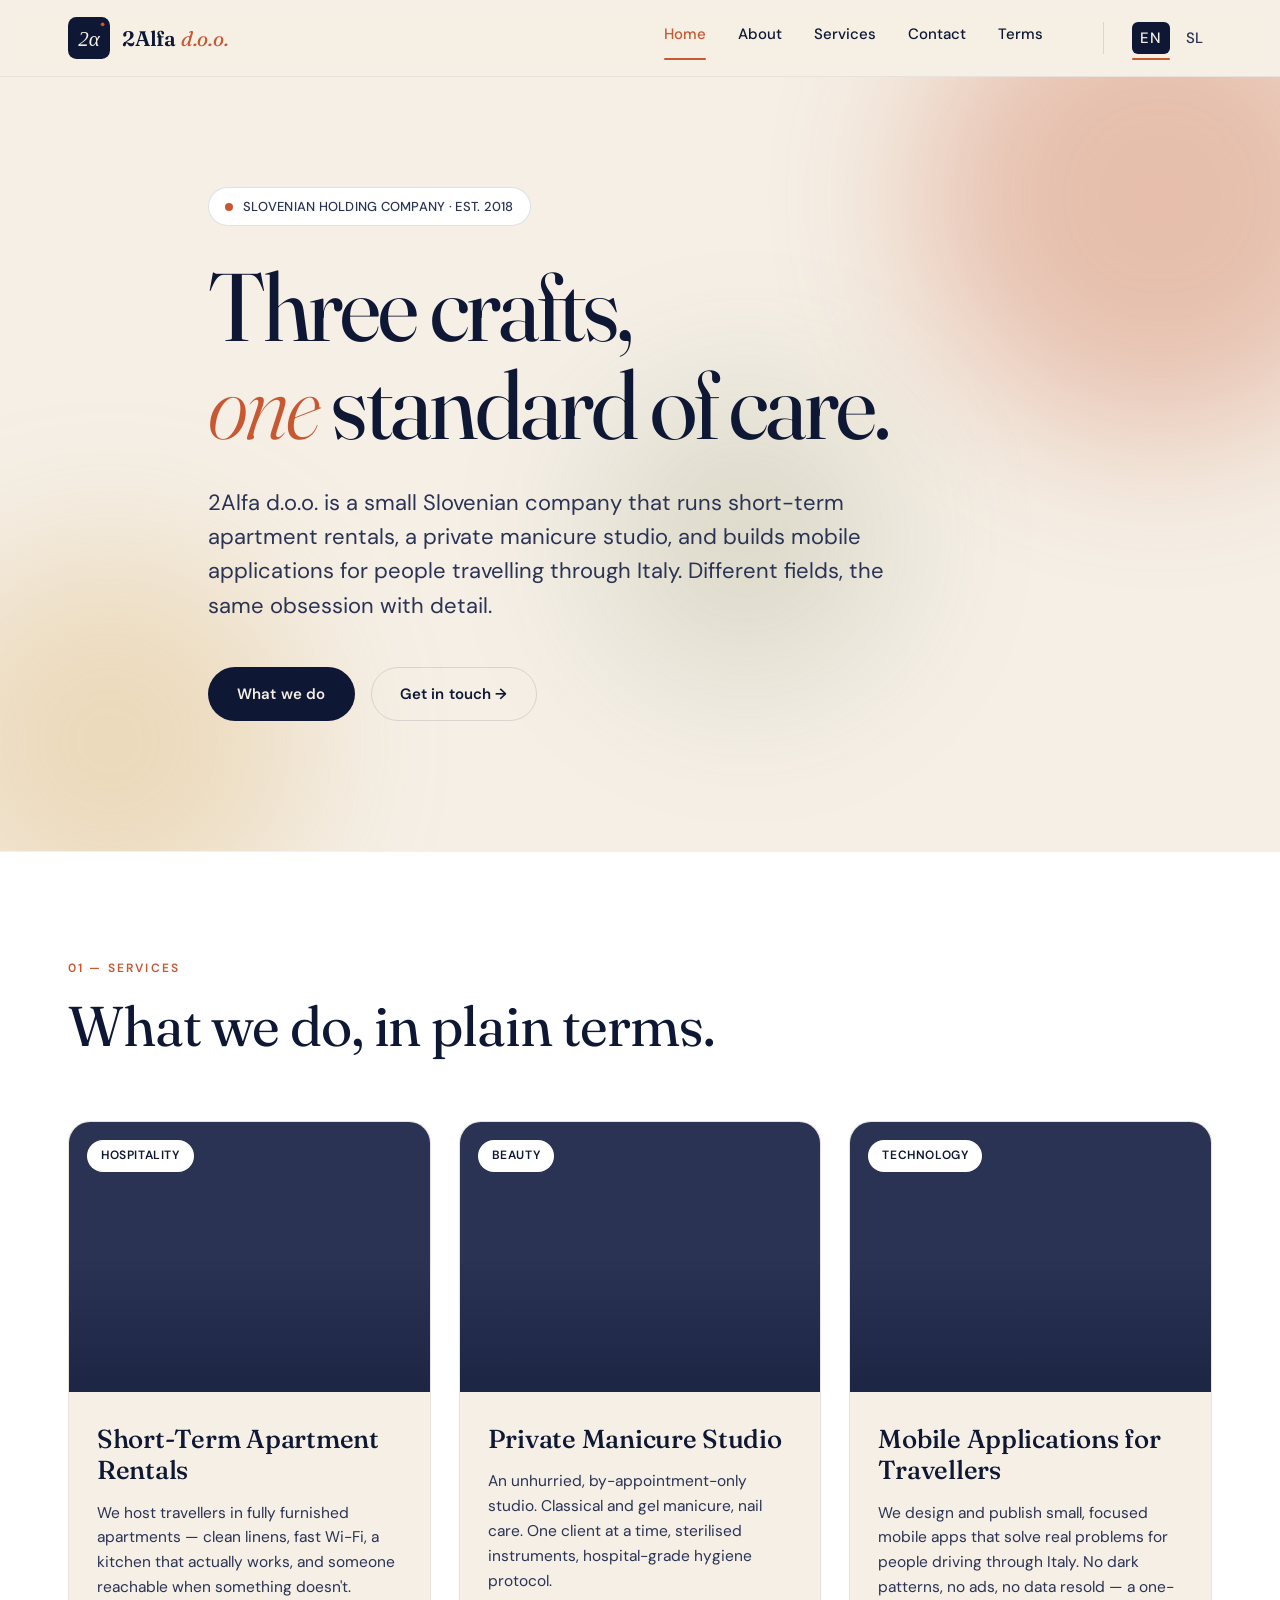
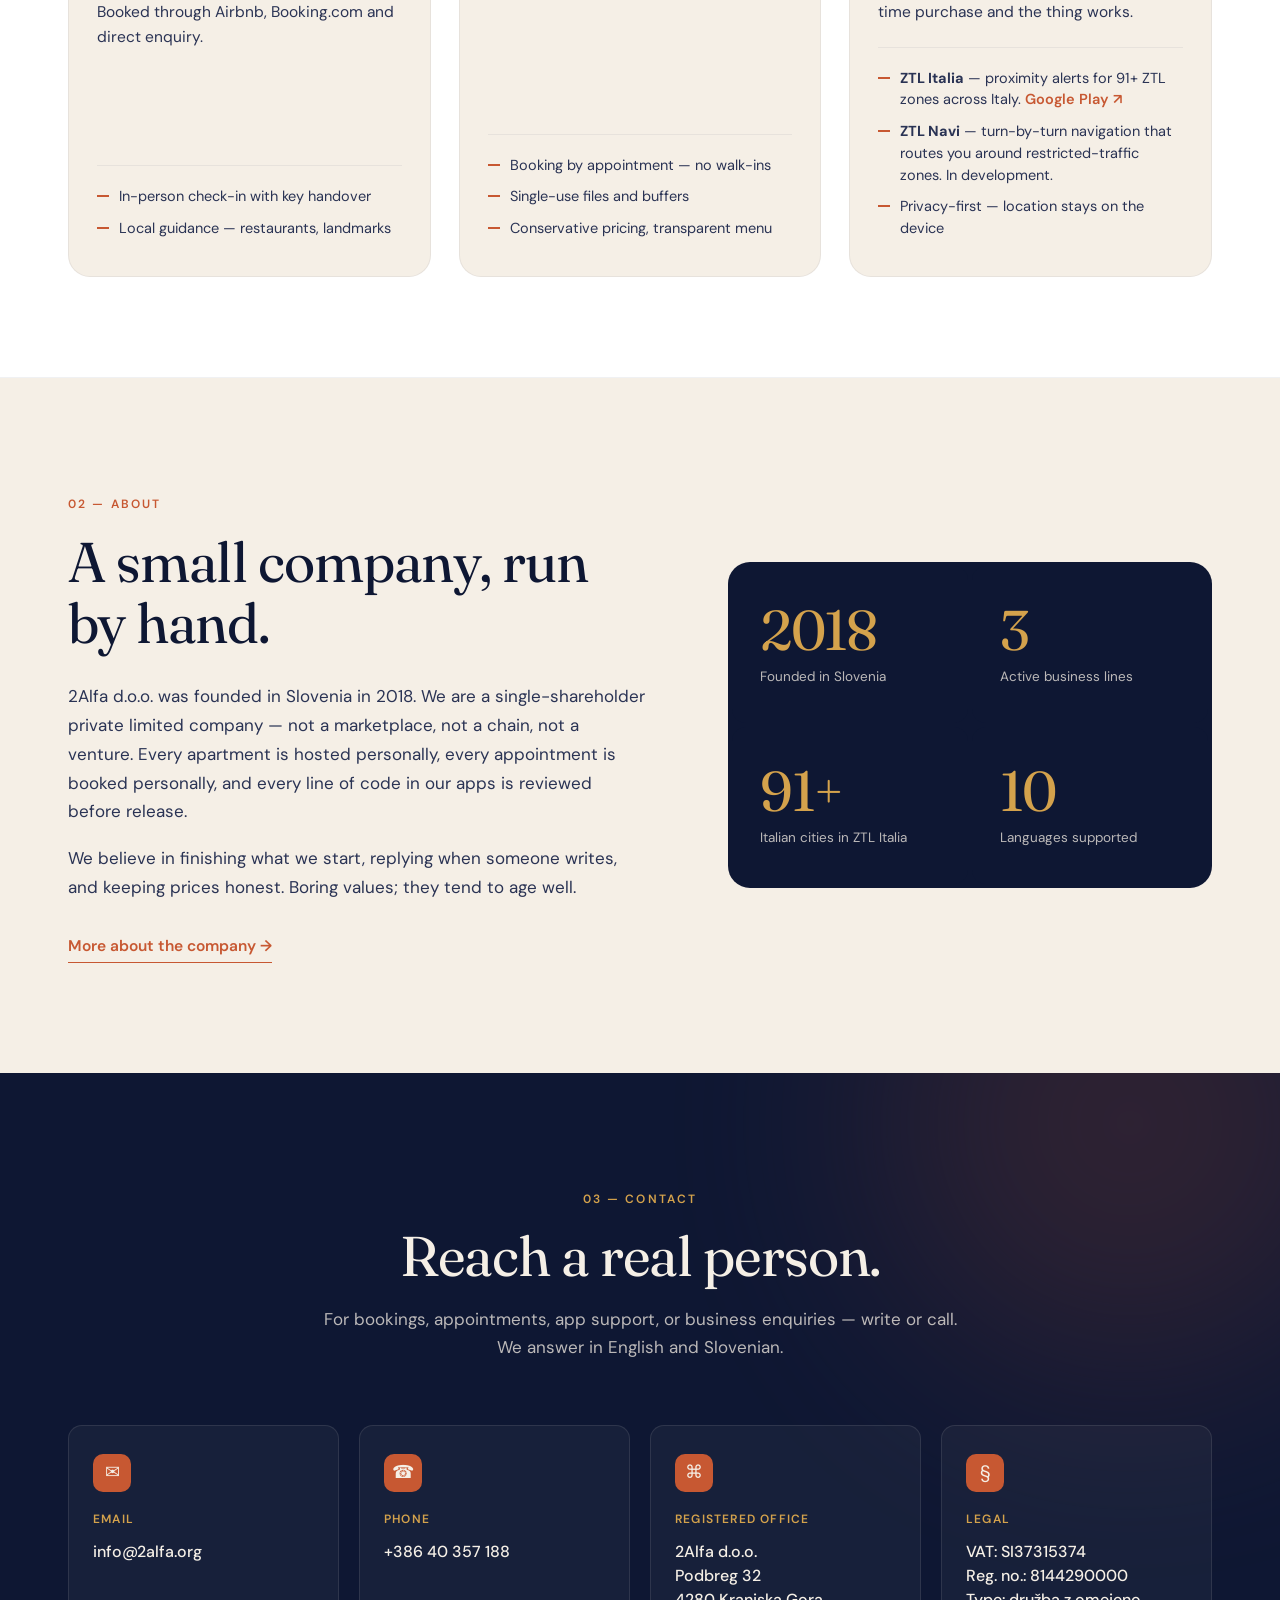
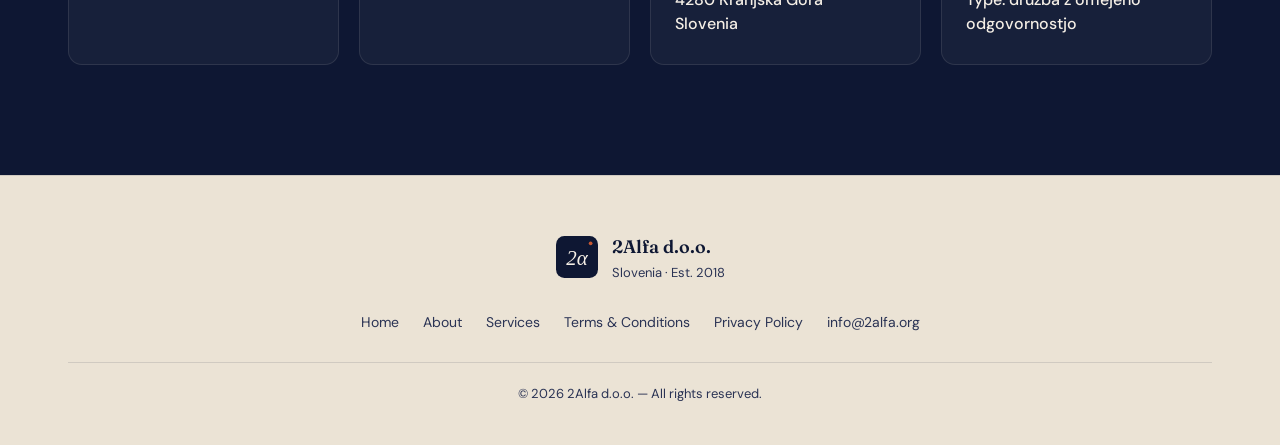
<file: index.html>
<!DOCTYPE html>
<html lang="en">
<head>
  <meta charset="UTF-8">
  <meta name="viewport" content="width=device-width, initial-scale=1.0">
  <title>2Alfa d.o.o. — Hospitality, Beauty & Mobile Technology</title>
  <meta name="description" content="2Alfa d.o.o. is a Slovenian company operating short-term apartment rentals, a manicure studio, and developing mobile applications for travellers in Italy.">
  <link rel="preconnect" href="https://fonts.googleapis.com">
  <link rel="preconnect" href="https://fonts.gstatic.com" crossorigin>
  <link href="https://fonts.googleapis.com/css2?family=Fraunces:ital,opsz,wght@0,9..144,300;0,9..144,400;0,9..144,500;0,9..144,600;0,9..144,700;1,9..144,400&family=DM+Sans:wght@400;500;600;700&display=swap" rel="stylesheet">
  <link rel="stylesheet" href="styles.css">
  <link rel="icon" type="image/svg+xml" href="assets/favicon.svg">
</head>
<body>

<header class="site-header">
  <div class="container header-inner">
    <a href="index.html" class="brand">
      <img src="assets/logo-mark.svg" alt="2Alfa d.o.o." class="brand-mark">
      <span class="brand-name">2Alfa <em>d.o.o.</em></span>
    </a>
    <nav class="site-nav" aria-label="Primary">
      <a href="index.html" class="active">Home</a>
      <a href="about.html">About</a>
      <a href="index.html#services">Services</a>
      <a href="index.html#contact">Contact</a>
      <a href="terms.html">Terms</a>
      <span class="lang-switch">
        <a href="#" class="active">EN</a>
        <a href="sl/index.html">SL</a>
      </span>
    </nav>
  </div>
</header>

<main>

  <!-- HERO -->
  <section class="hero">
    <div class="hero-decor" aria-hidden="true">
      <div class="hero-blob blob-1"></div>
      <div class="hero-blob blob-2"></div>
      <div class="hero-blob blob-3"></div>
    </div>
    <div class="container hero-inner">
      <div class="hero-eyebrow">
        <span class="dot"></span> Slovenian holding company · Est. 2018
      </div>
      <h1 class="hero-title">
        Three crafts,<br>
        <em>one</em> standard of care.
      </h1>
      <p class="hero-lead">
        2Alfa d.o.o. is a small Slovenian company that runs short-term apartment
        rentals, a private manicure studio, and builds mobile applications for
        people travelling through Italy. Different fields, the same obsession
        with detail.
      </p>
      <div class="hero-cta">
        <a href="#services" class="btn btn-primary">What we do</a>
        <a href="#contact" class="btn btn-ghost">Get in touch →</a>
      </div>
    </div>
  </section>

  <!-- SERVICES -->
  <section id="services" class="services">
    <div class="container">
      <div class="section-head">
        <span class="section-label">01 — Services</span>
        <h2 class="section-title">What we do, in plain terms.</h2>
      </div>

      <div class="service-grid">

        <!-- 1. RENTALS -->
        <article class="service-card">
          <div class="service-image" style="background-image: url('https://images.unsplash.com/photo-1502672260266-1c1ef2d93688?w=1200&auto=format&fit=crop&q=80');">
            <span class="service-tag">Hospitality</span>
          </div>
          <div class="service-body">
            <h3 class="service-title">Short-Term Apartment Rentals</h3>
            <p class="service-text">
              We host travellers in fully furnished apartments — clean linens,
              fast Wi-Fi, a kitchen that actually works, and someone reachable
              when something doesn't. Booked through Airbnb, Booking.com and
              direct enquiry.
            </p>
            <ul class="service-list">
              <li>In-person check-in with key handover</li>
              <li>Local guidance — restaurants, landmarks</li>
            </ul>
          </div>
        </article>

        <!-- 2. MANICURE STUDIO -->
        <article class="service-card">
          <div class="service-image" style="background-image: url('https://images.unsplash.com/photo-1604654894610-df63bc536371?w=1200&auto=format&fit=crop&q=80');">
            <span class="service-tag">Beauty</span>
          </div>
          <div class="service-body">
            <h3 class="service-title">Private Manicure Studio</h3>
            <p class="service-text">
              An unhurried, by-appointment-only studio. Classical and gel
              manicure, nail care. One client at a time, sterilised
              instruments, hospital-grade hygiene protocol.
            </p>
            <ul class="service-list">
              <li>Booking by appointment — no walk-ins</li>
              <li>Single-use files and buffers</li>
              <li>Conservative pricing, transparent menu</li>
            </ul>
          </div>
        </article>

        <!-- 3. MOBILE APPS -->
        <article class="service-card">
          <div class="service-image" style="background-image: url('https://images.unsplash.com/photo-1523365154888-8a758819b722?w=1200&auto=format&fit=crop&q=80');">
            <span class="service-tag">Technology</span>
          </div>
          <div class="service-body">
            <h3 class="service-title">Mobile Applications for Travellers</h3>
            <p class="service-text">
              We design and publish small, focused mobile apps that solve real
              problems for people driving through Italy. No dark patterns, no
              ads, no data resold — a one-time purchase and the thing works.
            </p>
            <ul class="service-list">
              <li><strong>ZTL Italia</strong> — proximity alerts for 91+ ZTL zones across Italy. <a href="https://play.google.com/store/apps/details?id=com.andrejalferov.ztlItalia" target="_blank" rel="noopener">Google Play ↗</a></li>
              <li><strong>ZTL Navi</strong> — turn-by-turn navigation that routes you around restricted-traffic zones. In development.</li>
              <li>Privacy-first — location stays on the device</li>
            </ul>
          </div>
        </article>

      </div>
    </div>
  </section>

  <!-- ABOUT BRIEF -->
  <section class="about-brief">
    <div class="container about-inner">
      <div class="about-text">
        <span class="section-label">02 — About</span>
        <h2 class="section-title">A small company, run by hand.</h2>
        <p>
          2Alfa d.o.o. was founded in Slovenia in 2018. We are a single-shareholder
          private limited company — not a marketplace, not a chain, not a
          venture. Every apartment is hosted personally, every appointment is
          booked personally, and every line of code in our apps is reviewed
          before release.
        </p>
        <p>
          We believe in finishing what we start, replying when someone writes,
          and keeping prices honest. Boring values; they tend to age well.
        </p>
        <a href="about.html" class="link-arrow">More about the company →</a>
      </div>
      <div class="about-stats">
        <div class="stat">
          <div class="stat-num">2018</div>
          <div class="stat-label">Founded in Slovenia</div>
        </div>
        <div class="stat">
          <div class="stat-num">3</div>
          <div class="stat-label">Active business lines</div>
        </div>
        <div class="stat">
          <div class="stat-num">91+</div>
          <div class="stat-label">Italian cities in ZTL Italia</div>
        </div>
        <div class="stat">
          <div class="stat-num">10</div>
          <div class="stat-label">Languages supported</div>
        </div>
      </div>
    </div>
  </section>

  <!-- CONTACT -->
  <section id="contact" class="contact">
    <div class="container contact-inner">
      <div class="contact-head">
        <span class="section-label">03 — Contact</span>
        <h2 class="section-title">Reach a real person.</h2>
        <p class="contact-lead">
          For bookings, appointments, app support, or business enquiries — write or call.
          We answer in English and Slovenian.
        </p>
      </div>

      <div class="contact-cards">

        <div class="contact-card">
          <div class="contact-icon">✉</div>
          <div class="contact-label">Email</div>
          <a class="contact-value" href="mailto:info@2alfa.org">info@2alfa.org</a>
        </div>

        <div class="contact-card">
          <div class="contact-icon">☎</div>
          <div class="contact-label">Phone</div>
          <a class="contact-value" href="tel:+38640357188">+386 40 357 188</a>
        </div>

        <div class="contact-card">
          <div class="contact-icon">⌘</div>
          <div class="contact-label">Registered office</div>
          <div class="contact-value">
            2Alfa d.o.o.<br>
            Podbreg 32<br>
            4280 Kranjska Gora<br>
            Slovenia
          </div>
        </div>

        <div class="contact-card">
          <div class="contact-icon">§</div>
          <div class="contact-label">Legal</div>
          <div class="contact-value">
            VAT: SI37315374<br>
            Reg. no.: 8144290000<br>
            Type: družba z omejeno odgovornostjo
          </div>
        </div>

      </div>
    </div>
  </section>

</main>

<footer class="site-footer">
  <div class="container footer-inner">
    <div class="footer-brand">
      <img src="assets/logo-mark.svg" alt="2Alfa d.o.o." class="brand-mark">
      <div>
        <strong>2Alfa d.o.o.</strong>
        <span>Slovenia · Est. 2018</span>
      </div>
    </div>
    <nav class="footer-nav" aria-label="Footer">
      <a href="index.html">Home</a>
      <a href="about.html">About</a>
      <a href="index.html#services">Services</a>
      <a href="terms.html">Terms &amp; Conditions</a>
      <a href="privacy.html">Privacy Policy</a>
      <a href="mailto:info@2alfa.org">info@2alfa.org</a>
    </nav>
    <div class="footer-base">
      © 2026 2Alfa d.o.o. — All rights reserved.
    </div>
  </div>
</footer>

</body>
</html>
</file>
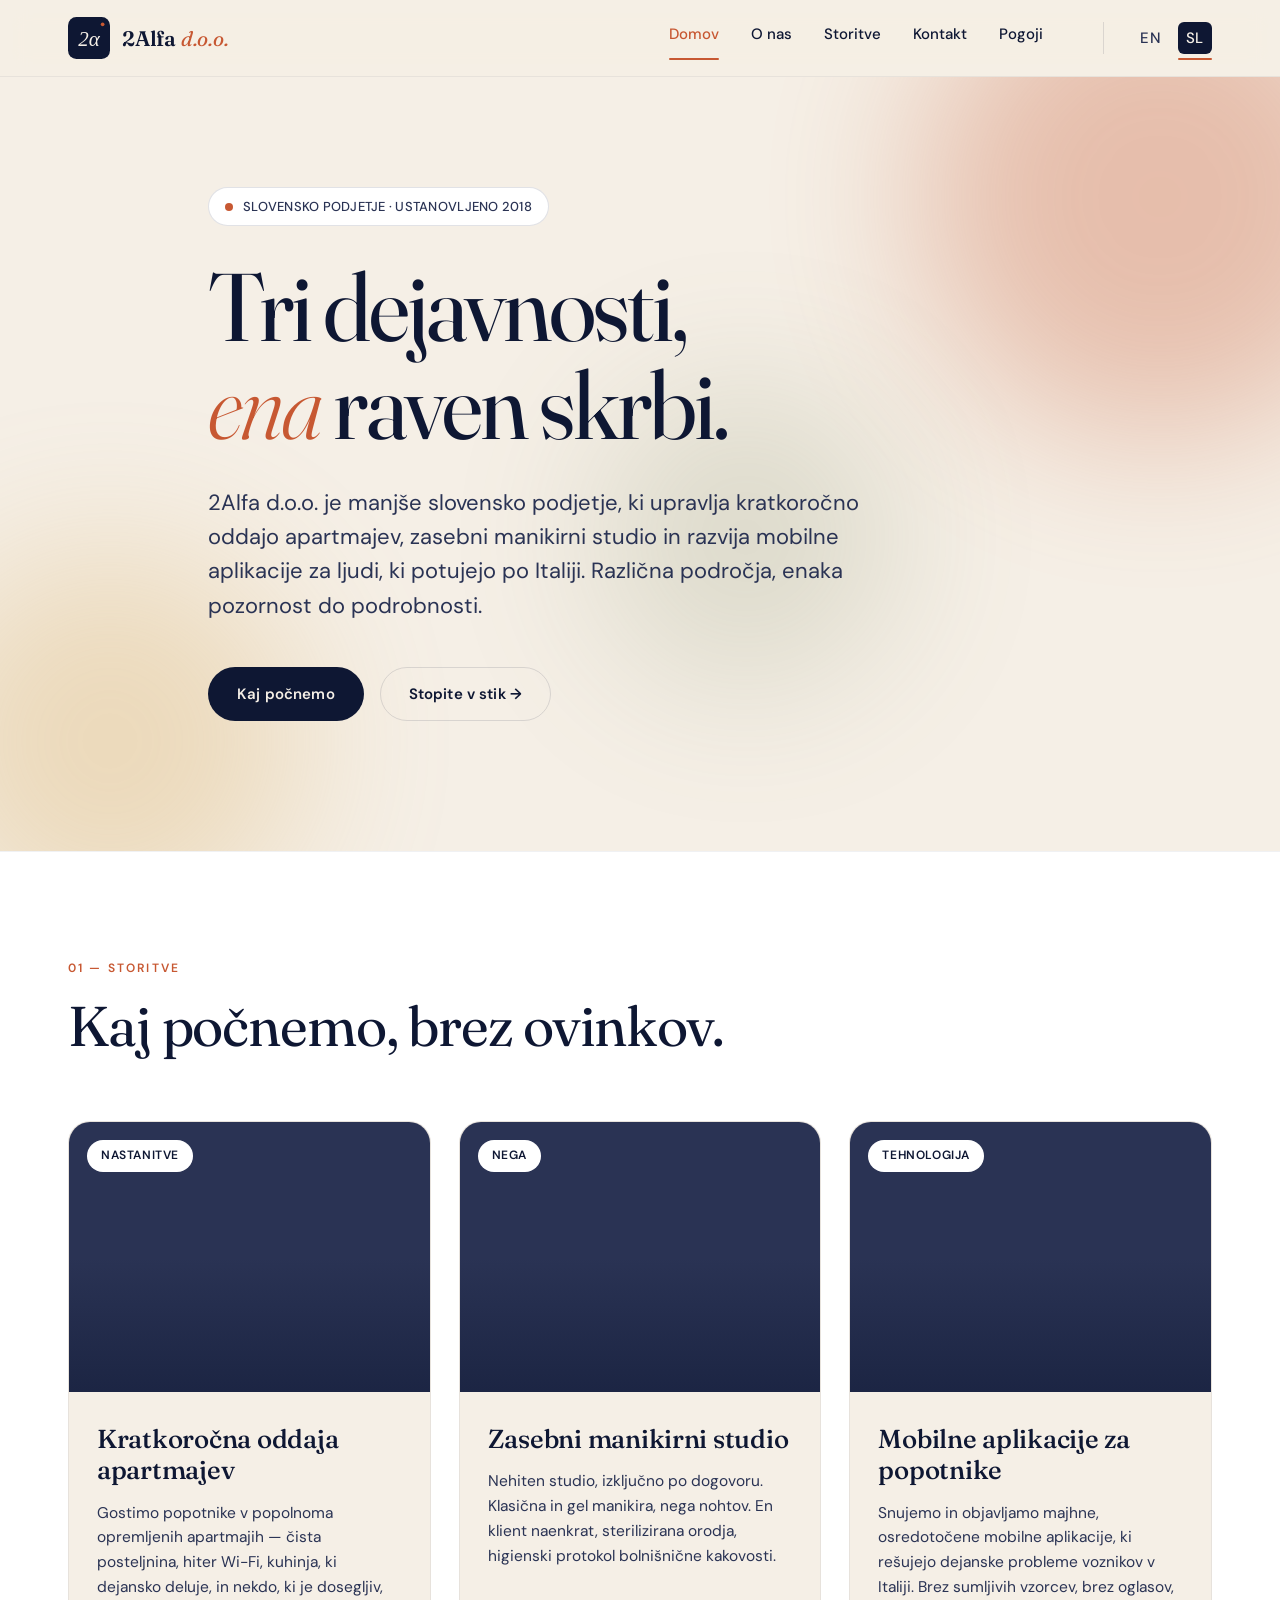
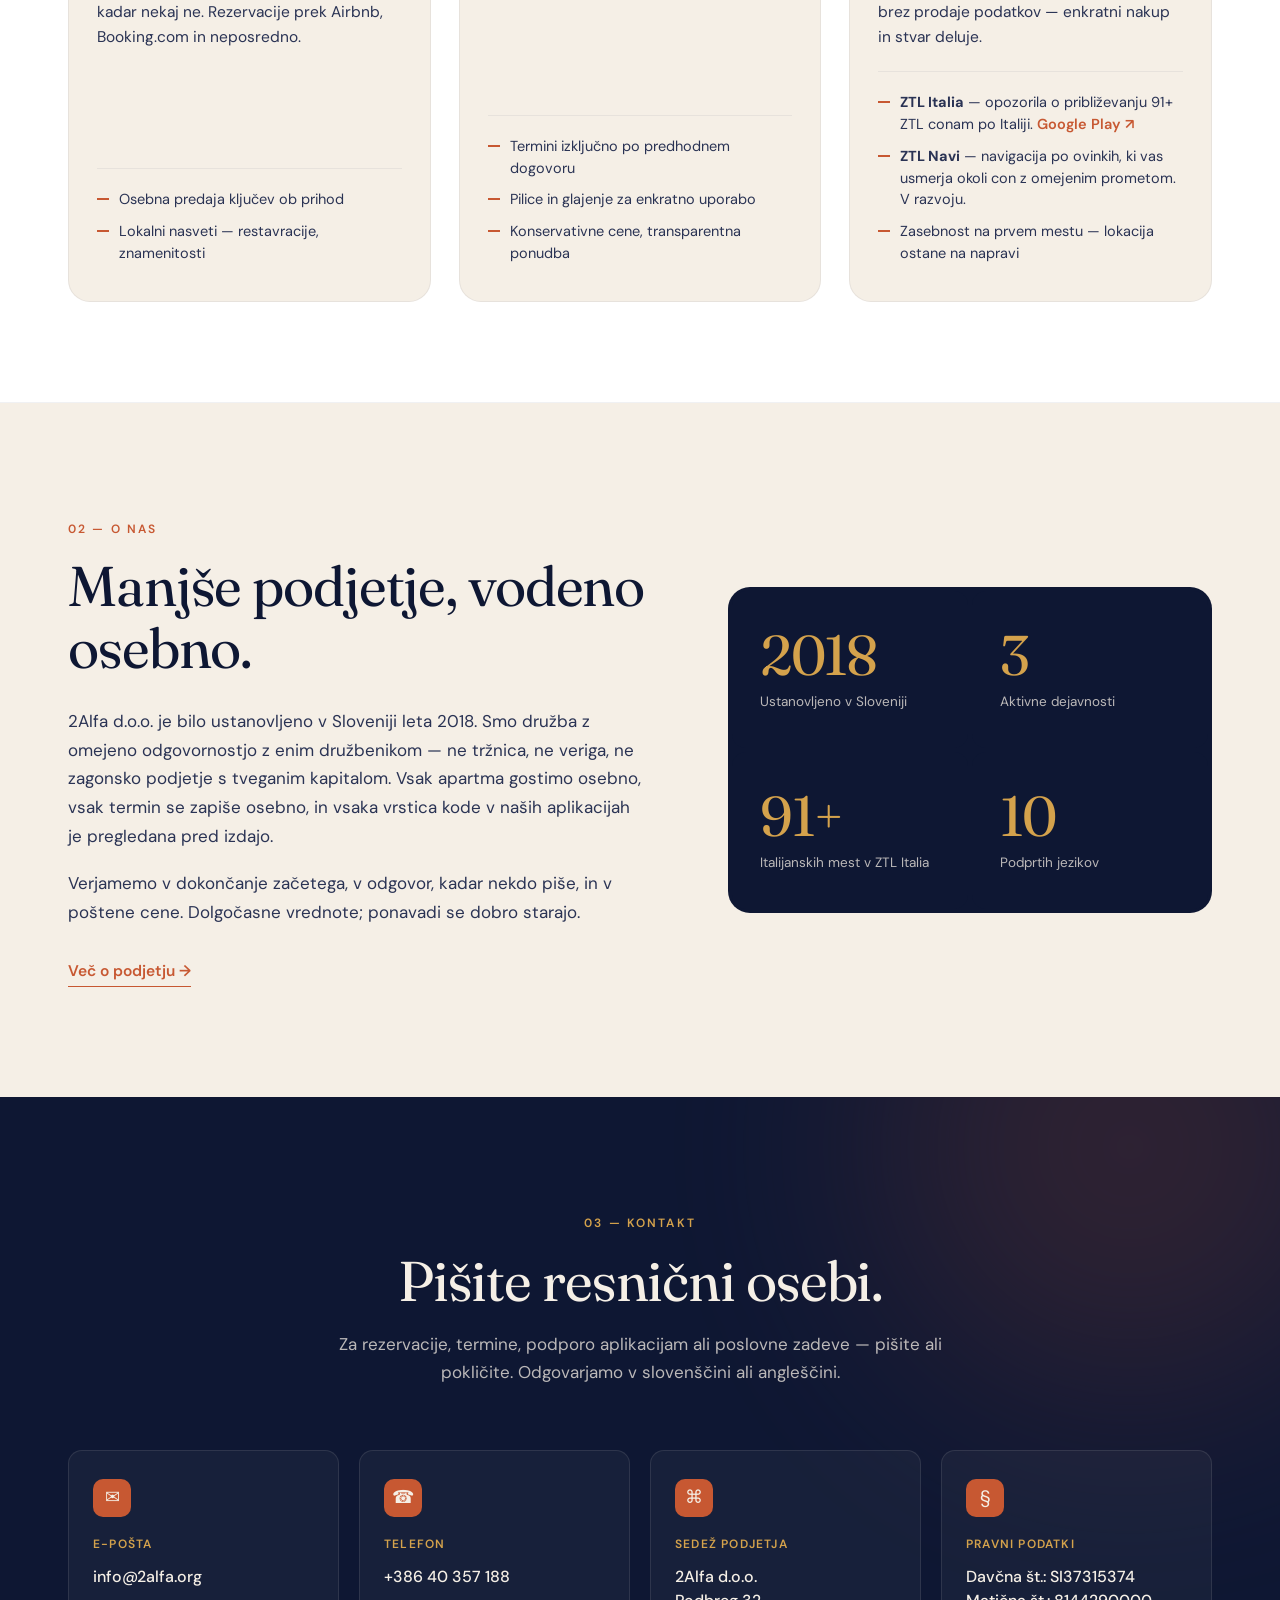
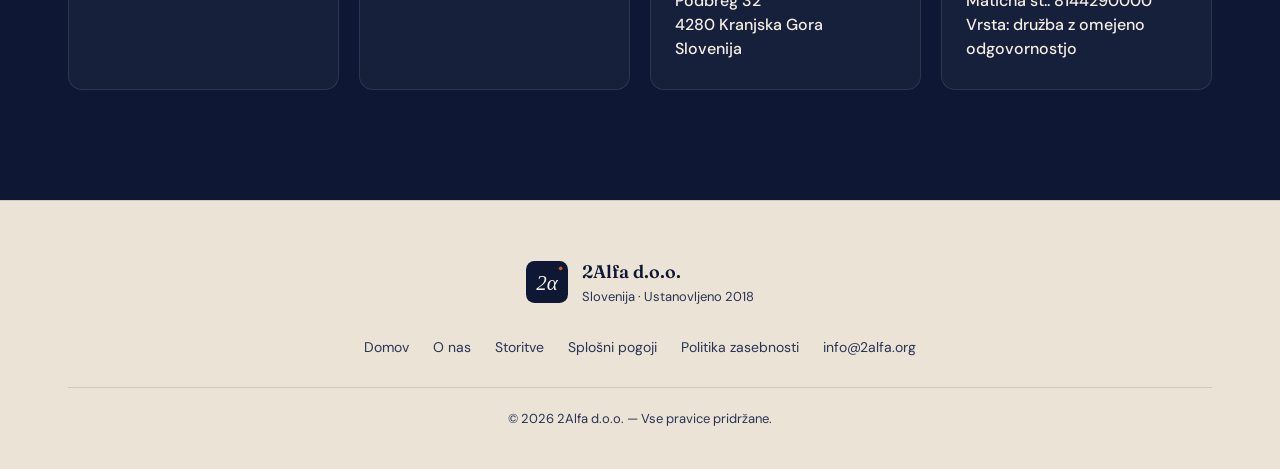
<file: sl/index.html>
<!DOCTYPE html>
<html lang="sl">
<head>
  <meta charset="UTF-8">
  <meta name="viewport" content="width=device-width, initial-scale=1.0">
  <title>2Alfa d.o.o. — Nastanitve, nega in mobilna tehnologija</title>
  <meta name="description" content="2Alfa d.o.o. je slovensko podjetje, ki upravlja kratkoročno oddajo apartmajev, zasebni manikirni studio in razvija mobilne aplikacije za popotnike v Italiji.">
  <link rel="preconnect" href="https://fonts.googleapis.com">
  <link rel="preconnect" href="https://fonts.gstatic.com" crossorigin>
  <link href="https://fonts.googleapis.com/css2?family=Fraunces:ital,opsz,wght@0,9..144,300;0,9..144,400;0,9..144,500;0,9..144,600;0,9..144,700;1,9..144,400&family=DM+Sans:wght@400;500;600;700&display=swap" rel="stylesheet">
  <link rel="stylesheet" href="../styles.css">
  <link rel="icon" type="image/svg+xml" href="../assets/favicon.svg">
</head>
<body>

<header class="site-header">
  <div class="container header-inner">
    <a href="index.html" class="brand">
      <img src="../assets/logo-mark.svg" alt="2Alfa d.o.o." class="brand-mark">
      <span class="brand-name">2Alfa <em>d.o.o.</em></span>
    </a>
    <nav class="site-nav" aria-label="Glavna navigacija">
      <a href="index.html" class="active">Domov</a>
      <a href="about.html">O nas</a>
      <a href="index.html#services">Storitve</a>
      <a href="index.html#contact">Kontakt</a>
      <a href="terms.html">Pogoji</a>
      <span class="lang-switch">
        <a href="../index.html">EN</a>
        <a href="#" class="active">SL</a>
      </span>
    </nav>
  </div>
</header>

<main>

  <!-- HERO -->
  <section class="hero">
    <div class="hero-decor" aria-hidden="true">
      <div class="hero-blob blob-1"></div>
      <div class="hero-blob blob-2"></div>
      <div class="hero-blob blob-3"></div>
    </div>
    <div class="container hero-inner">
      <div class="hero-eyebrow">
        <span class="dot"></span> Slovensko podjetje · Ustanovljeno 2018
      </div>
      <h1 class="hero-title">
        Tri dejavnosti,<br>
        <em>ena</em> raven skrbi.
      </h1>
      <p class="hero-lead">
        2Alfa d.o.o. je manjše slovensko podjetje, ki upravlja kratkoročno
        oddajo apartmajev, zasebni manikirni studio in razvija mobilne
        aplikacije za ljudi, ki potujejo po Italiji. Različna področja, enaka
        pozornost do podrobnosti.
      </p>
      <div class="hero-cta">
        <a href="#services" class="btn btn-primary">Kaj počnemo</a>
        <a href="#contact" class="btn btn-ghost">Stopite v stik →</a>
      </div>
    </div>
  </section>

  <!-- SERVICES -->
  <section id="services" class="services">
    <div class="container">
      <div class="section-head">
        <span class="section-label">01 — Storitve</span>
        <h2 class="section-title">Kaj počnemo, brez ovinkov.</h2>
      </div>

      <div class="service-grid">

        <article class="service-card">
          <div class="service-image" style="background-image: url('https://images.unsplash.com/photo-1502672260266-1c1ef2d93688?w=1200&auto=format&fit=crop&q=80');">
            <span class="service-tag">Nastanitve</span>
          </div>
          <div class="service-body">
            <h3 class="service-title">Kratkoročna oddaja apartmajev</h3>
            <p class="service-text">
              Gostimo popotnike v popolnoma opremljenih apartmajih — čista
              posteljnina, hiter Wi-Fi, kuhinja, ki dejansko deluje, in nekdo,
              ki je dosegljiv, kadar nekaj ne. Rezervacije prek Airbnb, Booking.com
              in neposredno.
            </p>
            <ul class="service-list">
              <li>Osebna predaja ključev ob prihod</li>
              <li>Lokalni nasveti — restavracije, znamenitosti</li>
            </ul>
          </div>
        </article>

        <article class="service-card">
          <div class="service-image" style="background-image: url('https://images.unsplash.com/photo-1604654894610-df63bc536371?w=1200&auto=format&fit=crop&q=80');">
            <span class="service-tag">Nega</span>
          </div>
          <div class="service-body">
            <h3 class="service-title">Zasebni manikirni studio</h3>
            <p class="service-text">
              Nehiten studio, izključno po dogovoru. Klasična in gel manikira,
              nega nohtov. En klient naenkrat, sterilizirana orodja,
              higienski protokol bolnišnične kakovosti.
            </p>
            <ul class="service-list">
              <li>Termini izključno po predhodnem dogovoru</li>
              <li>Pilice in glajenje za enkratno uporabo</li>
              <li>Konservativne cene, transparentna ponudba</li>
            </ul>
          </div>
        </article>

        <article class="service-card">
          <div class="service-image" style="background-image: url('https://images.unsplash.com/photo-1523365154888-8a758819b722?w=1200&auto=format&fit=crop&q=80');">
            <span class="service-tag">Tehnologija</span>
          </div>
          <div class="service-body">
            <h3 class="service-title">Mobilne aplikacije za popotnike</h3>
            <p class="service-text">
              Snujemo in objavljamo majhne, osredotočene mobilne aplikacije, ki
              rešujejo dejanske probleme voznikov v Italiji. Brez sumljivih
              vzorcev, brez oglasov, brez prodaje podatkov — enkratni nakup in
              stvar deluje.
            </p>
            <ul class="service-list">
              <li><strong>ZTL Italia</strong> — opozorila o približevanju 91+ ZTL conam po Italiji. <a href="https://play.google.com/store/apps/details?id=com.andrejalferov.ztlItalia" target="_blank" rel="noopener">Google Play ↗</a></li>
              <li><strong>ZTL Navi</strong> — navigacija po ovinkih, ki vas usmerja okoli con z omejenim prometom. V razvoju.</li>
              <li>Zasebnost na prvem mestu — lokacija ostane na napravi</li>
            </ul>
          </div>
        </article>

      </div>
    </div>
  </section>

  <!-- ABOUT BRIEF -->
  <section class="about-brief">
    <div class="container about-inner">
      <div class="about-text">
        <span class="section-label">02 — O nas</span>
        <h2 class="section-title">Manjše podjetje, vodeno osebno.</h2>
        <p>
          2Alfa d.o.o. je bilo ustanovljeno v Sloveniji leta 2018. Smo družba
          z omejeno odgovornostjo z enim družbenikom — ne tržnica, ne veriga,
          ne zagonsko podjetje s tveganim kapitalom. Vsak apartma gostimo
          osebno, vsak termin se zapiše osebno, in vsaka vrstica kode v naših
          aplikacijah je pregledana pred izdajo.
        </p>
        <p>
          Verjamemo v dokončanje začetega, v odgovor, kadar nekdo piše, in v
          poštene cene. Dolgočasne vrednote; ponavadi se dobro starajo.
        </p>
        <a href="about.html" class="link-arrow">Več o podjetju →</a>
      </div>
      <div class="about-stats">
        <div class="stat">
          <div class="stat-num">2018</div>
          <div class="stat-label">Ustanovljeno v Sloveniji</div>
        </div>
        <div class="stat">
          <div class="stat-num">3</div>
          <div class="stat-label">Aktivne dejavnosti</div>
        </div>
        <div class="stat">
          <div class="stat-num">91+</div>
          <div class="stat-label">Italijanskih mest v ZTL Italia</div>
        </div>
        <div class="stat">
          <div class="stat-num">10</div>
          <div class="stat-label">Podprtih jezikov</div>
        </div>
      </div>
    </div>
  </section>

  <!-- CONTACT -->
  <section id="contact" class="contact">
    <div class="container contact-inner">
      <div class="contact-head">
        <span class="section-label">03 — Kontakt</span>
        <h2 class="section-title">Pišite resnični osebi.</h2>
        <p class="contact-lead">
          Za rezervacije, termine, podporo aplikacijam ali poslovne zadeve —
          pišite ali pokličite. Odgovarjamo v slovenščini ali angleščini.
        </p>
      </div>

      <div class="contact-cards">

        <div class="contact-card">
          <div class="contact-icon">✉</div>
          <div class="contact-label">E-pošta</div>
          <a class="contact-value" href="mailto:info@2alfa.org">info@2alfa.org</a>
        </div>

        <div class="contact-card">
          <div class="contact-icon">☎</div>
          <div class="contact-label">Telefon</div>
          <a class="contact-value" href="tel:+38640357188">+386 40 357 188</a>
        </div>

        <div class="contact-card">
          <div class="contact-icon">⌘</div>
          <div class="contact-label">Sedež podjetja</div>
          <div class="contact-value">
            2Alfa d.o.o.<br>
            Podbreg 32<br>
            4280 Kranjska Gora<br>
            Slovenija
          </div>
        </div>

        <div class="contact-card">
          <div class="contact-icon">§</div>
          <div class="contact-label">Pravni podatki</div>
          <div class="contact-value">
            Davčna št.: SI37315374<br>
            Matična št.: 8144290000<br>
            Vrsta: družba z omejeno odgovornostjo
          </div>
        </div>

      </div>
    </div>
  </section>

</main>

<footer class="site-footer">
  <div class="container footer-inner">
    <div class="footer-brand">
      <img src="../assets/logo-mark.svg" alt="2Alfa d.o.o." class="brand-mark">
      <div>
        <strong>2Alfa d.o.o.</strong>
        <span>Slovenija · Ustanovljeno 2018</span>
      </div>
    </div>
    <nav class="footer-nav" aria-label="Footer">
      <a href="index.html">Domov</a>
      <a href="about.html">O nas</a>
      <a href="index.html#services">Storitve</a>
      <a href="terms.html">Splošni pogoji</a>
      <a href="privacy.html">Politika zasebnosti</a>
      <a href="mailto:info@2alfa.org">info@2alfa.org</a>
    </nav>
    <div class="footer-base">
      © 2026 2Alfa d.o.o. — Vse pravice pridržane.
    </div>
  </div>
</footer>

</body>
</html>
</file>
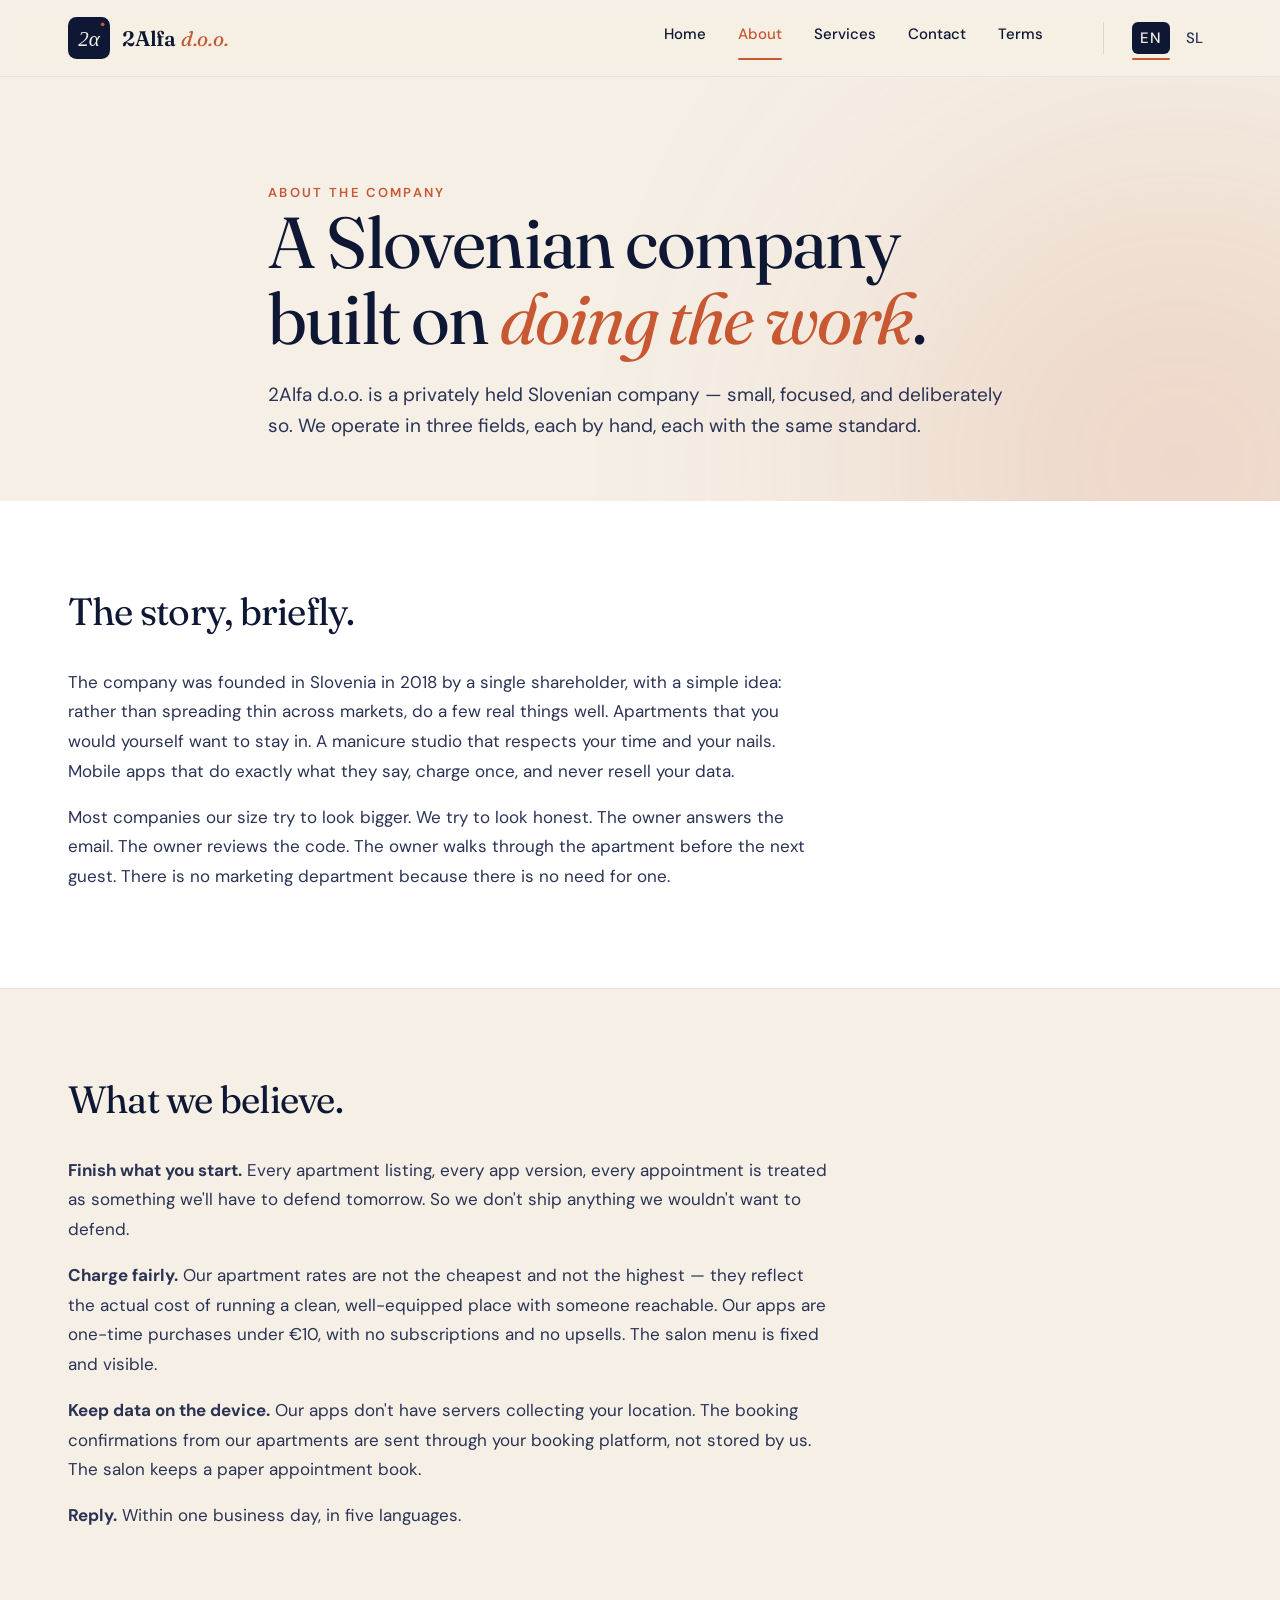
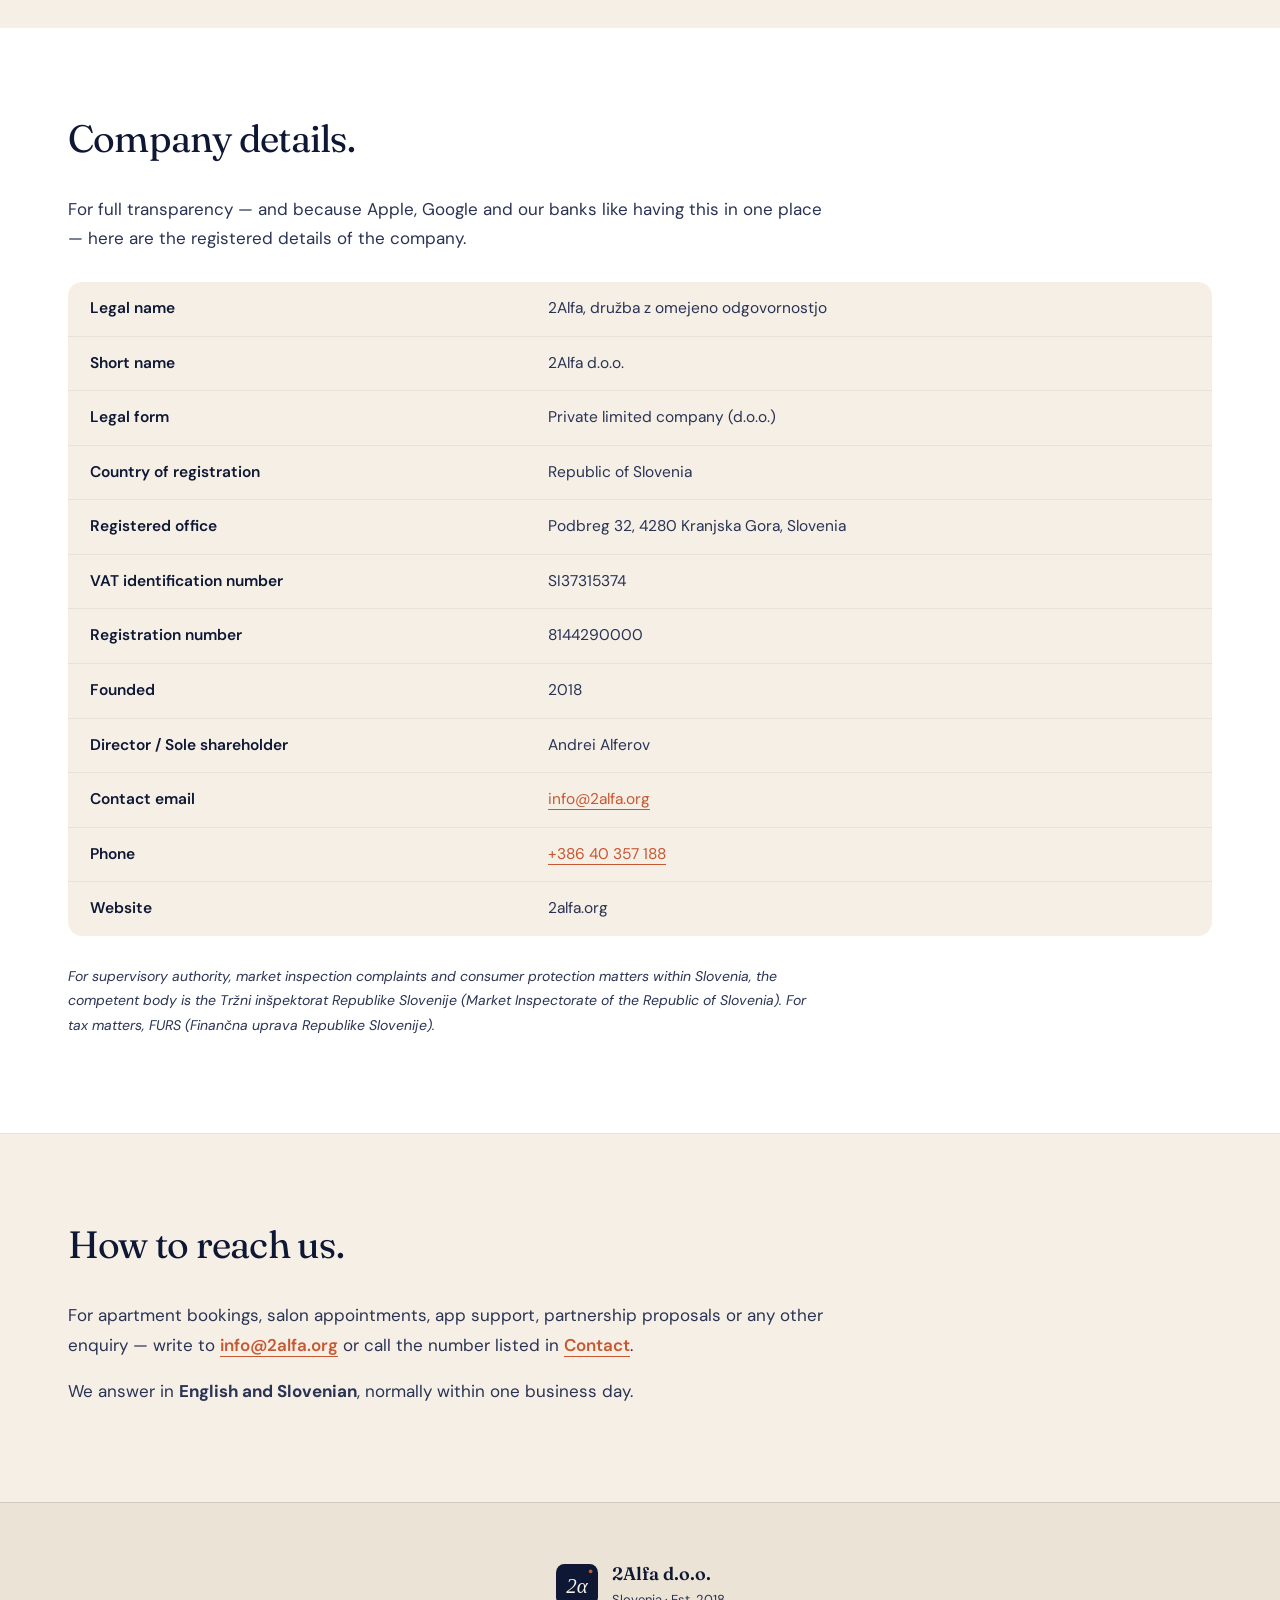
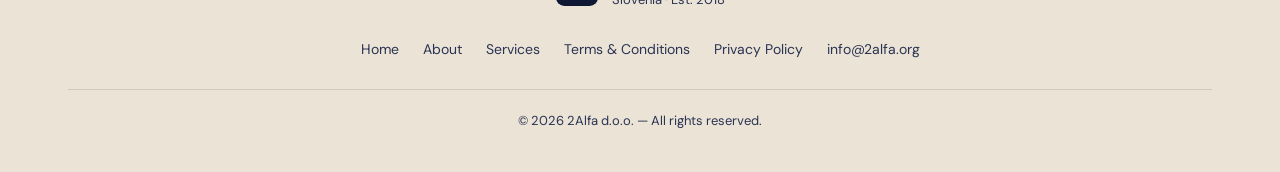
<file: about.html>
<!DOCTYPE html>
<html lang="en">
<head>
  <meta charset="UTF-8">
  <meta name="viewport" content="width=device-width, initial-scale=1.0">
  <title>About — 2Alfa d.o.o.</title>
  <meta name="description" content="About 2Alfa d.o.o. — a small Slovenian company operating in hospitality, beauty and mobile technology.">
  <link rel="preconnect" href="https://fonts.googleapis.com">
  <link rel="preconnect" href="https://fonts.gstatic.com" crossorigin>
  <link href="https://fonts.googleapis.com/css2?family=Fraunces:ital,opsz,wght@0,9..144,300;0,9..144,400;0,9..144,500;0,9..144,600;0,9..144,700;1,9..144,400&family=DM+Sans:wght@400;500;600;700&display=swap" rel="stylesheet">
  <link rel="stylesheet" href="styles.css">
  <link rel="icon" type="image/svg+xml" href="assets/favicon.svg">
</head>
<body>

<header class="site-header">
  <div class="container header-inner">
    <a href="index.html" class="brand">
      <img src="assets/logo-mark.svg" alt="2Alfa d.o.o." class="brand-mark">
      <span class="brand-name">2Alfa <em>d.o.o.</em></span>
    </a>
    <nav class="site-nav" aria-label="Primary">
      <a href="index.html">Home</a>
      <a href="about.html" class="active">About</a>
      <a href="index.html#services">Services</a>
      <a href="index.html#contact">Contact</a>
      <a href="terms.html">Terms</a>
      <span class="lang-switch">
        <a href="#" class="active">EN</a>
        <a href="sl/about.html">SL</a>
      </span>
    </nav>
  </div>
</header>

<main>

  <section class="about-hero">
    <div class="container about-hero-inner">
      <span class="legal-eyebrow">About the company</span>
      <h1>A Slovenian company<br>built on <em>doing the work</em>.</h1>
      <p>
        2Alfa d.o.o. is a privately held Slovenian company — small, focused, and
        deliberately so. We operate in three fields, each by hand, each with the
        same standard.
      </p>
    </div>
  </section>

  <section class="about-section">
    <div class="container">
      <h2>The story, briefly.</h2>
      <p>
        The company was founded in Slovenia in 2018 by a single shareholder, with
        a simple idea: rather than spreading thin across markets, do a few real
        things well. Apartments that you would yourself want to stay in. A
        manicure studio that respects your time and your nails. Mobile apps that
        do exactly what they say, charge once, and never resell your data.
      </p>
      <p>
        Most companies our size try to look bigger. We try to look honest. The
        owner answers the email. The owner reviews the code. The owner walks
        through the apartment before the next guest. There is no marketing
        department because there is no need for one.
      </p>
    </div>
  </section>

  <section class="about-section" style="background: var(--cream);">
    <div class="container">
      <h2>What we believe.</h2>
      <p><strong>Finish what you start.</strong> Every apartment listing, every
      app version, every appointment is treated as something we'll have to
      defend tomorrow. So we don't ship anything we wouldn't want to defend.</p>

      <p><strong>Charge fairly.</strong> Our apartment rates are not the cheapest
      and not the highest — they reflect the actual cost of running a clean,
      well-equipped place with someone reachable. Our apps are one-time
      purchases under €10, with no subscriptions and no upsells. The salon
      menu is fixed and visible.</p>

      <p><strong>Keep data on the device.</strong> Our apps don't have servers
      collecting your location. The booking confirmations from our apartments
      are sent through your booking platform, not stored by us. The salon
      keeps a paper appointment book.</p>

      <p><strong>Reply.</strong> Within one business day, in five languages.</p>
    </div>
  </section>

  <section class="about-section">
    <div class="container">
      <h2>Company details.</h2>
      <p>
        For full transparency — and because Apple, Google and our banks like
        having this in one place — here are the registered details of the
        company.
      </p>

      <table class="legal-table">
        <tr>
          <td>Legal name</td>
          <td>2Alfa, družba z omejeno odgovornostjo</td>
        </tr>
        <tr>
          <td>Short name</td>
          <td>2Alfa d.o.o.</td>
        </tr>
        <tr>
          <td>Legal form</td>
          <td>Private limited company (d.o.o.)</td>
        </tr>
        <tr>
          <td>Country of registration</td>
          <td>Republic of Slovenia</td>
        </tr>
        <tr>
          <td>Registered office</td>
          <td>Podbreg 32, 4280 Kranjska Gora, Slovenia</td>
        </tr>
        <tr>
          <td>VAT identification number</td>
          <td>SI37315374</td>
        </tr>
        <tr>
          <td>Registration number</td>
          <td>8144290000</td>
        </tr>
        <tr>
          <td>Founded</td>
          <td>2018</td>
        </tr>
        <tr>
          <td>Director / Sole shareholder</td>
          <td>Andrei Alferov</td>
        </tr>
        <tr>
          <td>Contact email</td>
          <td><a href="mailto:info@2alfa.org" style="color: var(--terra); border-bottom: 1px solid var(--terra);">info@2alfa.org</a></td>
        </tr>
        <tr>
          <td>Phone</td>
          <td><a href="tel:+38640357188" style="color: var(--terra); border-bottom: 1px solid var(--terra);">+386 40 357 188</a></td>
        </tr>
        <tr>
          <td>Website</td>
          <td>2alfa.org</td>
        </tr>
      </table>

      <p style="font-size: 14px; color: var(--ink-soft); font-style: italic; margin-top: 24px;">
        For supervisory authority, market inspection complaints and consumer
        protection matters within Slovenia, the competent body is the Tržni
        inšpektorat Republike Slovenije (Market Inspectorate of the Republic of
        Slovenia). For tax matters, FURS (Finančna uprava Republike Slovenije).
      </p>
    </div>
  </section>

  <section class="about-section" style="background: var(--cream);">
    <div class="container">
      <h2>How to reach us.</h2>
      <p>
        For apartment bookings, salon appointments, app support, partnership
        proposals or any other enquiry — write to
        <a href="mailto:info@2alfa.org" style="color: var(--terra); border-bottom: 1px solid var(--terra); font-weight: 600;">info@2alfa.org</a>
        or call the number listed in <a href="index.html#contact" style="color: var(--terra); border-bottom: 1px solid var(--terra); font-weight: 600;">Contact</a>.
      </p>
      <p>
        We answer in <strong>English and Slovenian</strong>, normally within one business day.
      </p>
    </div>
  </section>

</main>

<footer class="site-footer">
  <div class="container footer-inner">
    <div class="footer-brand">
      <img src="assets/logo-mark.svg" alt="2Alfa d.o.o." class="brand-mark">
      <div>
        <strong>2Alfa d.o.o.</strong>
        <span>Slovenia · Est. 2018</span>
      </div>
    </div>
    <nav class="footer-nav" aria-label="Footer">
      <a href="index.html">Home</a>
      <a href="about.html">About</a>
      <a href="index.html#services">Services</a>
      <a href="terms.html">Terms &amp; Conditions</a>
      <a href="privacy.html">Privacy Policy</a>
      <a href="mailto:info@2alfa.org">info@2alfa.org</a>
    </nav>
    <div class="footer-base">
      © 2026 2Alfa d.o.o. — All rights reserved.
    </div>
  </div>
</footer>

</body>
</html>
</file>
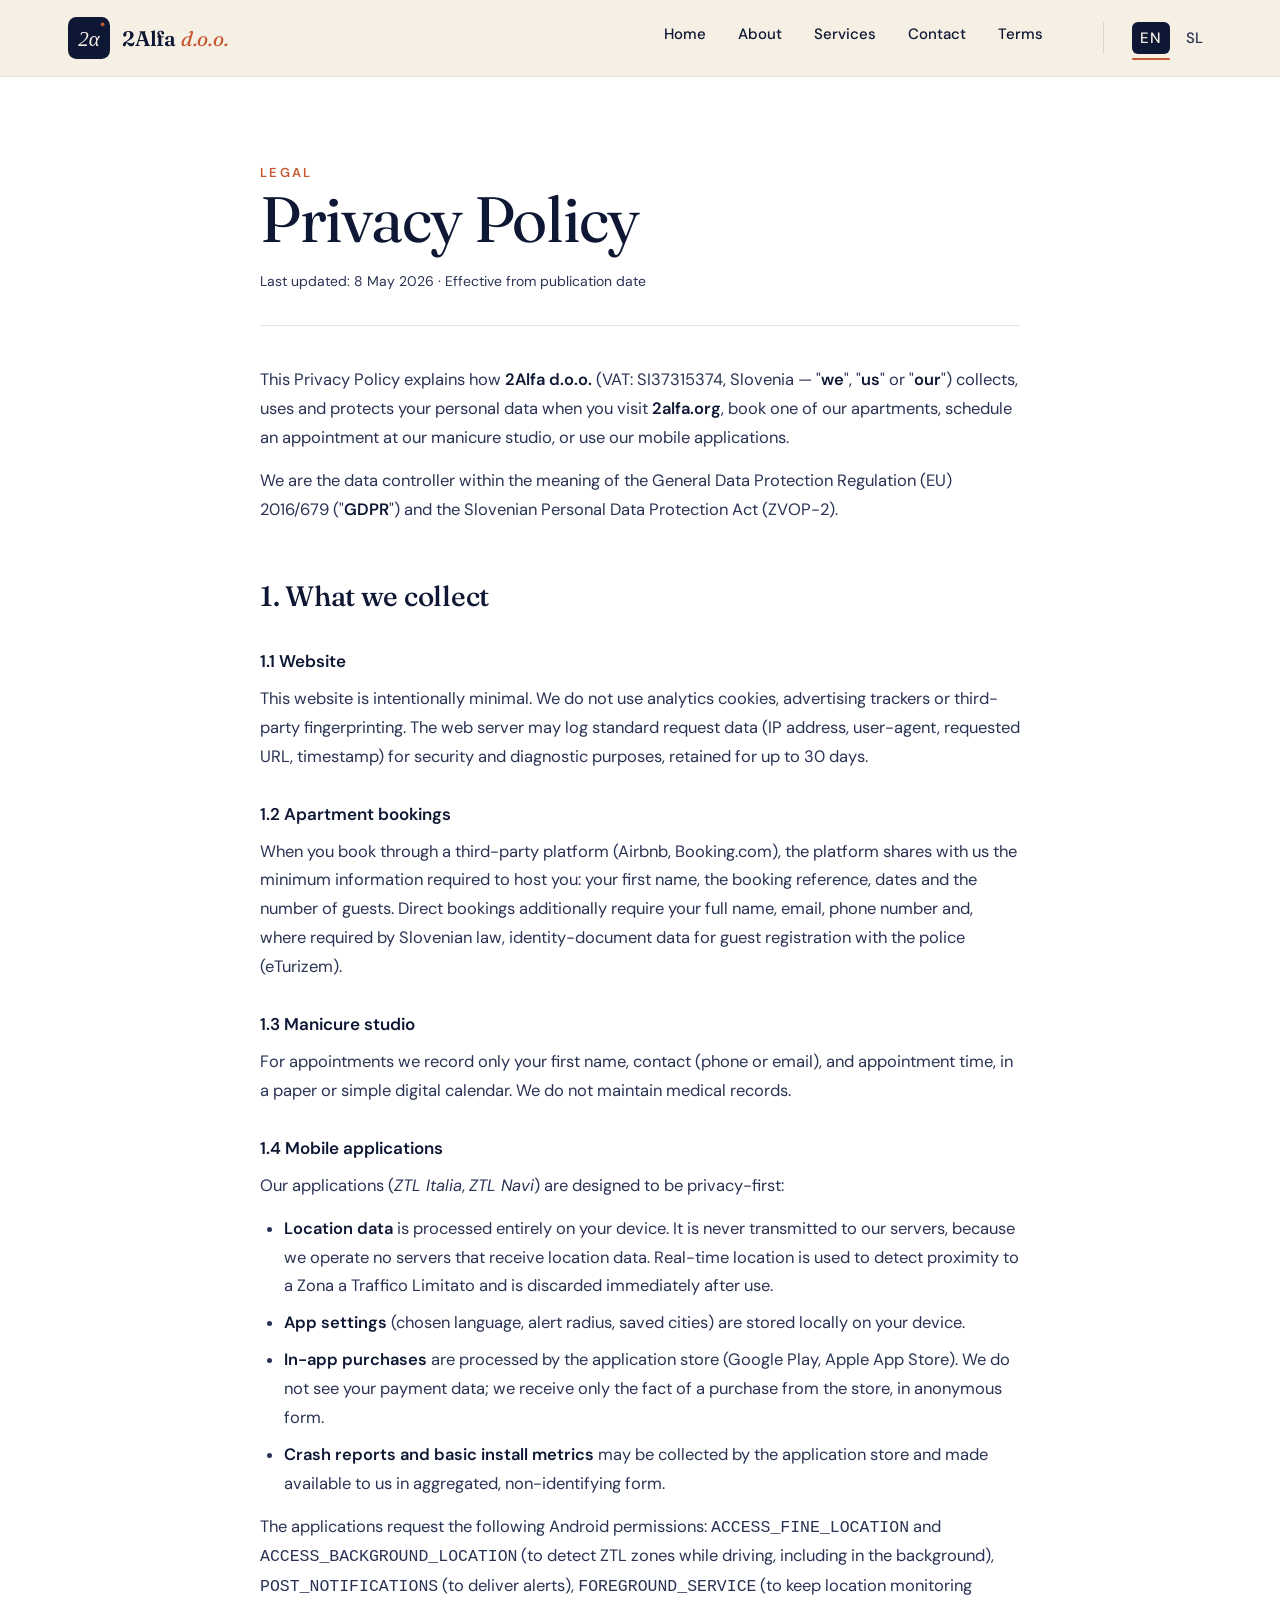
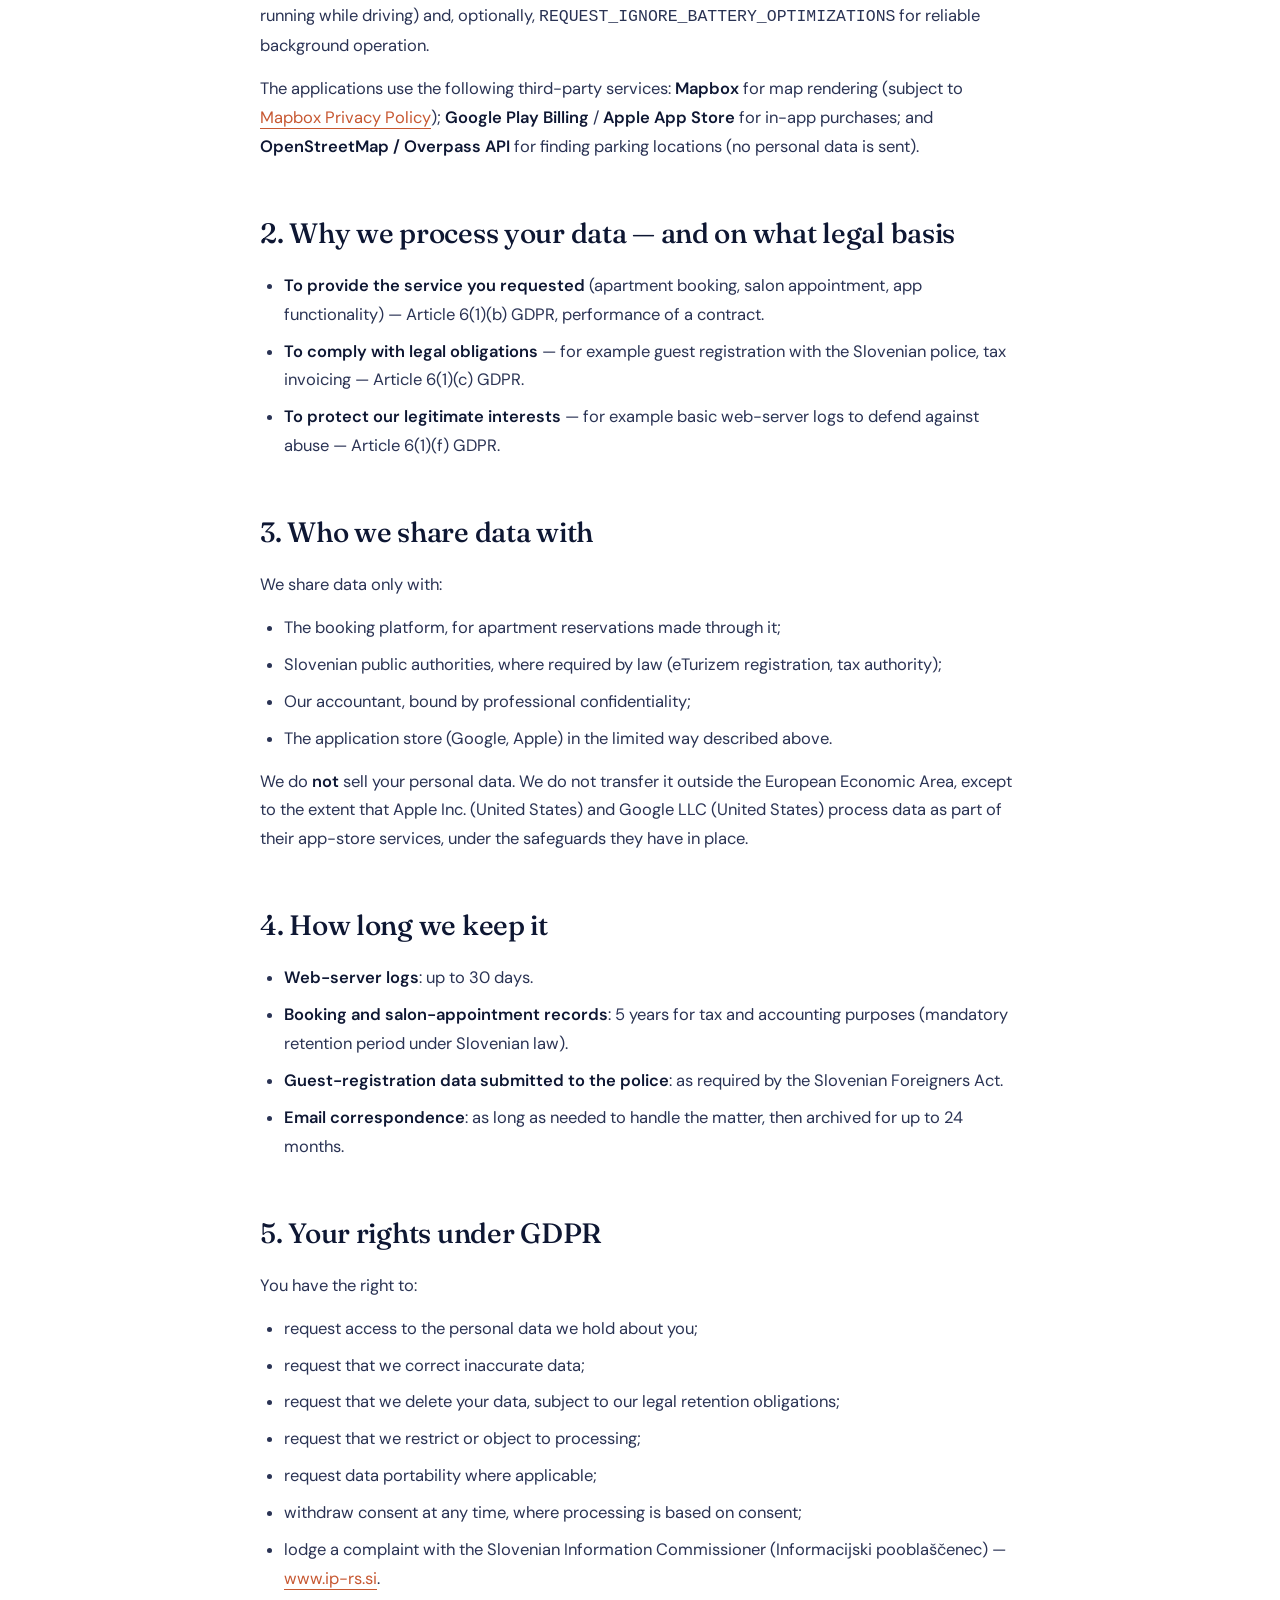
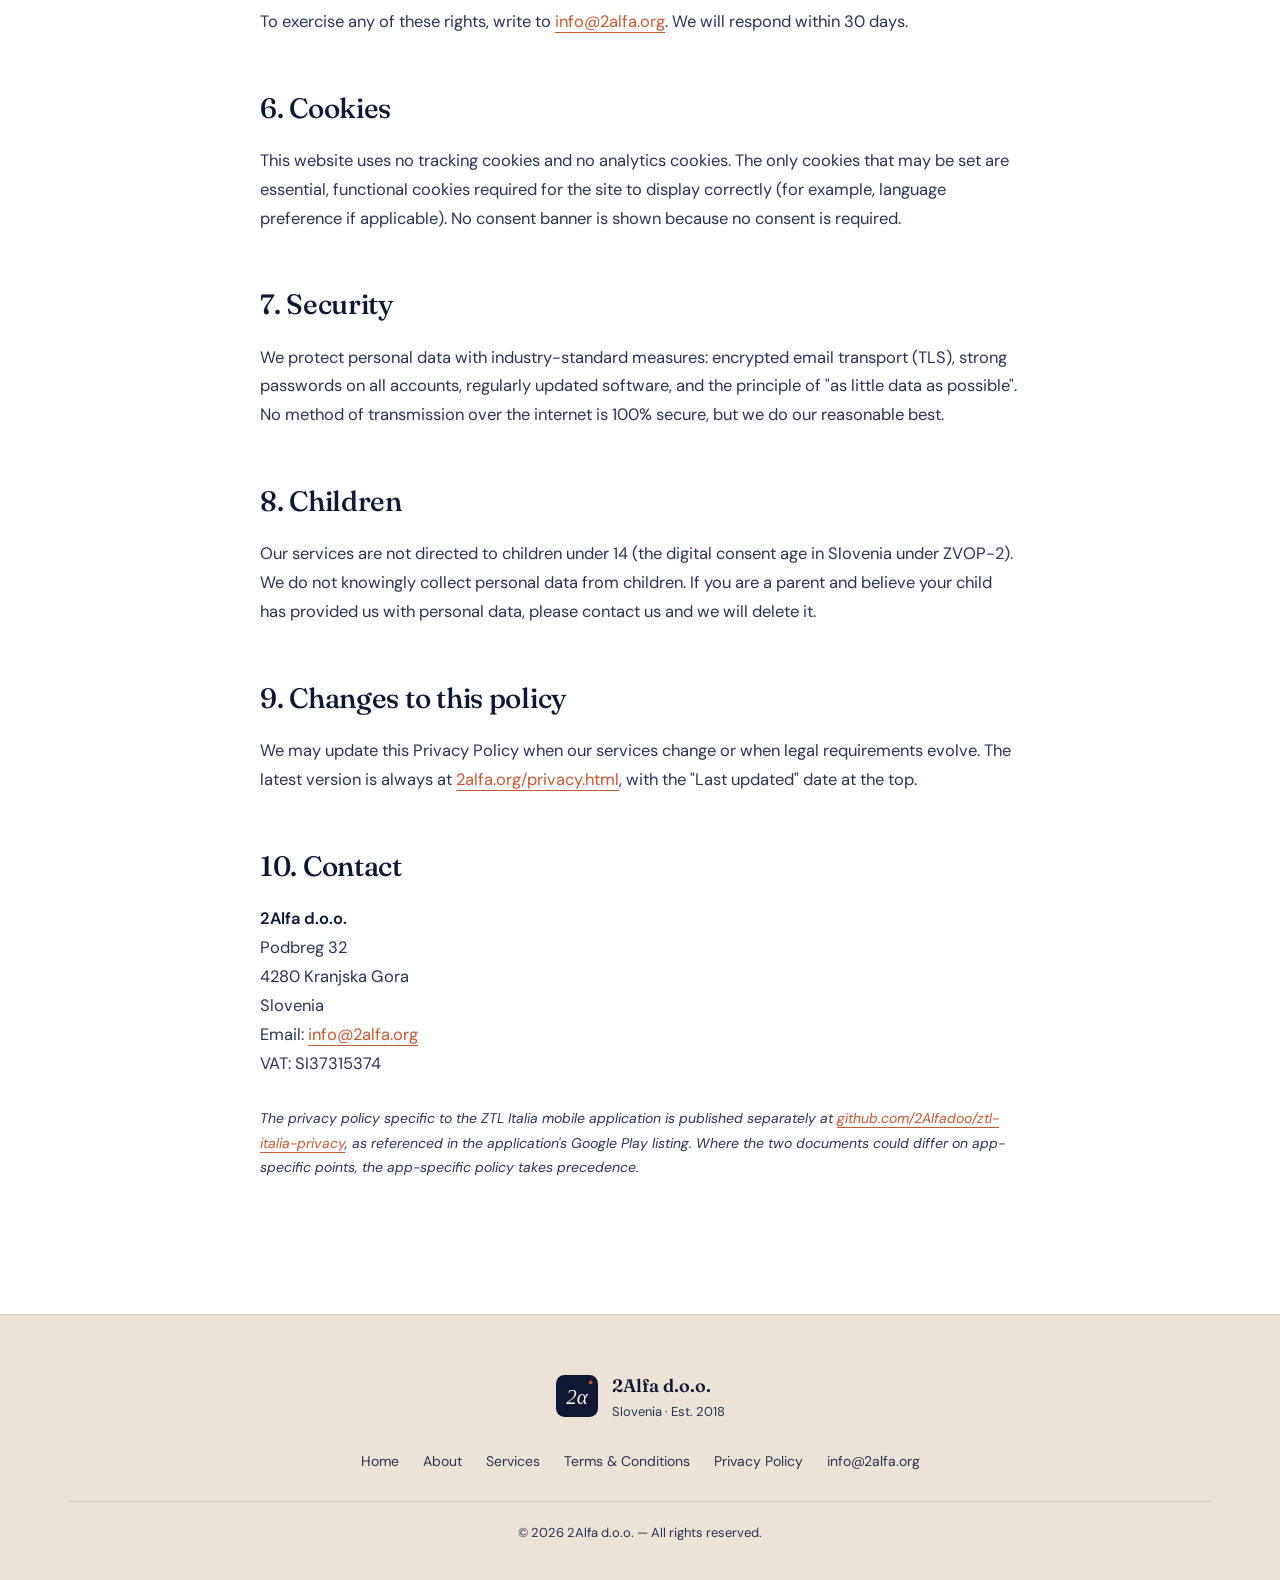
<file: privacy.html>
<!DOCTYPE html>
<html lang="en">
<head>
  <meta charset="UTF-8">
  <meta name="viewport" content="width=device-width, initial-scale=1.0">
  <title>Privacy Policy — 2Alfa d.o.o.</title>
  <meta name="description" content="Privacy Policy for 2Alfa d.o.o. — how we collect, use and protect personal data.">
  <link rel="preconnect" href="https://fonts.googleapis.com">
  <link rel="preconnect" href="https://fonts.gstatic.com" crossorigin>
  <link href="https://fonts.googleapis.com/css2?family=Fraunces:ital,opsz,wght@0,9..144,300;0,9..144,400;0,9..144,500;0,9..144,600;0,9..144,700;1,9..144,400&family=DM+Sans:wght@400;500;600;700&display=swap" rel="stylesheet">
  <link rel="stylesheet" href="styles.css">
  <link rel="icon" type="image/svg+xml" href="assets/favicon.svg">
</head>
<body>

<header class="site-header">
  <div class="container header-inner">
    <a href="index.html" class="brand">
      <img src="assets/logo-mark.svg" alt="2Alfa d.o.o." class="brand-mark">
      <span class="brand-name">2Alfa <em>d.o.o.</em></span>
    </a>
    <nav class="site-nav" aria-label="Primary">
      <a href="index.html">Home</a>
      <a href="about.html">About</a>
      <a href="index.html#services">Services</a>
      <a href="index.html#contact">Contact</a>
      <a href="terms.html">Terms</a>
      <span class="lang-switch">
        <a href="#" class="active">EN</a>
        <a href="sl/privacy.html">SL</a>
      </span>
    </nav>
  </div>
</header>

<main>

<section class="legal-page">
  <div class="container">
    <div class="legal-inner">

      <span class="legal-eyebrow">Legal</span>
      <h1 class="legal-title">Privacy Policy</h1>
      <div class="legal-meta">
        Last updated: 8 May 2026 · Effective from publication date
      </div>

      <div class="legal-content">

        <p>
          This Privacy Policy explains how <strong>2Alfa d.o.o.</strong>
          (VAT: SI37315374, Slovenia — "<strong>we</strong>",
          "<strong>us</strong>" or "<strong>our</strong>") collects, uses and
          protects your personal data when you visit
          <strong>2alfa.org</strong>, book one of our apartments, schedule an
          appointment at our manicure studio, or use our mobile applications.
        </p>
        <p>
          We are the data controller within the meaning of the General Data
          Protection Regulation (EU) 2016/679 ("<strong>GDPR</strong>") and
          the Slovenian Personal Data Protection Act (ZVOP-2).
        </p>

        <h2>1. What we collect</h2>

        <h3>1.1 Website</h3>
        <p>
          This website is intentionally minimal. We do not use analytics
          cookies, advertising trackers or third-party fingerprinting. The web
          server may log standard request data (IP address, user-agent,
          requested URL, timestamp) for security and diagnostic purposes,
          retained for up to 30 days.
        </p>

        <h3>1.2 Apartment bookings</h3>
        <p>
          When you book through a third-party platform (Airbnb, Booking.com),
          the platform shares with us the minimum information required to
          host you: your first name, the booking reference, dates and the
          number of guests. Direct bookings additionally require your full
          name, email, phone number and, where required by Slovenian law,
          identity-document data for guest registration with the police
          (eTurizem).
        </p>

        <h3>1.3 Manicure studio</h3>
        <p>
          For appointments we record only your first name, contact (phone or
          email), and appointment time, in a paper or simple digital
          calendar. We do not maintain medical records.
        </p>

        <h3>1.4 Mobile applications</h3>
        <p>
          Our applications (<em>ZTL Italia</em>, <em>ZTL Navi</em>) are
          designed to be privacy-first:
        </p>
        <ul>
          <li><strong>Location data</strong> is processed entirely on your device. It is never transmitted to our servers, because we operate no servers that receive location data. Real-time location is used to detect proximity to a Zona a Traffico Limitato and is discarded immediately after use.</li>
          <li><strong>App settings</strong> (chosen language, alert radius, saved cities) are stored locally on your device.</li>
          <li><strong>In-app purchases</strong> are processed by the application store (Google Play, Apple App Store). We do not see your payment data; we receive only the fact of a purchase from the store, in anonymous form.</li>
          <li><strong>Crash reports and basic install metrics</strong> may be collected by the application store and made available to us in aggregated, non-identifying form.</li>
        </ul>
        <p>
          The applications request the following Android permissions:
          <code>ACCESS_FINE_LOCATION</code> and
          <code>ACCESS_BACKGROUND_LOCATION</code> (to detect ZTL zones while
          driving, including in the background), <code>POST_NOTIFICATIONS</code>
          (to deliver alerts), <code>FOREGROUND_SERVICE</code> (to keep
          location monitoring running while driving) and, optionally,
          <code>REQUEST_IGNORE_BATTERY_OPTIMIZATIONS</code> for reliable
          background operation.
        </p>
        <p>
          The applications use the following third-party services:
          <strong>Mapbox</strong> for map rendering (subject to
          <a href="https://www.mapbox.com/legal/privacy" target="_blank" rel="noopener">Mapbox Privacy Policy</a>);
          <strong>Google Play Billing</strong> / <strong>Apple App Store</strong>
          for in-app purchases; and <strong>OpenStreetMap / Overpass API</strong>
          for finding parking locations (no personal data is sent).
        </p>

        <h2>2. Why we process your data — and on what legal basis</h2>
        <ul>
          <li><strong>To provide the service you requested</strong> (apartment booking, salon appointment, app functionality) — Article 6(1)(b) GDPR, performance of a contract.</li>
          <li><strong>To comply with legal obligations</strong> — for example guest registration with the Slovenian police, tax invoicing — Article 6(1)(c) GDPR.</li>
          <li><strong>To protect our legitimate interests</strong> — for example basic web-server logs to defend against abuse — Article 6(1)(f) GDPR.</li>
        </ul>

        <h2>3. Who we share data with</h2>
        <p>We share data only with:</p>
        <ul>
          <li>The booking platform, for apartment reservations made through it;</li>
          <li>Slovenian public authorities, where required by law (eTurizem registration, tax authority);</li>
          <li>Our accountant, bound by professional confidentiality;</li>
          <li>The application store (Google, Apple) in the limited way described above.</li>
        </ul>
        <p>
          We do <strong>not</strong> sell your personal data. We do not transfer
          it outside the European Economic Area, except to the extent that
          Apple Inc. (United States) and Google LLC (United States) process
          data as part of their app-store services, under the safeguards they
          have in place.
        </p>

        <h2>4. How long we keep it</h2>
        <ul>
          <li><strong>Web-server logs</strong>: up to 30 days.</li>
          <li><strong>Booking and salon-appointment records</strong>: 5 years for tax and accounting purposes (mandatory retention period under Slovenian law).</li>
          <li><strong>Guest-registration data submitted to the police</strong>: as required by the Slovenian Foreigners Act.</li>
          <li><strong>Email correspondence</strong>: as long as needed to handle the matter, then archived for up to 24 months.</li>
        </ul>

        <h2>5. Your rights under GDPR</h2>
        <p>You have the right to:</p>
        <ul>
          <li>request access to the personal data we hold about you;</li>
          <li>request that we correct inaccurate data;</li>
          <li>request that we delete your data, subject to our legal retention obligations;</li>
          <li>request that we restrict or object to processing;</li>
          <li>request data portability where applicable;</li>
          <li>withdraw consent at any time, where processing is based on consent;</li>
          <li>lodge a complaint with the Slovenian Information Commissioner (Informacijski pooblaščenec) — <a href="https://www.ip-rs.si" target="_blank" rel="noopener">www.ip-rs.si</a>.</li>
        </ul>
        <p>
          To exercise any of these rights, write to
          <a href="mailto:info@2alfa.org">info@2alfa.org</a>. We will respond
          within 30 days.
        </p>

        <h2>6. Cookies</h2>
        <p>
          This website uses no tracking cookies and no analytics cookies. The
          only cookies that may be set are essential, functional cookies
          required for the site to display correctly (for example, language
          preference if applicable). No consent banner is shown because no
          consent is required.
        </p>

        <h2>7. Security</h2>
        <p>
          We protect personal data with industry-standard measures: encrypted
          email transport (TLS), strong passwords on all accounts, regularly
          updated software, and the principle of "as little data as possible".
          No method of transmission over the internet is 100% secure, but we
          do our reasonable best.
        </p>

        <h2>8. Children</h2>
        <p>
          Our services are not directed to children under 14 (the digital
          consent age in Slovenia under ZVOP-2). We do not knowingly collect
          personal data from children. If you are a parent and believe your
          child has provided us with personal data, please contact us and we
          will delete it.
        </p>

        <h2>9. Changes to this policy</h2>
        <p>
          We may update this Privacy Policy when our services change or when
          legal requirements evolve. The latest version is always at
          <a href="privacy.html">2alfa.org/privacy.html</a>, with the
          "Last updated" date at the top.
        </p>

        <h2>10. Contact</h2>
        <p>
          <strong>2Alfa d.o.o.</strong><br>
          Podbreg 32<br>
          4280 Kranjska Gora<br>
          Slovenia<br>
          Email: <a href="mailto:info@2alfa.org">info@2alfa.org</a><br>
          VAT: SI37315374
        </p>
        <p style="font-size: 14px; color: var(--ink-soft); font-style: italic; margin-top: 28px;">
          The privacy policy specific to the <em>ZTL Italia</em> mobile
          application is published separately at
          <a href="https://github.com/2Alfadoo/ztl-italia-privacy/blob/main/privacy-policy.md" target="_blank" rel="noopener">github.com/2Alfadoo/ztl-italia-privacy</a>,
          as referenced in the application's Google Play listing. Where the
          two documents could differ on app-specific points, the app-specific
          policy takes precedence.
        </p>

      </div>
    </div>
  </div>
</section>

</main>

<footer class="site-footer">
  <div class="container footer-inner">
    <div class="footer-brand">
      <img src="assets/logo-mark.svg" alt="2Alfa d.o.o." class="brand-mark">
      <div>
        <strong>2Alfa d.o.o.</strong>
        <span>Slovenia · Est. 2018</span>
      </div>
    </div>
    <nav class="footer-nav" aria-label="Footer">
      <a href="index.html">Home</a>
      <a href="about.html">About</a>
      <a href="index.html#services">Services</a>
      <a href="terms.html">Terms &amp; Conditions</a>
      <a href="privacy.html">Privacy Policy</a>
      <a href="mailto:info@2alfa.org">info@2alfa.org</a>
    </nav>
    <div class="footer-base">
      © 2026 2Alfa d.o.o. — All rights reserved.
    </div>
  </div>
</footer>

</body>
</html>
</file>
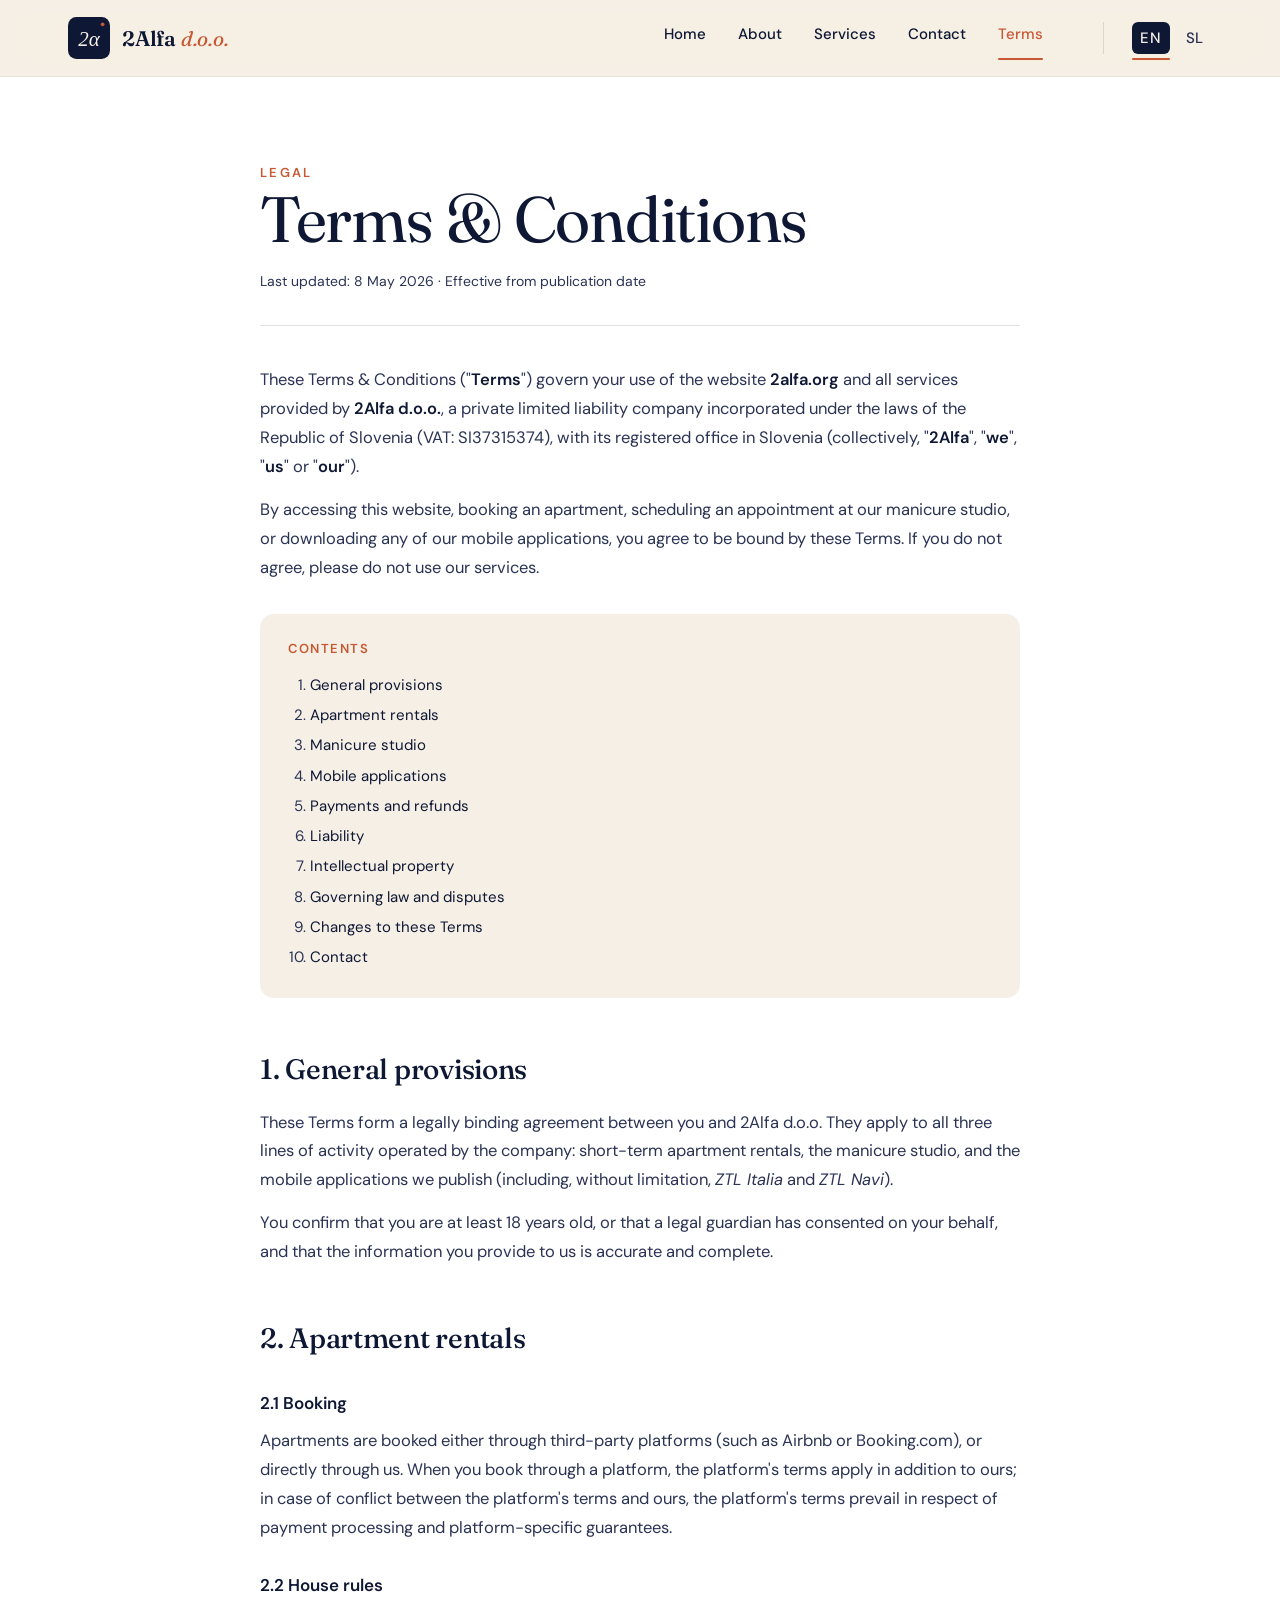
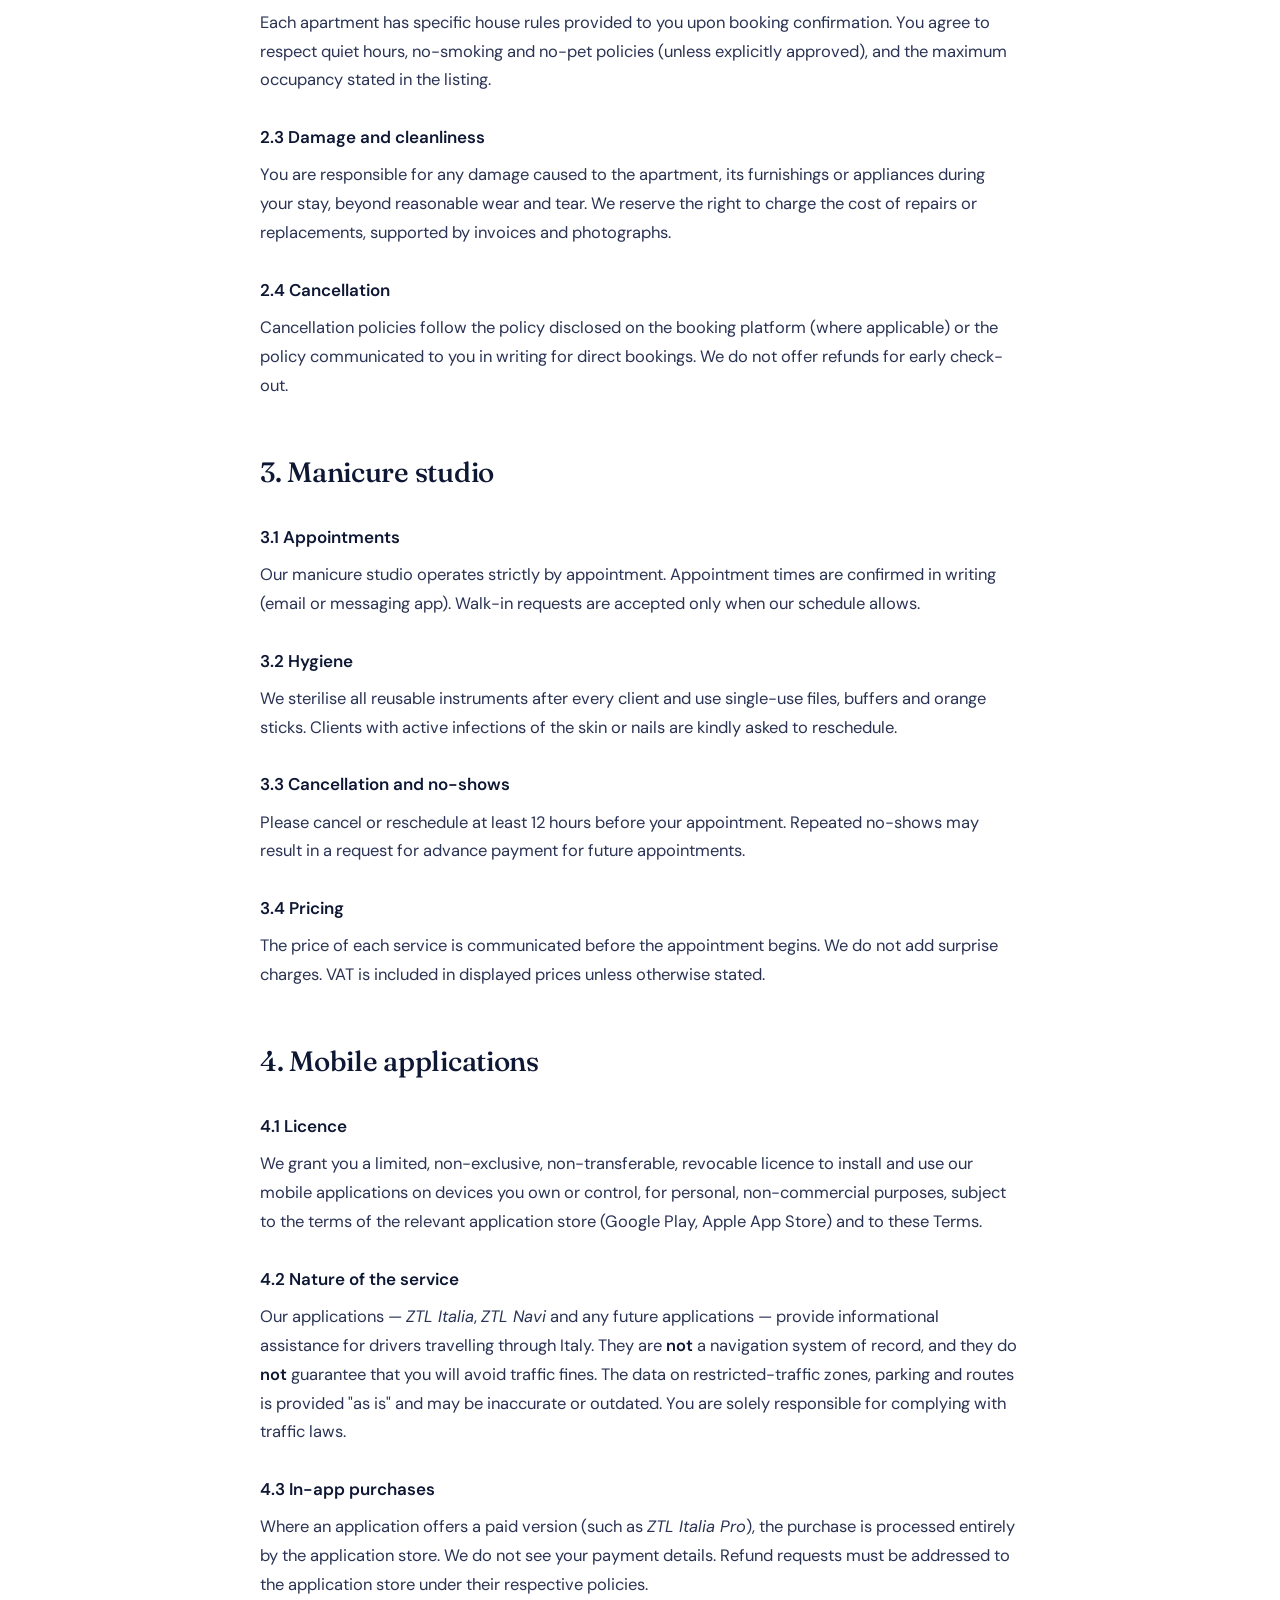
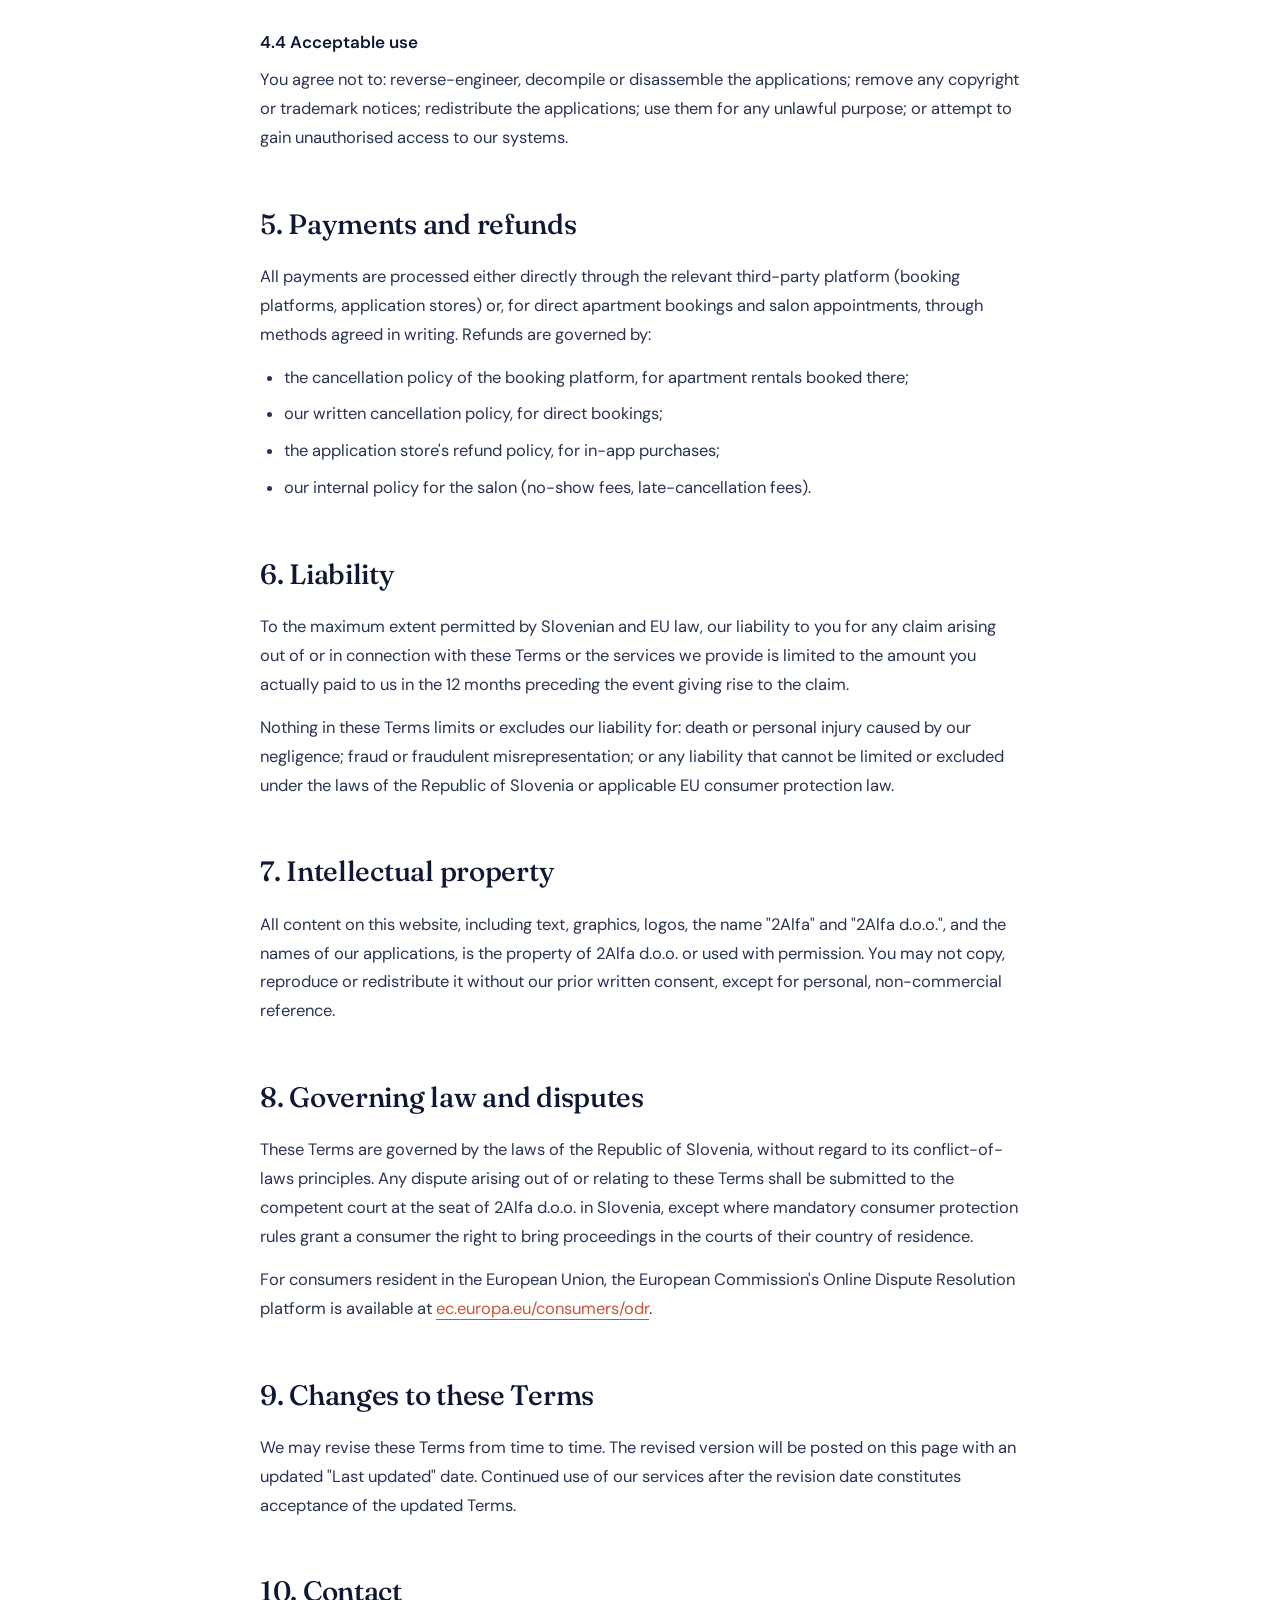
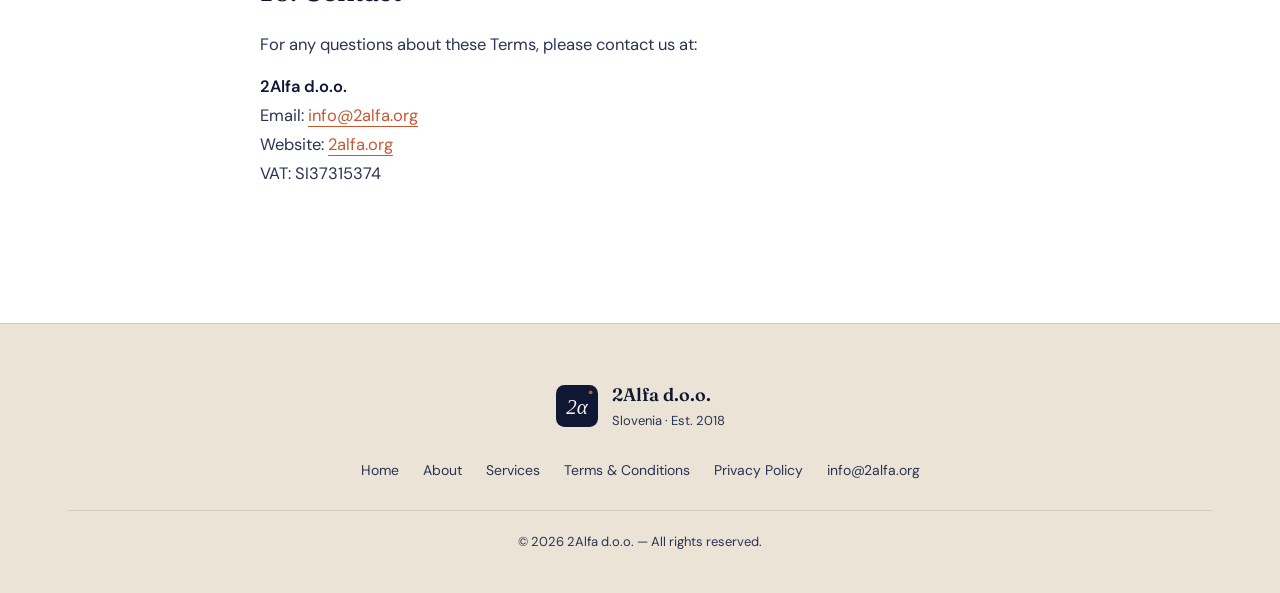
<file: terms.html>
<!DOCTYPE html>
<html lang="en">
<head>
  <meta charset="UTF-8">
  <meta name="viewport" content="width=device-width, initial-scale=1.0">
  <title>Terms &amp; Conditions — 2Alfa d.o.o.</title>
  <meta name="description" content="Terms and conditions for services provided by 2Alfa d.o.o.">
  <link rel="preconnect" href="https://fonts.googleapis.com">
  <link rel="preconnect" href="https://fonts.gstatic.com" crossorigin>
  <link href="https://fonts.googleapis.com/css2?family=Fraunces:ital,opsz,wght@0,9..144,300;0,9..144,400;0,9..144,500;0,9..144,600;0,9..144,700;1,9..144,400&family=DM+Sans:wght@400;500;600;700&display=swap" rel="stylesheet">
  <link rel="stylesheet" href="styles.css">
  <link rel="icon" type="image/svg+xml" href="assets/favicon.svg">
</head>
<body>

<header class="site-header">
  <div class="container header-inner">
    <a href="index.html" class="brand">
      <img src="assets/logo-mark.svg" alt="2Alfa d.o.o." class="brand-mark">
      <span class="brand-name">2Alfa <em>d.o.o.</em></span>
    </a>
    <nav class="site-nav" aria-label="Primary">
      <a href="index.html">Home</a>
      <a href="about.html">About</a>
      <a href="index.html#services">Services</a>
      <a href="index.html#contact">Contact</a>
      <a href="terms.html" class="active">Terms</a>
      <span class="lang-switch">
        <a href="#" class="active">EN</a>
        <a href="sl/terms.html">SL</a>
      </span>
    </nav>
  </div>
</header>

<main>

<section class="legal-page">
  <div class="container">
    <div class="legal-inner">

      <span class="legal-eyebrow">Legal</span>
      <h1 class="legal-title">Terms &amp; Conditions</h1>
      <div class="legal-meta">
        Last updated: 8 May 2026 · Effective from publication date
      </div>

      <div class="legal-content">

        <p>
          These Terms &amp; Conditions ("<strong>Terms</strong>") govern your
          use of the website <strong>2alfa.org</strong> and all services
          provided by <strong>2Alfa d.o.o.</strong>, a private limited liability
          company incorporated under the laws of the Republic of Slovenia
          (VAT: SI37315374), with its registered office in Slovenia
          (collectively, "<strong>2Alfa</strong>", "<strong>we</strong>",
          "<strong>us</strong>" or "<strong>our</strong>").
        </p>

        <p>
          By accessing this website, booking an apartment, scheduling an
          appointment at our manicure studio, or downloading any of our mobile
          applications, you agree to be bound by these Terms. If you do not
          agree, please do not use our services.
        </p>

        <div class="legal-toc">
          <strong>Contents</strong>
          <ol>
            <li><a href="#general">General provisions</a></li>
            <li><a href="#rentals">Apartment rentals</a></li>
            <li><a href="#salon">Manicure studio</a></li>
            <li><a href="#apps">Mobile applications</a></li>
            <li><a href="#payments">Payments and refunds</a></li>
            <li><a href="#liability">Liability</a></li>
            <li><a href="#ip">Intellectual property</a></li>
            <li><a href="#disputes">Governing law and disputes</a></li>
            <li><a href="#changes">Changes to these Terms</a></li>
            <li><a href="#contact">Contact</a></li>
          </ol>
        </div>

        <h2 id="general">1. General provisions</h2>
        <p>
          These Terms form a legally binding agreement between you and 2Alfa
          d.o.o. They apply to all three lines of activity operated by the
          company: short-term apartment rentals, the manicure studio, and the
          mobile applications we publish (including, without limitation,
          <em>ZTL Italia</em> and <em>ZTL Navi</em>).
        </p>
        <p>
          You confirm that you are at least 18 years old, or that a legal
          guardian has consented on your behalf, and that the information you
          provide to us is accurate and complete.
        </p>

        <h2 id="rentals">2. Apartment rentals</h2>

        <h3>2.1 Booking</h3>
        <p>
          Apartments are booked either through third-party platforms (such as
          Airbnb or Booking.com), or directly through us. When you book through
          a platform, the platform's terms apply in addition to ours; in case
          of conflict between the platform's terms and ours, the platform's
          terms prevail in respect of payment processing and platform-specific
          guarantees.
        </p>

        <h3>2.2 House rules</h3>
        <p>
          Each apartment has specific house rules provided to you upon booking
          confirmation. You agree to respect quiet hours, no-smoking and
          no-pet policies (unless explicitly approved), and the maximum
          occupancy stated in the listing.
        </p>

        <h3>2.3 Damage and cleanliness</h3>
        <p>
          You are responsible for any damage caused to the apartment, its
          furnishings or appliances during your stay, beyond reasonable wear
          and tear. We reserve the right to charge the cost of repairs or
          replacements, supported by invoices and photographs.
        </p>

        <h3>2.4 Cancellation</h3>
        <p>
          Cancellation policies follow the policy disclosed on the booking
          platform (where applicable) or the policy communicated to you in
          writing for direct bookings. We do not offer refunds for early
          check-out.
        </p>

        <h2 id="salon">3. Manicure studio</h2>

        <h3>3.1 Appointments</h3>
        <p>
          Our manicure studio operates strictly by appointment. Appointment
          times are confirmed in writing (email or messaging app). Walk-in
          requests are accepted only when our schedule allows.
        </p>

        <h3>3.2 Hygiene</h3>
        <p>
          We sterilise all reusable instruments after every client and use
          single-use files, buffers and orange sticks. Clients with active
          infections of the skin or nails are kindly asked to reschedule.
        </p>

        <h3>3.3 Cancellation and no-shows</h3>
        <p>
          Please cancel or reschedule at least 12 hours before your
          appointment. Repeated no-shows may result in a request for advance
          payment for future appointments.
        </p>

        <h3>3.4 Pricing</h3>
        <p>
          The price of each service is communicated before the appointment
          begins. We do not add surprise charges. VAT is included in displayed
          prices unless otherwise stated.
        </p>

        <h2 id="apps">4. Mobile applications</h2>

        <h3>4.1 Licence</h3>
        <p>
          We grant you a limited, non-exclusive, non-transferable, revocable
          licence to install and use our mobile applications on devices you
          own or control, for personal, non-commercial purposes, subject to
          the terms of the relevant application store (Google Play, Apple App
          Store) and to these Terms.
        </p>

        <h3>4.2 Nature of the service</h3>
        <p>
          Our applications — <em>ZTL Italia</em>, <em>ZTL Navi</em> and any
          future applications — provide informational assistance for drivers
          travelling through Italy. They are <strong>not</strong> a navigation
          system of record, and they do <strong>not</strong> guarantee that
          you will avoid traffic fines. The data on restricted-traffic zones,
          parking and routes is provided "as is" and may be inaccurate or
          outdated. You are solely responsible for complying with traffic
          laws.
        </p>

        <h3>4.3 In-app purchases</h3>
        <p>
          Where an application offers a paid version (such as
          <em>ZTL Italia Pro</em>), the purchase is processed entirely by the
          application store. We do not see your payment details. Refund
          requests must be addressed to the application store under their
          respective policies.
        </p>

        <h3>4.4 Acceptable use</h3>
        <p>
          You agree not to: reverse-engineer, decompile or disassemble the
          applications; remove any copyright or trademark notices;
          redistribute the applications; use them for any unlawful purpose;
          or attempt to gain unauthorised access to our systems.
        </p>

        <h2 id="payments">5. Payments and refunds</h2>
        <p>
          All payments are processed either directly through the relevant
          third-party platform (booking platforms, application stores) or, for
          direct apartment bookings and salon appointments, through methods
          agreed in writing. Refunds are governed by:
        </p>
        <ul>
          <li>the cancellation policy of the booking platform, for apartment rentals booked there;</li>
          <li>our written cancellation policy, for direct bookings;</li>
          <li>the application store's refund policy, for in-app purchases;</li>
          <li>our internal policy for the salon (no-show fees, late-cancellation fees).</li>
        </ul>

        <h2 id="liability">6. Liability</h2>
        <p>
          To the maximum extent permitted by Slovenian and EU law, our liability
          to you for any claim arising out of or in connection with these Terms
          or the services we provide is limited to the amount you actually paid
          to us in the 12 months preceding the event giving rise to the claim.
        </p>
        <p>
          Nothing in these Terms limits or excludes our liability for: death or
          personal injury caused by our negligence; fraud or fraudulent
          misrepresentation; or any liability that cannot be limited or
          excluded under the laws of the Republic of Slovenia or applicable
          EU consumer protection law.
        </p>

        <h2 id="ip">7. Intellectual property</h2>
        <p>
          All content on this website, including text, graphics, logos, the
          name "2Alfa" and "2Alfa d.o.o.", and the names of our applications,
          is the property of 2Alfa d.o.o. or used with permission. You may
          not copy, reproduce or redistribute it without our prior written
          consent, except for personal, non-commercial reference.
        </p>

        <h2 id="disputes">8. Governing law and disputes</h2>
        <p>
          These Terms are governed by the laws of the Republic of Slovenia,
          without regard to its conflict-of-laws principles. Any dispute
          arising out of or relating to these Terms shall be submitted to the
          competent court at the seat of 2Alfa d.o.o. in Slovenia, except
          where mandatory consumer protection rules grant a consumer the right
          to bring proceedings in the courts of their country of residence.
        </p>
        <p>
          For consumers resident in the European Union, the European
          Commission's Online Dispute Resolution platform is available at
          <a href="https://ec.europa.eu/consumers/odr" target="_blank" rel="noopener">ec.europa.eu/consumers/odr</a>.
        </p>

        <h2 id="changes">9. Changes to these Terms</h2>
        <p>
          We may revise these Terms from time to time. The revised version
          will be posted on this page with an updated "Last updated" date.
          Continued use of our services after the revision date constitutes
          acceptance of the updated Terms.
        </p>

        <h2 id="contact">10. Contact</h2>
        <p>
          For any questions about these Terms, please contact us at:
        </p>
        <p>
          <strong>2Alfa d.o.o.</strong><br>
          Email: <a href="mailto:info@2alfa.org">info@2alfa.org</a><br>
          Website: <a href="index.html">2alfa.org</a><br>
          VAT: SI37315374
        </p>

      </div>
    </div>
  </div>
</section>

</main>

<footer class="site-footer">
  <div class="container footer-inner">
    <div class="footer-brand">
      <img src="assets/logo-mark.svg" alt="2Alfa d.o.o." class="brand-mark">
      <div>
        <strong>2Alfa d.o.o.</strong>
        <span>Slovenia · Est. 2018</span>
      </div>
    </div>
    <nav class="footer-nav" aria-label="Footer">
      <a href="index.html">Home</a>
      <a href="about.html">About</a>
      <a href="index.html#services">Services</a>
      <a href="terms.html">Terms &amp; Conditions</a>
      <a href="privacy.html">Privacy Policy</a>
      <a href="mailto:info@2alfa.org">info@2alfa.org</a>
    </nav>
    <div class="footer-base">
      © 2026 2Alfa d.o.o. — All rights reserved.
    </div>
  </div>
</footer>

</body>
</html>
</file>
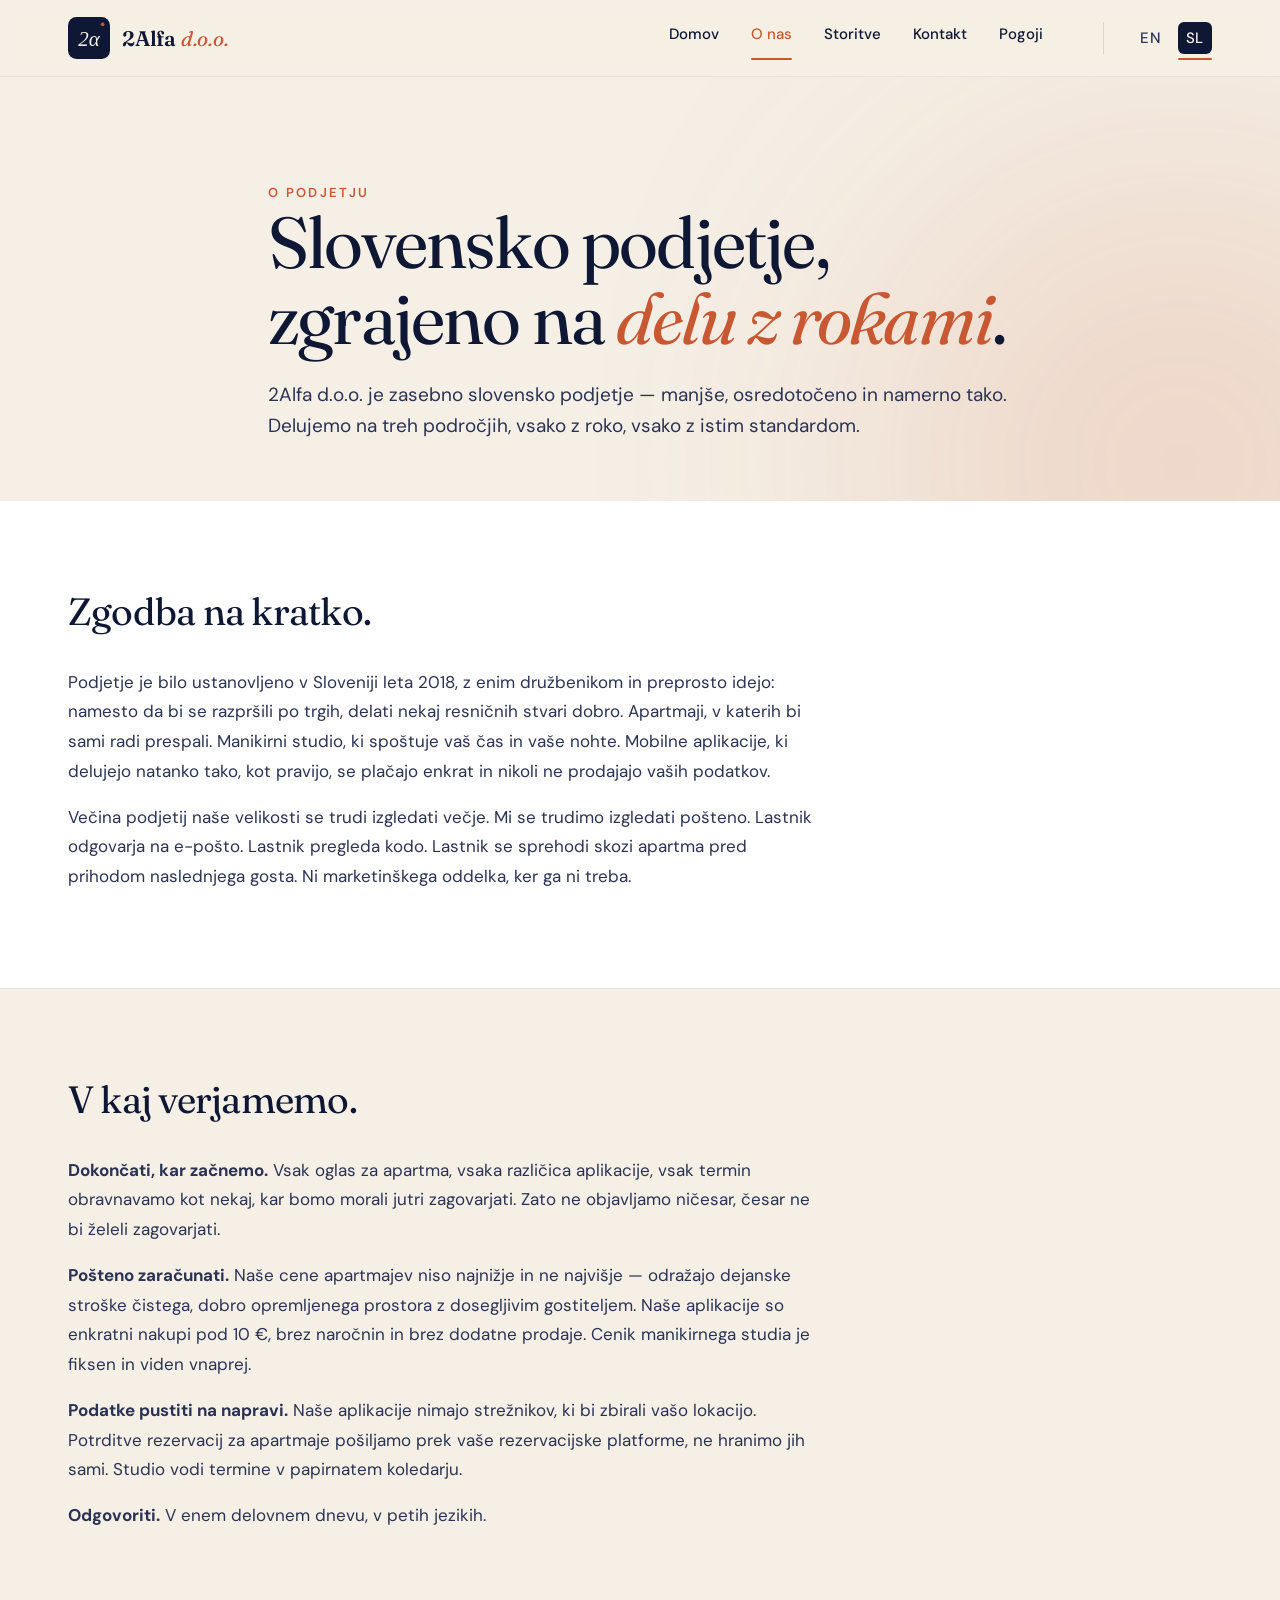
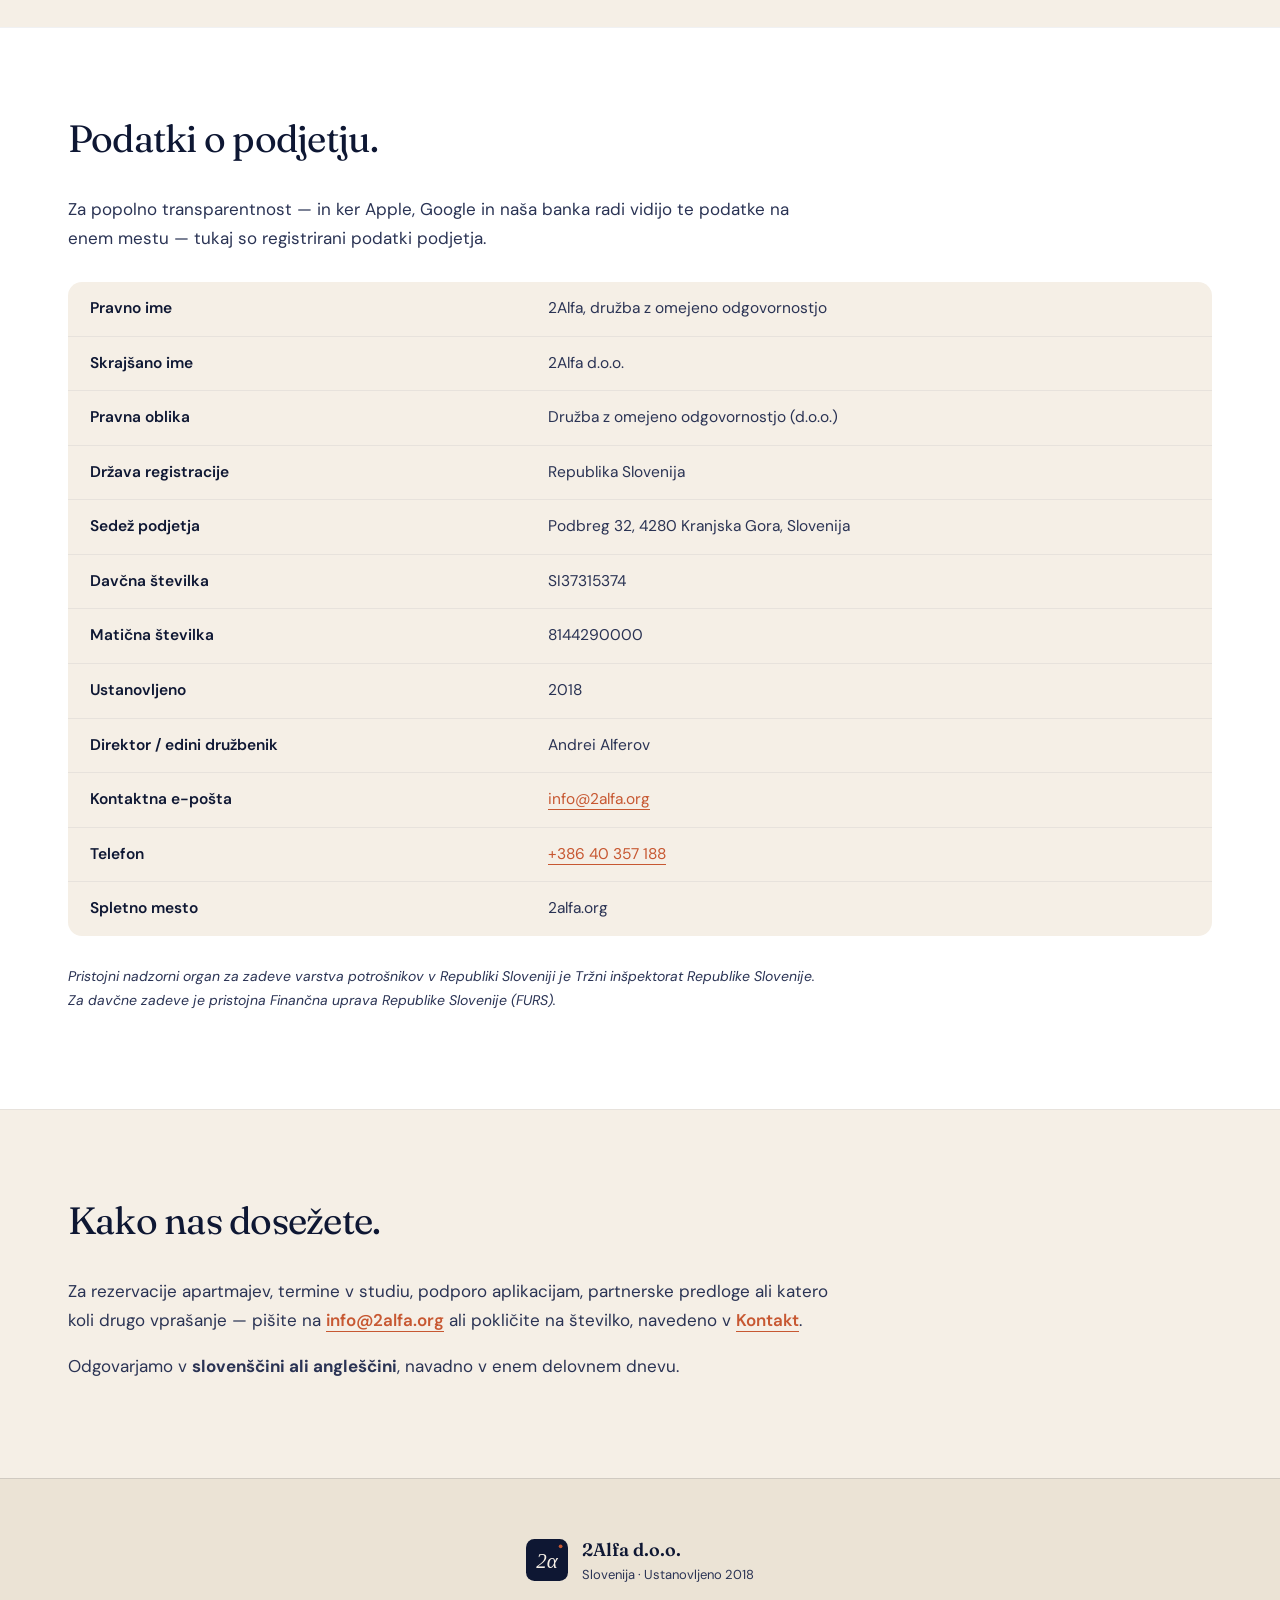
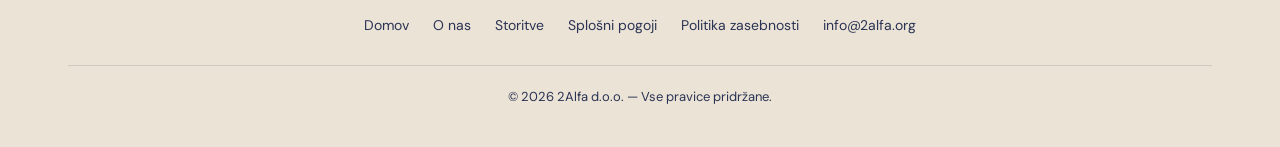
<file: sl/about.html>
<!DOCTYPE html>
<html lang="sl">
<head>
  <meta charset="UTF-8">
  <meta name="viewport" content="width=device-width, initial-scale=1.0">
  <title>O nas — 2Alfa d.o.o.</title>
  <meta name="description" content="O podjetju 2Alfa d.o.o. — slovensko podjetje na področju nastanitev, nege in mobilne tehnologije.">
  <link rel="preconnect" href="https://fonts.googleapis.com">
  <link rel="preconnect" href="https://fonts.gstatic.com" crossorigin>
  <link href="https://fonts.googleapis.com/css2?family=Fraunces:ital,opsz,wght@0,9..144,300;0,9..144,400;0,9..144,500;0,9..144,600;0,9..144,700;1,9..144,400&family=DM+Sans:wght@400;500;600;700&display=swap" rel="stylesheet">
  <link rel="stylesheet" href="../styles.css">
  <link rel="icon" type="image/svg+xml" href="../assets/favicon.svg">
</head>
<body>

<header class="site-header">
  <div class="container header-inner">
    <a href="index.html" class="brand">
      <img src="../assets/logo-mark.svg" alt="2Alfa d.o.o." class="brand-mark">
      <span class="brand-name">2Alfa <em>d.o.o.</em></span>
    </a>
    <nav class="site-nav" aria-label="Glavna navigacija">
      <a href="index.html">Domov</a>
      <a href="about.html" class="active">O nas</a>
      <a href="index.html#services">Storitve</a>
      <a href="index.html#contact">Kontakt</a>
      <a href="terms.html">Pogoji</a>
      <span class="lang-switch">
        <a href="../about.html">EN</a>
        <a href="#" class="active">SL</a>
      </span>
    </nav>
  </div>
</header>

<main>

  <section class="about-hero">
    <div class="container about-hero-inner">
      <span class="legal-eyebrow">O podjetju</span>
      <h1>Slovensko podjetje,<br>zgrajeno na <em>delu z rokami</em>.</h1>
      <p>
        2Alfa d.o.o. je zasebno slovensko podjetje — manjše, osredotočeno in
        namerno tako. Delujemo na treh področjih, vsako z roko, vsako z istim
        standardom.
      </p>
    </div>
  </section>

  <section class="about-section">
    <div class="container">
      <h2>Zgodba na kratko.</h2>
      <p>
        Podjetje je bilo ustanovljeno v Sloveniji leta 2018, z enim
        družbenikom in preprosto idejo: namesto da bi se razpršili po trgih,
        delati nekaj resničnih stvari dobro. Apartmaji, v katerih bi sami
        radi prespali. Manikirni studio, ki spoštuje vaš čas in vaše nohte.
        Mobilne aplikacije, ki delujejo natanko tako, kot pravijo, se plačajo
        enkrat in nikoli ne prodajajo vaših podatkov.
      </p>
      <p>
        Večina podjetij naše velikosti se trudi izgledati večje. Mi se trudimo
        izgledati pošteno. Lastnik odgovarja na e-pošto. Lastnik pregleda kodo.
        Lastnik se sprehodi skozi apartma pred prihodom naslednjega gosta. Ni
        marketinškega oddelka, ker ga ni treba.
      </p>
    </div>
  </section>

  <section class="about-section" style="background: var(--cream);">
    <div class="container">
      <h2>V kaj verjamemo.</h2>
      <p><strong>Dokončati, kar začnemo.</strong> Vsak oglas za apartma, vsaka
      različica aplikacije, vsak termin obravnavamo kot nekaj, kar bomo
      morali jutri zagovarjati. Zato ne objavljamo ničesar, česar ne bi želeli
      zagovarjati.</p>

      <p><strong>Pošteno zaračunati.</strong> Naše cene apartmajev niso najnižje
      in ne najvišje — odražajo dejanske stroške čistega, dobro opremljenega
      prostora z dosegljivim gostiteljem. Naše aplikacije so enkratni nakupi
      pod 10 €, brez naročnin in brez dodatne prodaje. Cenik manikirnega
      studia je fiksen in viden vnaprej.</p>

      <p><strong>Podatke pustiti na napravi.</strong> Naše aplikacije nimajo
      strežnikov, ki bi zbirali vašo lokacijo. Potrditve rezervacij za
      apartmaje pošiljamo prek vaše rezervacijske platforme, ne hranimo jih
      sami. Studio vodi termine v papirnatem koledarju.</p>

      <p><strong>Odgovoriti.</strong> V enem delovnem dnevu, v petih jezikih.</p>
    </div>
  </section>

  <section class="about-section">
    <div class="container">
      <h2>Podatki o podjetju.</h2>
      <p>
        Za popolno transparentnost — in ker Apple, Google in naša banka radi
        vidijo te podatke na enem mestu — tukaj so registrirani podatki
        podjetja.
      </p>

      <table class="legal-table">
        <tr>
          <td>Pravno ime</td>
          <td>2Alfa, družba z omejeno odgovornostjo</td>
        </tr>
        <tr>
          <td>Skrajšano ime</td>
          <td>2Alfa d.o.o.</td>
        </tr>
        <tr>
          <td>Pravna oblika</td>
          <td>Družba z omejeno odgovornostjo (d.o.o.)</td>
        </tr>
        <tr>
          <td>Država registracije</td>
          <td>Republika Slovenija</td>
        </tr>
        <tr>
          <td>Sedež podjetja</td>
          <td>Podbreg 32, 4280 Kranjska Gora, Slovenija</td>
        </tr>
        <tr>
          <td>Davčna številka</td>
          <td>SI37315374</td>
        </tr>
        <tr>
          <td>Matična številka</td>
          <td>8144290000</td>
        </tr>
        <tr>
          <td>Ustanovljeno</td>
          <td>2018</td>
        </tr>
        <tr>
          <td>Direktor / edini družbenik</td>
          <td>Andrei Alferov</td>
        </tr>
        <tr>
          <td>Kontaktna e-pošta</td>
          <td><a href="mailto:info@2alfa.org" style="color: var(--terra); border-bottom: 1px solid var(--terra);">info@2alfa.org</a></td>
        </tr>
        <tr>
          <td>Telefon</td>
          <td><a href="tel:+38640357188" style="color: var(--terra); border-bottom: 1px solid var(--terra);">+386 40 357 188</a></td>
        </tr>
        <tr>
          <td>Spletno mesto</td>
          <td>2alfa.org</td>
        </tr>
      </table>

      <p style="font-size: 14px; color: var(--ink-soft); font-style: italic; margin-top: 24px;">
        Pristojni nadzorni organ za zadeve varstva potrošnikov v Republiki
        Sloveniji je Tržni inšpektorat Republike Slovenije. Za davčne zadeve
        je pristojna Finančna uprava Republike Slovenije (FURS).
      </p>
    </div>
  </section>

  <section class="about-section" style="background: var(--cream);">
    <div class="container">
      <h2>Kako nas dosežete.</h2>
      <p>
        Za rezervacije apartmajev, termine v studiu, podporo aplikacijam,
        partnerske predloge ali katero koli drugo vprašanje — pišite na
        <a href="mailto:info@2alfa.org" style="color: var(--terra); border-bottom: 1px solid var(--terra); font-weight: 600;">info@2alfa.org</a>
        ali pokličite na številko, navedeno v <a href="index.html#contact" style="color: var(--terra); border-bottom: 1px solid var(--terra); font-weight: 600;">Kontakt</a>.
      </p>
      <p>
        Odgovarjamo v <strong>slovenščini ali angleščini</strong>, navadno v enem delovnem dnevu.
      </p>
    </div>
  </section>

</main>

<footer class="site-footer">
  <div class="container footer-inner">
    <div class="footer-brand">
      <img src="../assets/logo-mark.svg" alt="2Alfa d.o.o." class="brand-mark">
      <div>
        <strong>2Alfa d.o.o.</strong>
        <span>Slovenija · Ustanovljeno 2018</span>
      </div>
    </div>
    <nav class="footer-nav" aria-label="Footer">
      <a href="index.html">Domov</a>
      <a href="about.html">O nas</a>
      <a href="index.html#services">Storitve</a>
      <a href="terms.html">Splošni pogoji</a>
      <a href="privacy.html">Politika zasebnosti</a>
      <a href="mailto:info@2alfa.org">info@2alfa.org</a>
    </nav>
    <div class="footer-base">
      © 2026 2Alfa d.o.o. — Vse pravice pridržane.
    </div>
  </div>
</footer>

</body>
</html>
</file>
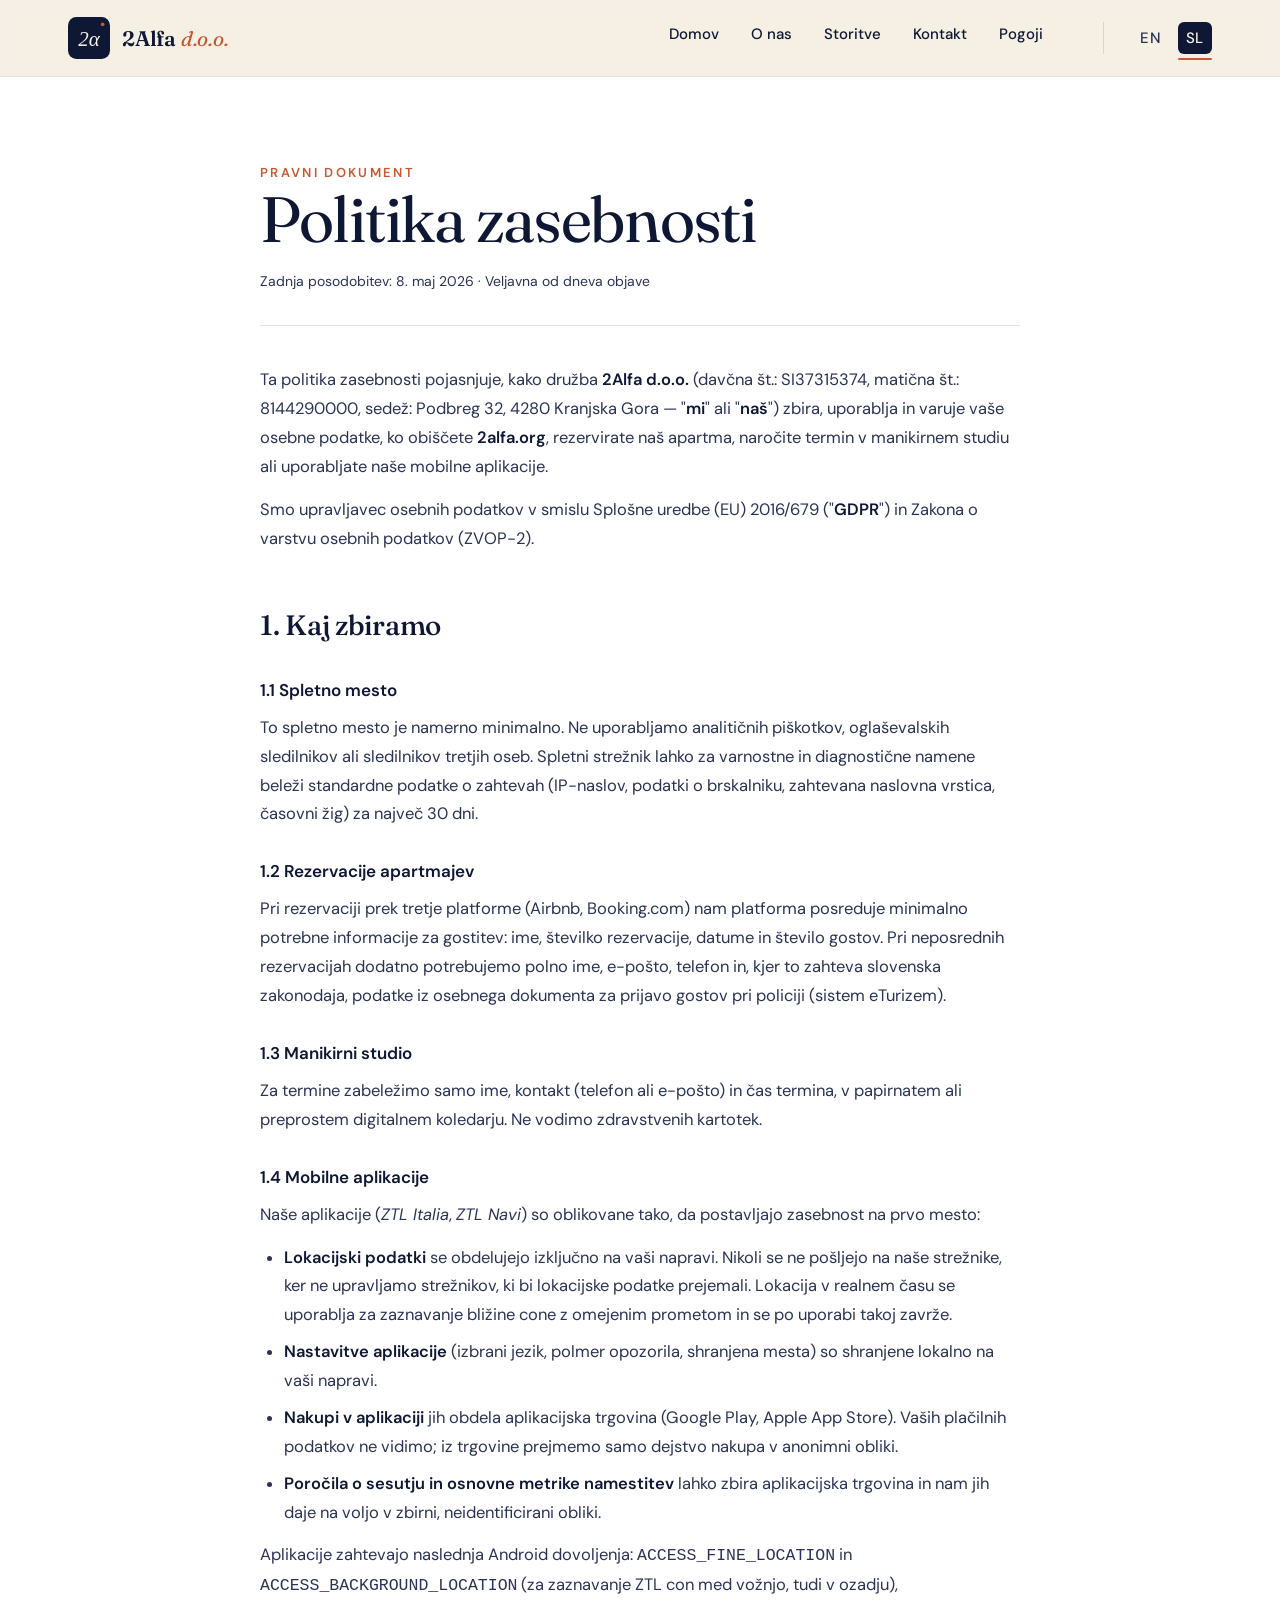
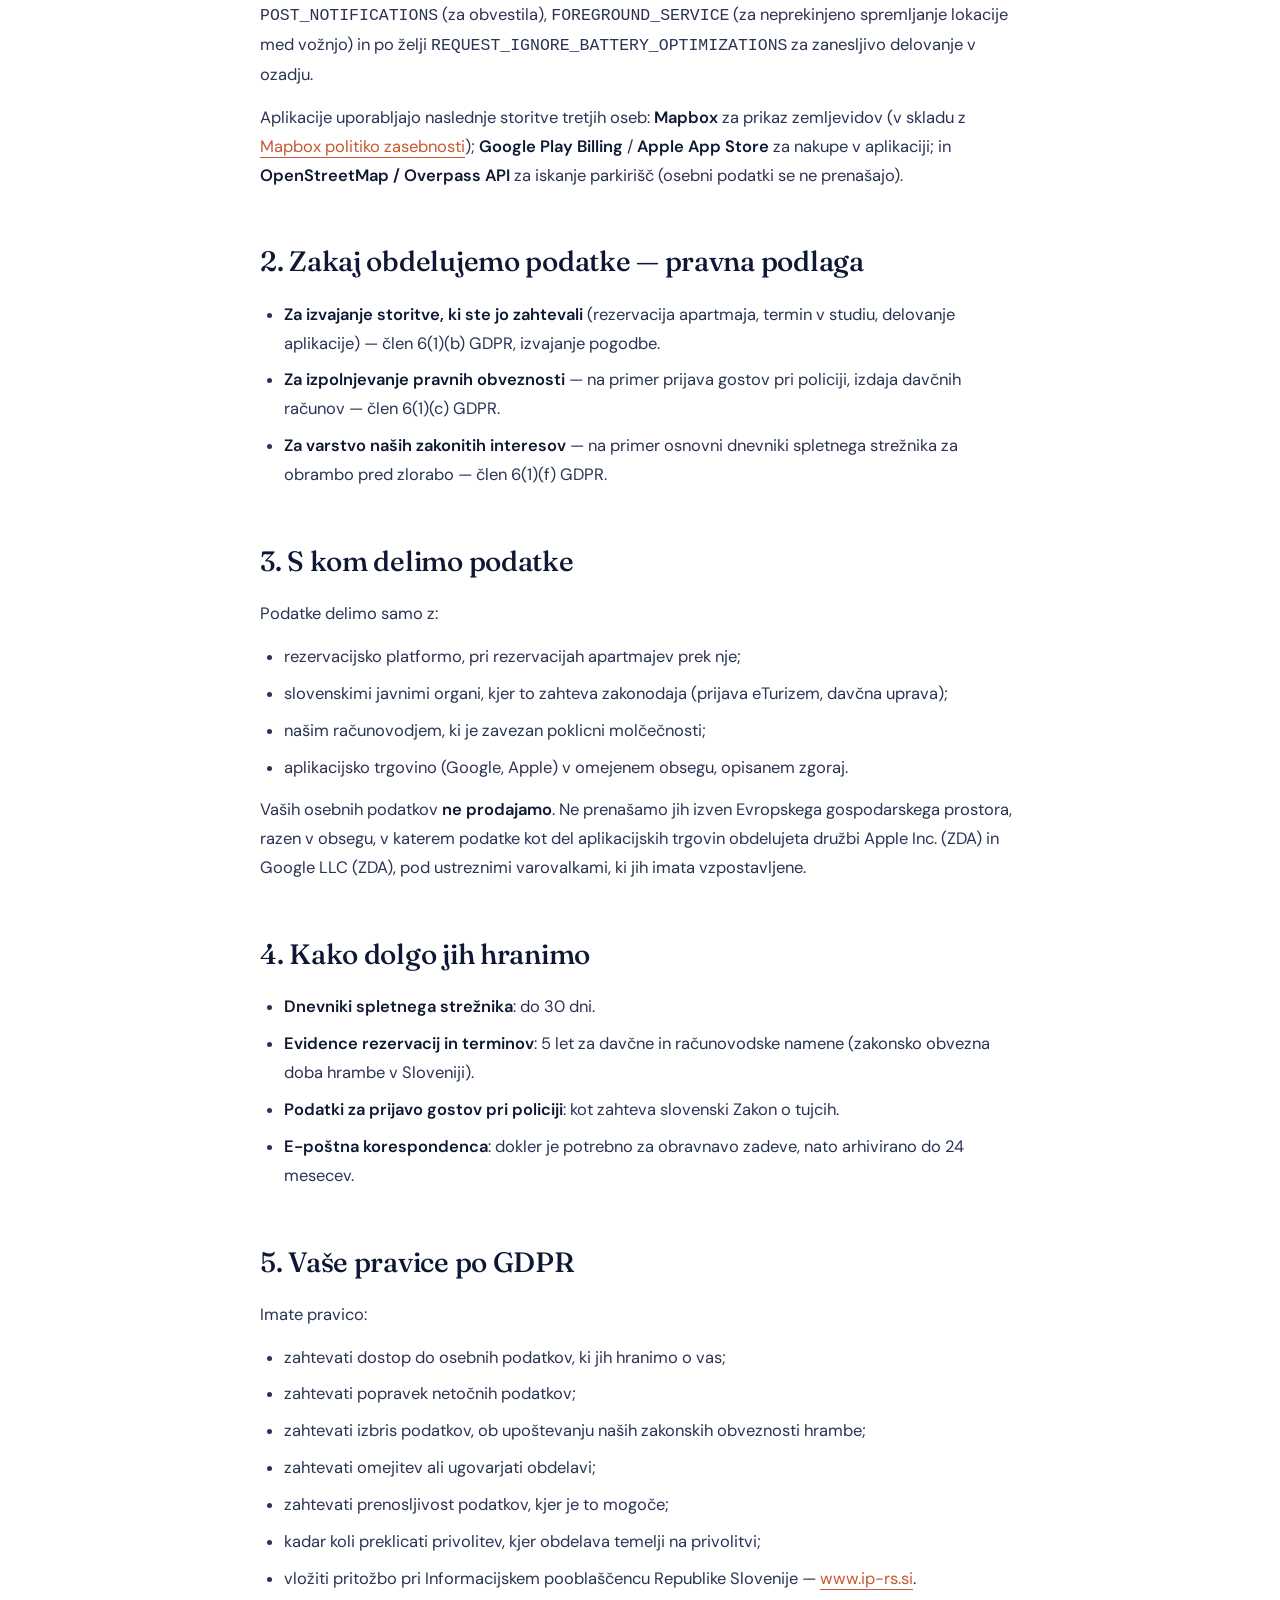
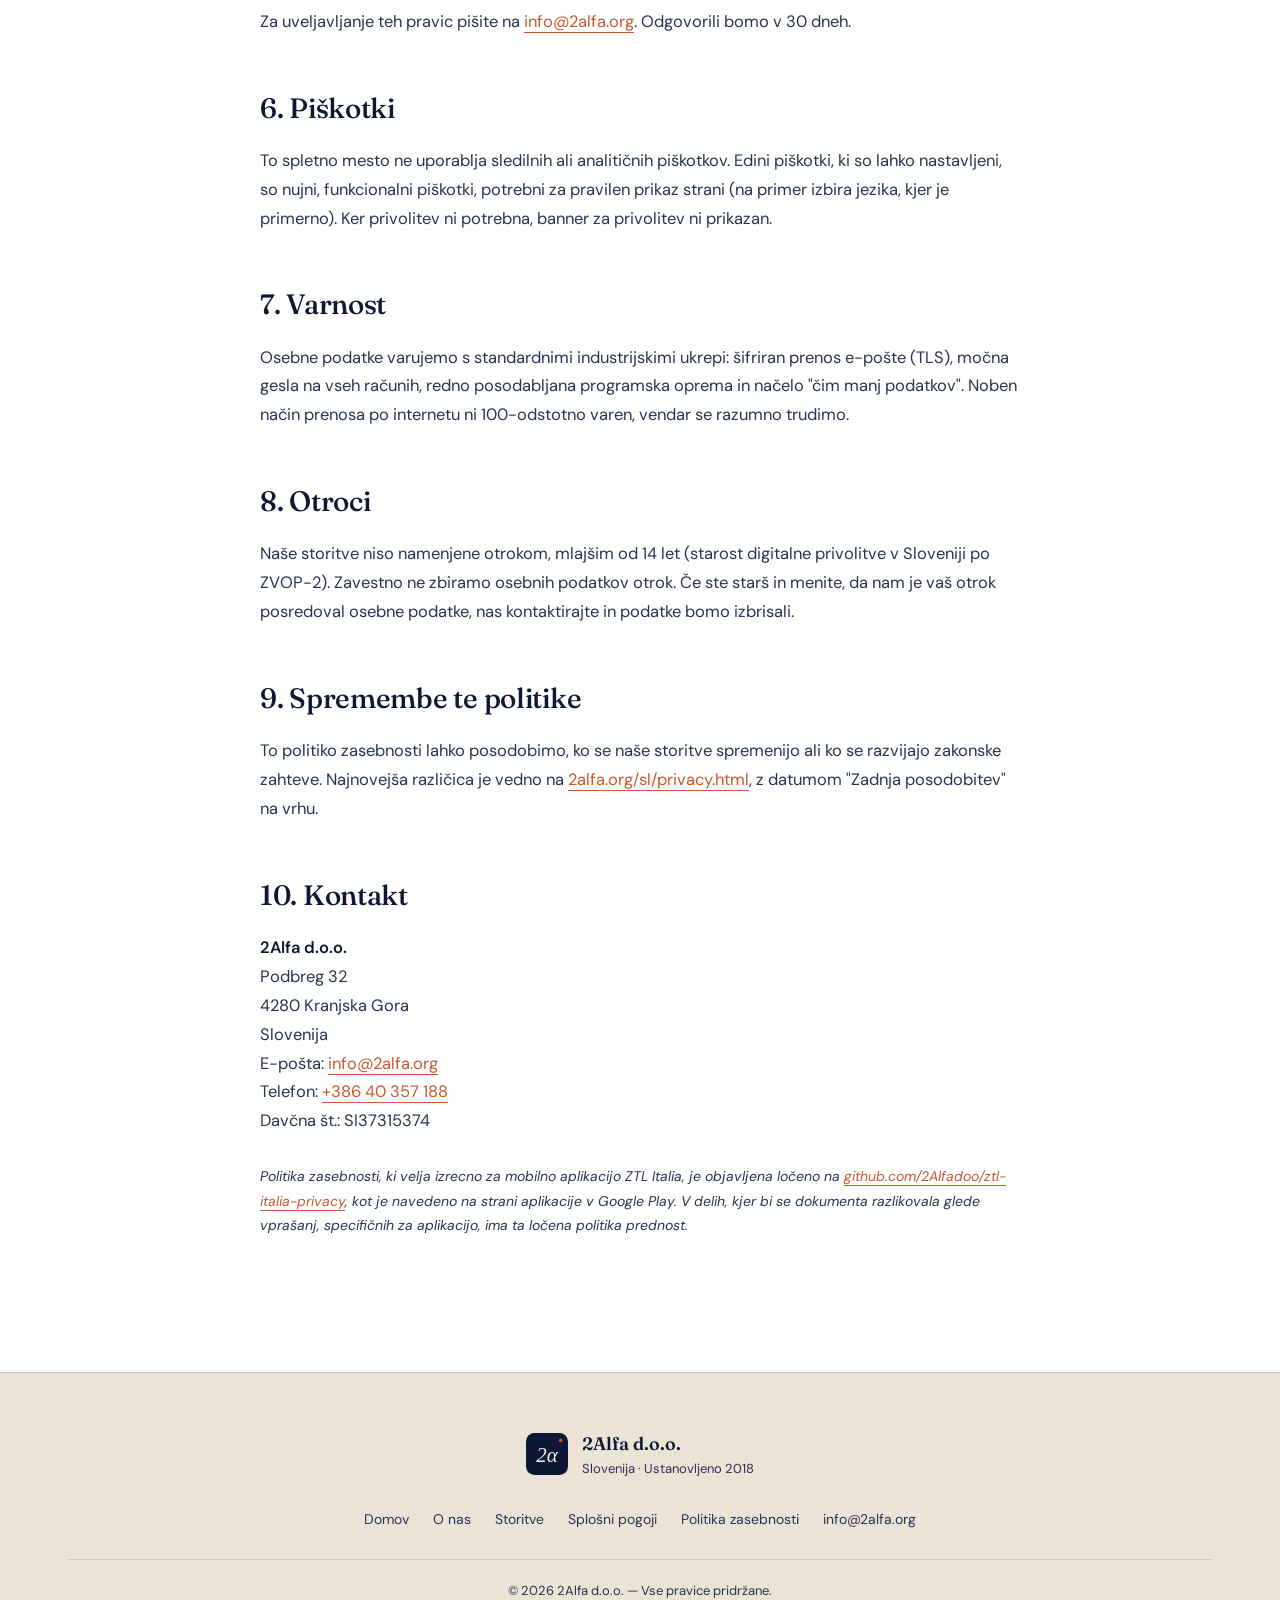
<file: sl/privacy.html>
<!DOCTYPE html>
<html lang="sl">
<head>
  <meta charset="UTF-8">
  <meta name="viewport" content="width=device-width, initial-scale=1.0">
  <title>Politika zasebnosti — 2Alfa d.o.o.</title>
  <meta name="description" content="Politika zasebnosti družbe 2Alfa d.o.o. — kako zbiramo, uporabljamo in varujemo osebne podatke.">
  <link rel="preconnect" href="https://fonts.googleapis.com">
  <link rel="preconnect" href="https://fonts.gstatic.com" crossorigin>
  <link href="https://fonts.googleapis.com/css2?family=Fraunces:ital,opsz,wght@0,9..144,300;0,9..144,400;0,9..144,500;0,9..144,600;0,9..144,700;1,9..144,400&family=DM+Sans:wght@400;500;600;700&display=swap" rel="stylesheet">
  <link rel="stylesheet" href="../styles.css">
  <link rel="icon" type="image/svg+xml" href="../assets/favicon.svg">
</head>
<body>

<header class="site-header">
  <div class="container header-inner">
    <a href="index.html" class="brand">
      <img src="../assets/logo-mark.svg" alt="2Alfa d.o.o." class="brand-mark">
      <span class="brand-name">2Alfa <em>d.o.o.</em></span>
    </a>
    <nav class="site-nav" aria-label="Glavna navigacija">
      <a href="index.html">Domov</a>
      <a href="about.html">O nas</a>
      <a href="index.html#services">Storitve</a>
      <a href="index.html#contact">Kontakt</a>
      <a href="terms.html">Pogoji</a>
      <span class="lang-switch">
        <a href="../privacy.html">EN</a>
        <a href="#" class="active">SL</a>
      </span>
    </nav>
  </div>
</header>

<main>

<section class="legal-page">
  <div class="container">
    <div class="legal-inner">

      <span class="legal-eyebrow">Pravni dokument</span>
      <h1 class="legal-title">Politika zasebnosti</h1>
      <div class="legal-meta">
        Zadnja posodobitev: 8. maj 2026 · Veljavna od dneva objave
      </div>

      <div class="legal-content">

        <p>
          Ta politika zasebnosti pojasnjuje, kako družba <strong>2Alfa d.o.o.</strong>
          (davčna št.: SI37315374, matična št.: 8144290000, sedež: Podbreg 32,
          4280 Kranjska Gora — "<strong>mi</strong>" ali
          "<strong>naš</strong>") zbira, uporablja in varuje vaše osebne
          podatke, ko obiščete <strong>2alfa.org</strong>, rezervirate naš
          apartma, naročite termin v manikirnem studiu ali uporabljate naše
          mobilne aplikacije.
        </p>
        <p>
          Smo upravljavec osebnih podatkov v smislu Splošne uredbe (EU)
          2016/679 ("<strong>GDPR</strong>") in Zakona o varstvu osebnih
          podatkov (ZVOP-2).
        </p>

        <h2>1. Kaj zbiramo</h2>

        <h3>1.1 Spletno mesto</h3>
        <p>
          To spletno mesto je namerno minimalno. Ne uporabljamo analitičnih
          piškotkov, oglaševalskih sledilnikov ali sledilnikov tretjih oseb.
          Spletni strežnik lahko za varnostne in diagnostične namene beleži
          standardne podatke o zahtevah (IP-naslov, podatki o brskalniku,
          zahtevana naslovna vrstica, časovni žig) za največ 30 dni.
        </p>

        <h3>1.2 Rezervacije apartmajev</h3>
        <p>
          Pri rezervaciji prek tretje platforme (Airbnb, Booking.com) nam
          platforma posreduje minimalno potrebne informacije za gostitev:
          ime, številko rezervacije, datume in število gostov. Pri neposrednih
          rezervacijah dodatno potrebujemo polno ime, e-pošto, telefon in,
          kjer to zahteva slovenska zakonodaja, podatke iz osebnega dokumenta
          za prijavo gostov pri policiji (sistem eTurizem).
        </p>

        <h3>1.3 Manikirni studio</h3>
        <p>
          Za termine zabeležimo samo ime, kontakt (telefon ali e-pošto) in čas
          termina, v papirnatem ali preprostem digitalnem koledarju. Ne
          vodimo zdravstvenih kartotek.
        </p>

        <h3>1.4 Mobilne aplikacije</h3>
        <p>
          Naše aplikacije (<em>ZTL Italia</em>, <em>ZTL Navi</em>) so
          oblikovane tako, da postavljajo zasebnost na prvo mesto:
        </p>
        <ul>
          <li><strong>Lokacijski podatki</strong> se obdelujejo izključno na vaši napravi. Nikoli se ne pošljejo na naše strežnike, ker ne upravljamo strežnikov, ki bi lokacijske podatke prejemali. Lokacija v realnem času se uporablja za zaznavanje bližine cone z omejenim prometom in se po uporabi takoj zavrže.</li>
          <li><strong>Nastavitve aplikacije</strong> (izbrani jezik, polmer opozorila, shranjena mesta) so shranjene lokalno na vaši napravi.</li>
          <li><strong>Nakupi v aplikaciji</strong> jih obdela aplikacijska trgovina (Google Play, Apple App Store). Vaših plačilnih podatkov ne vidimo; iz trgovine prejmemo samo dejstvo nakupa v anonimni obliki.</li>
          <li><strong>Poročila o sesutju in osnovne metrike namestitev</strong> lahko zbira aplikacijska trgovina in nam jih daje na voljo v zbirni, neidentificirani obliki.</li>
        </ul>
        <p>
          Aplikacije zahtevajo naslednja Android dovoljenja:
          <code>ACCESS_FINE_LOCATION</code> in
          <code>ACCESS_BACKGROUND_LOCATION</code> (za zaznavanje ZTL con med
          vožnjo, tudi v ozadju), <code>POST_NOTIFICATIONS</code> (za
          obvestila), <code>FOREGROUND_SERVICE</code> (za neprekinjeno
          spremljanje lokacije med vožnjo) in po želji
          <code>REQUEST_IGNORE_BATTERY_OPTIMIZATIONS</code> za zanesljivo
          delovanje v ozadju.
        </p>
        <p>
          Aplikacije uporabljajo naslednje storitve tretjih oseb:
          <strong>Mapbox</strong> za prikaz zemljevidov (v skladu z
          <a href="https://www.mapbox.com/legal/privacy" target="_blank" rel="noopener">Mapbox politiko zasebnosti</a>);
          <strong>Google Play Billing</strong> / <strong>Apple App Store</strong>
          za nakupe v aplikaciji; in <strong>OpenStreetMap / Overpass API</strong>
          za iskanje parkirišč (osebni podatki se ne prenašajo).
        </p>

        <h2>2. Zakaj obdelujemo podatke — pravna podlaga</h2>
        <ul>
          <li><strong>Za izvajanje storitve, ki ste jo zahtevali</strong> (rezervacija apartmaja, termin v studiu, delovanje aplikacije) — člen 6(1)(b) GDPR, izvajanje pogodbe.</li>
          <li><strong>Za izpolnjevanje pravnih obveznosti</strong> — na primer prijava gostov pri policiji, izdaja davčnih računov — člen 6(1)(c) GDPR.</li>
          <li><strong>Za varstvo naših zakonitih interesov</strong> — na primer osnovni dnevniki spletnega strežnika za obrambo pred zlorabo — člen 6(1)(f) GDPR.</li>
        </ul>

        <h2>3. S kom delimo podatke</h2>
        <p>Podatke delimo samo z:</p>
        <ul>
          <li>rezervacijsko platformo, pri rezervacijah apartmajev prek nje;</li>
          <li>slovenskimi javnimi organi, kjer to zahteva zakonodaja (prijava eTurizem, davčna uprava);</li>
          <li>našim računovodjem, ki je zavezan poklicni molčečnosti;</li>
          <li>aplikacijsko trgovino (Google, Apple) v omejenem obsegu, opisanem zgoraj.</li>
        </ul>
        <p>
          Vaših osebnih podatkov <strong>ne prodajamo</strong>. Ne prenašamo
          jih izven Evropskega gospodarskega prostora, razen v obsegu, v
          katerem podatke kot del aplikacijskih trgovin obdelujeta družbi
          Apple Inc. (ZDA) in Google LLC (ZDA), pod ustreznimi varovalkami,
          ki jih imata vzpostavljene.
        </p>

        <h2>4. Kako dolgo jih hranimo</h2>
        <ul>
          <li><strong>Dnevniki spletnega strežnika</strong>: do 30 dni.</li>
          <li><strong>Evidence rezervacij in terminov</strong>: 5 let za davčne in računovodske namene (zakonsko obvezna doba hrambe v Sloveniji).</li>
          <li><strong>Podatki za prijavo gostov pri policiji</strong>: kot zahteva slovenski Zakon o tujcih.</li>
          <li><strong>E-poštna korespondenca</strong>: dokler je potrebno za obravnavo zadeve, nato arhivirano do 24 mesecev.</li>
        </ul>

        <h2>5. Vaše pravice po GDPR</h2>
        <p>Imate pravico:</p>
        <ul>
          <li>zahtevati dostop do osebnih podatkov, ki jih hranimo o vas;</li>
          <li>zahtevati popravek netočnih podatkov;</li>
          <li>zahtevati izbris podatkov, ob upoštevanju naših zakonskih obveznosti hrambe;</li>
          <li>zahtevati omejitev ali ugovarjati obdelavi;</li>
          <li>zahtevati prenosljivost podatkov, kjer je to mogoče;</li>
          <li>kadar koli preklicati privolitev, kjer obdelava temelji na privolitvi;</li>
          <li>vložiti pritožbo pri Informacijskem pooblaščencu Republike Slovenije — <a href="https://www.ip-rs.si" target="_blank" rel="noopener">www.ip-rs.si</a>.</li>
        </ul>
        <p>
          Za uveljavljanje teh pravic pišite na
          <a href="mailto:info@2alfa.org">info@2alfa.org</a>. Odgovorili bomo
          v 30 dneh.
        </p>

        <h2>6. Piškotki</h2>
        <p>
          To spletno mesto ne uporablja sledilnih ali analitičnih piškotkov.
          Edini piškotki, ki so lahko nastavljeni, so nujni, funkcionalni
          piškotki, potrebni za pravilen prikaz strani (na primer izbira
          jezika, kjer je primerno). Ker privolitev ni potrebna, banner za
          privolitev ni prikazan.
        </p>

        <h2>7. Varnost</h2>
        <p>
          Osebne podatke varujemo s standardnimi industrijskimi ukrepi:
          šifriran prenos e-pošte (TLS), močna gesla na vseh računih, redno
          posodabljana programska oprema in načelo "čim manj podatkov".
          Noben način prenosa po internetu ni 100-odstotno varen, vendar se
          razumno trudimo.
        </p>

        <h2>8. Otroci</h2>
        <p>
          Naše storitve niso namenjene otrokom, mlajšim od 14 let (starost
          digitalne privolitve v Sloveniji po ZVOP-2). Zavestno ne zbiramo
          osebnih podatkov otrok. Če ste starš in menite, da nam je vaš
          otrok posredoval osebne podatke, nas kontaktirajte in podatke bomo
          izbrisali.
        </p>

        <h2>9. Spremembe te politike</h2>
        <p>
          To politiko zasebnosti lahko posodobimo, ko se naše storitve
          spremenijo ali ko se razvijajo zakonske zahteve. Najnovejša
          različica je vedno na
          <a href="privacy.html">2alfa.org/sl/privacy.html</a>, z datumom
          "Zadnja posodobitev" na vrhu.
        </p>

        <h2>10. Kontakt</h2>
        <p>
          <strong>2Alfa d.o.o.</strong><br>
          Podbreg 32<br>
          4280 Kranjska Gora<br>
          Slovenija<br>
          E-pošta: <a href="mailto:info@2alfa.org">info@2alfa.org</a><br>
          Telefon: <a href="tel:+38640357188">+386 40 357 188</a><br>
          Davčna št.: SI37315374
        </p>
        <p style="font-size: 14px; color: var(--ink-soft); font-style: italic; margin-top: 28px;">
          Politika zasebnosti, ki velja izrecno za mobilno aplikacijo
          <em>ZTL Italia</em>, je objavljena ločeno na
          <a href="https://github.com/2Alfadoo/ztl-italia-privacy/blob/main/privacy-policy.md" target="_blank" rel="noopener">github.com/2Alfadoo/ztl-italia-privacy</a>,
          kot je navedeno na strani aplikacije v Google Play. V delih, kjer
          bi se dokumenta razlikovala glede vprašanj, specifičnih za
          aplikacijo, ima ta ločena politika prednost.
        </p>

      </div>
    </div>
  </div>
</section>

</main>

<footer class="site-footer">
  <div class="container footer-inner">
    <div class="footer-brand">
      <img src="../assets/logo-mark.svg" alt="2Alfa d.o.o." class="brand-mark">
      <div>
        <strong>2Alfa d.o.o.</strong>
        <span>Slovenija · Ustanovljeno 2018</span>
      </div>
    </div>
    <nav class="footer-nav" aria-label="Footer">
      <a href="index.html">Domov</a>
      <a href="about.html">O nas</a>
      <a href="index.html#services">Storitve</a>
      <a href="terms.html">Splošni pogoji</a>
      <a href="privacy.html">Politika zasebnosti</a>
      <a href="mailto:info@2alfa.org">info@2alfa.org</a>
    </nav>
    <div class="footer-base">
      © 2026 2Alfa d.o.o. — Vse pravice pridržane.
    </div>
  </div>
</footer>

</body>
</html>
</file>
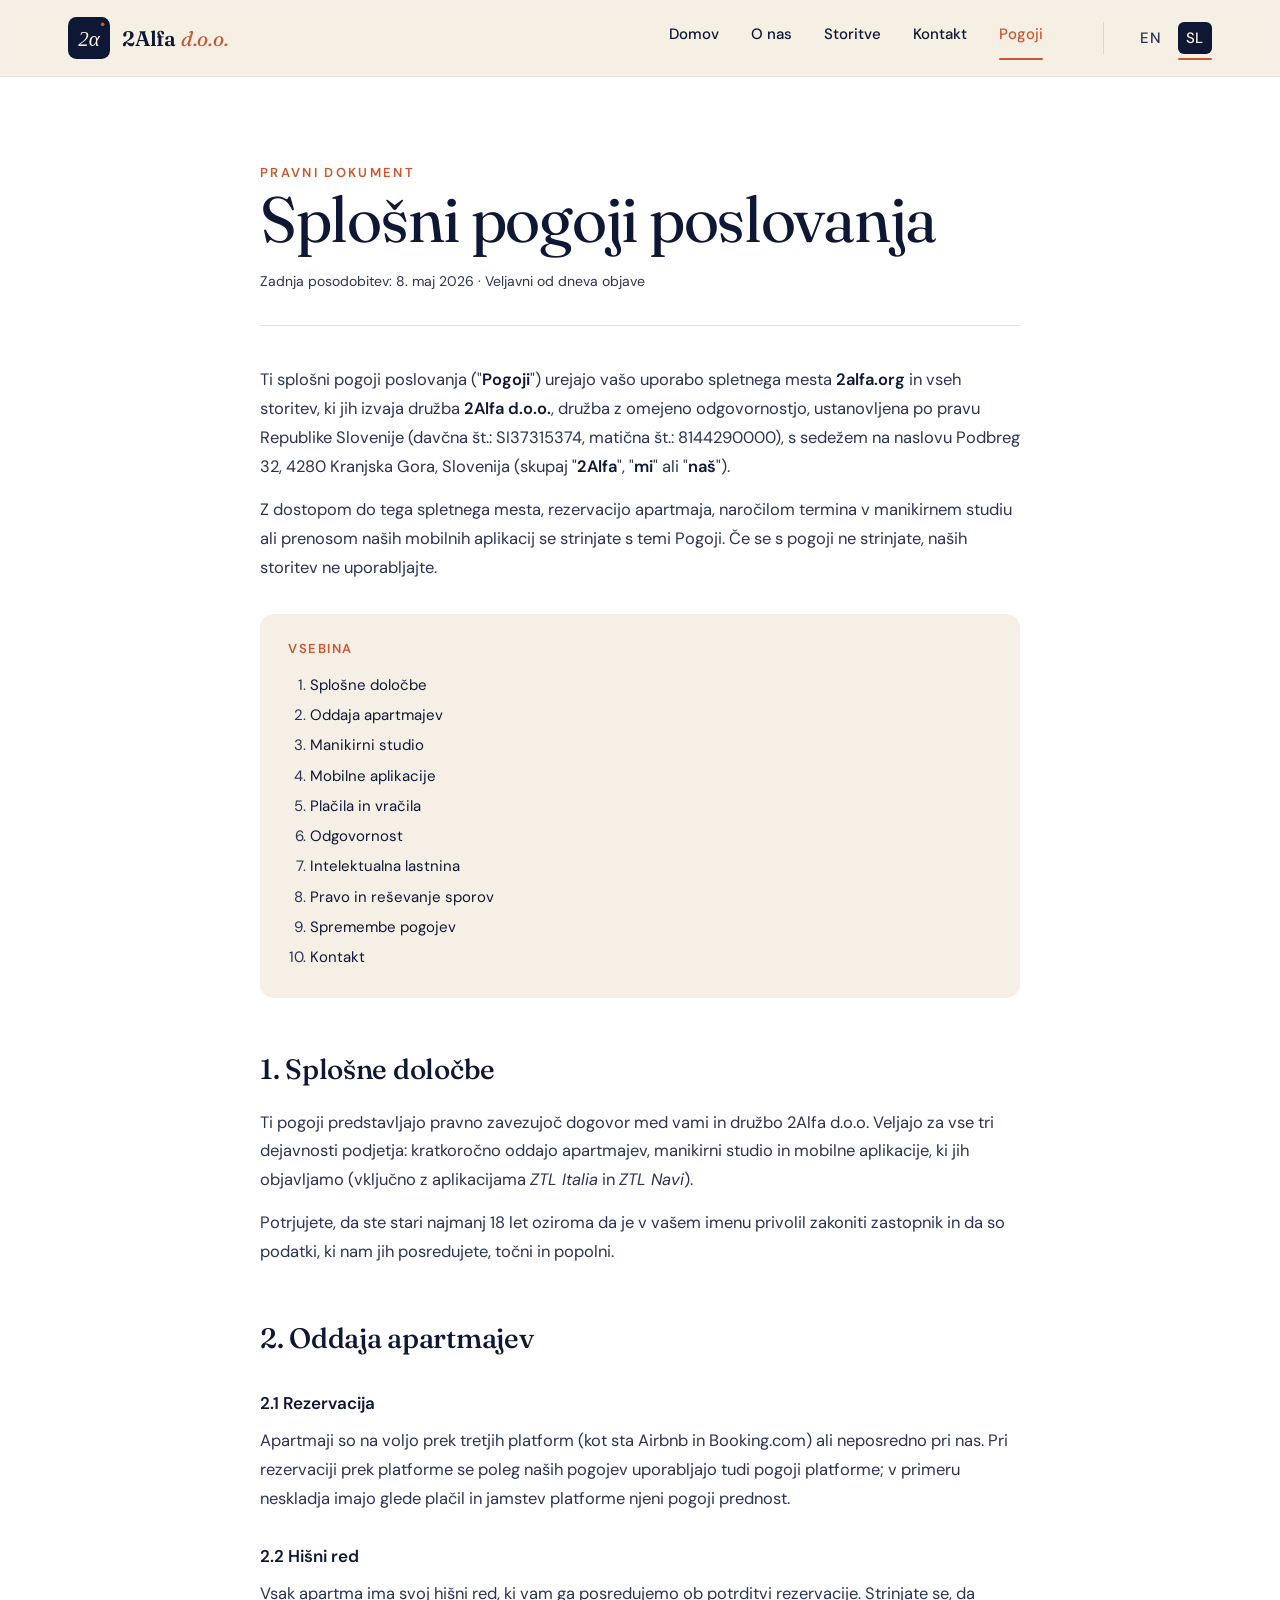
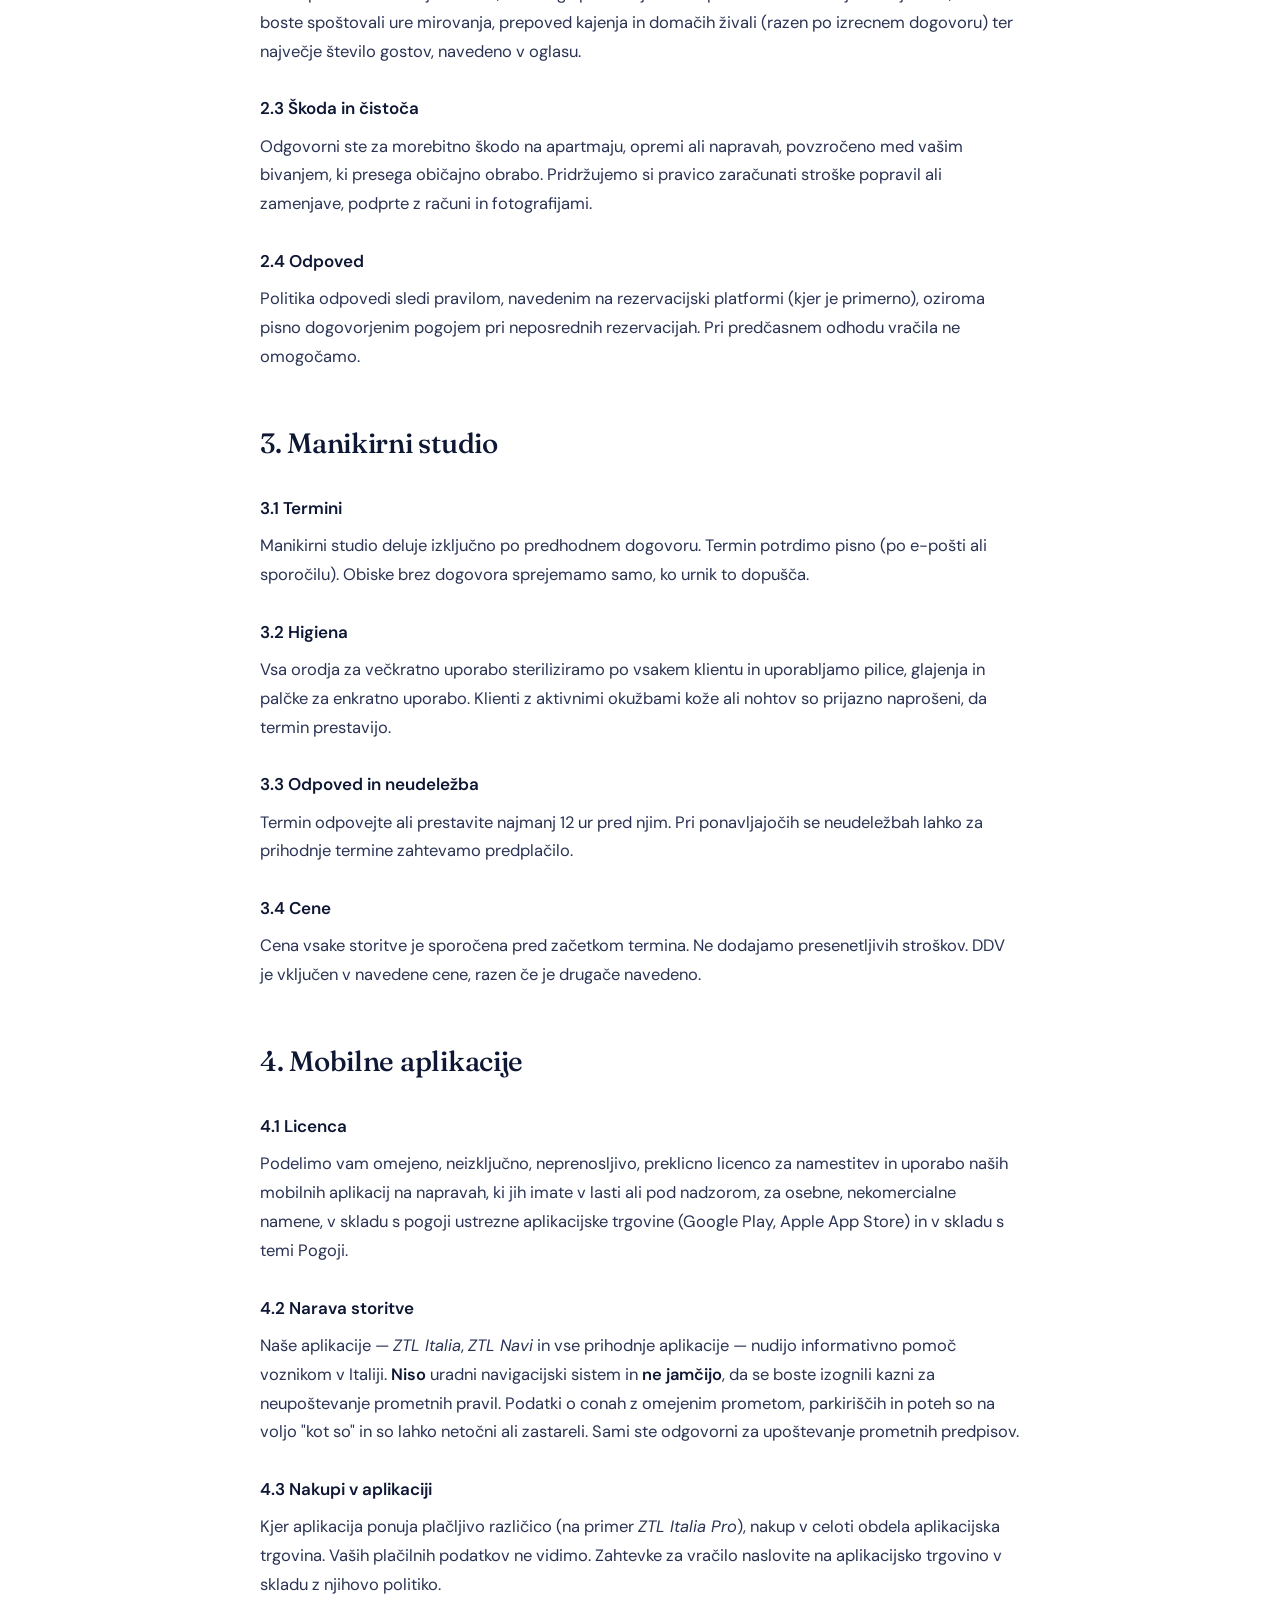
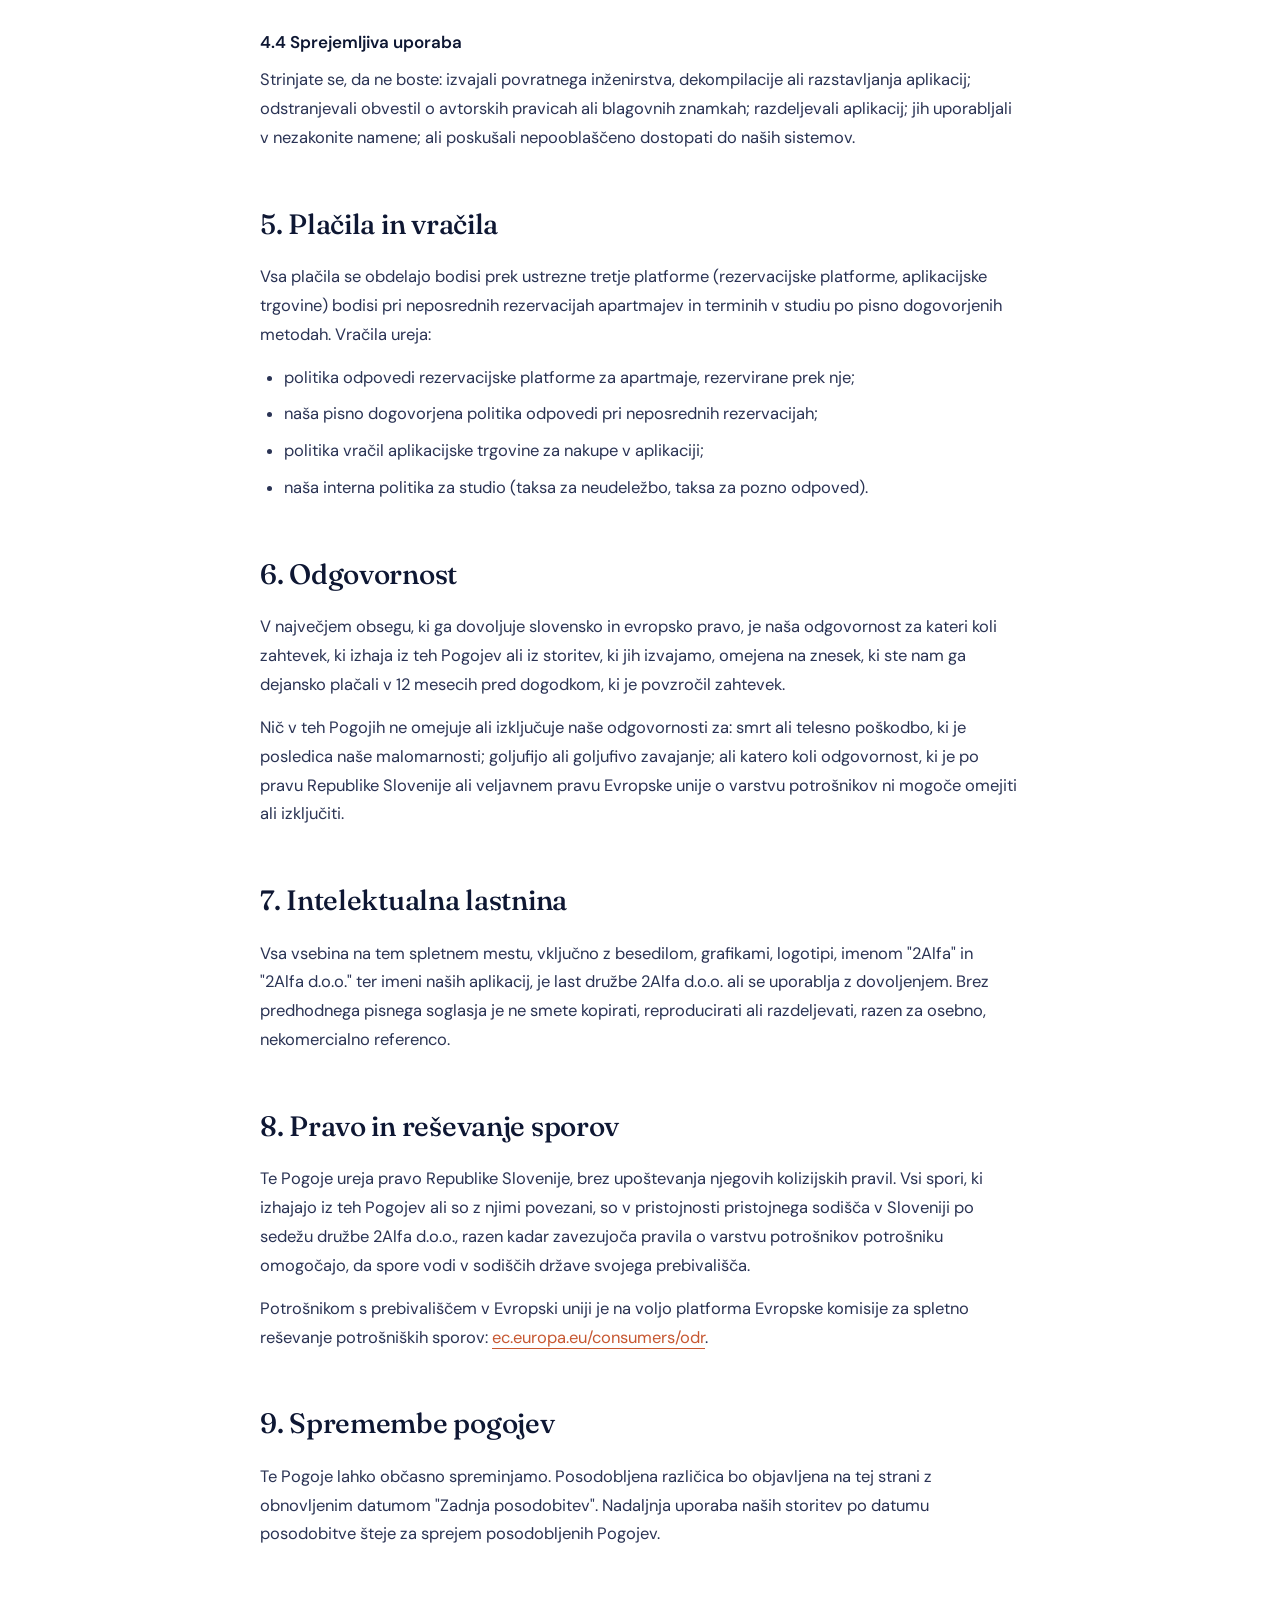
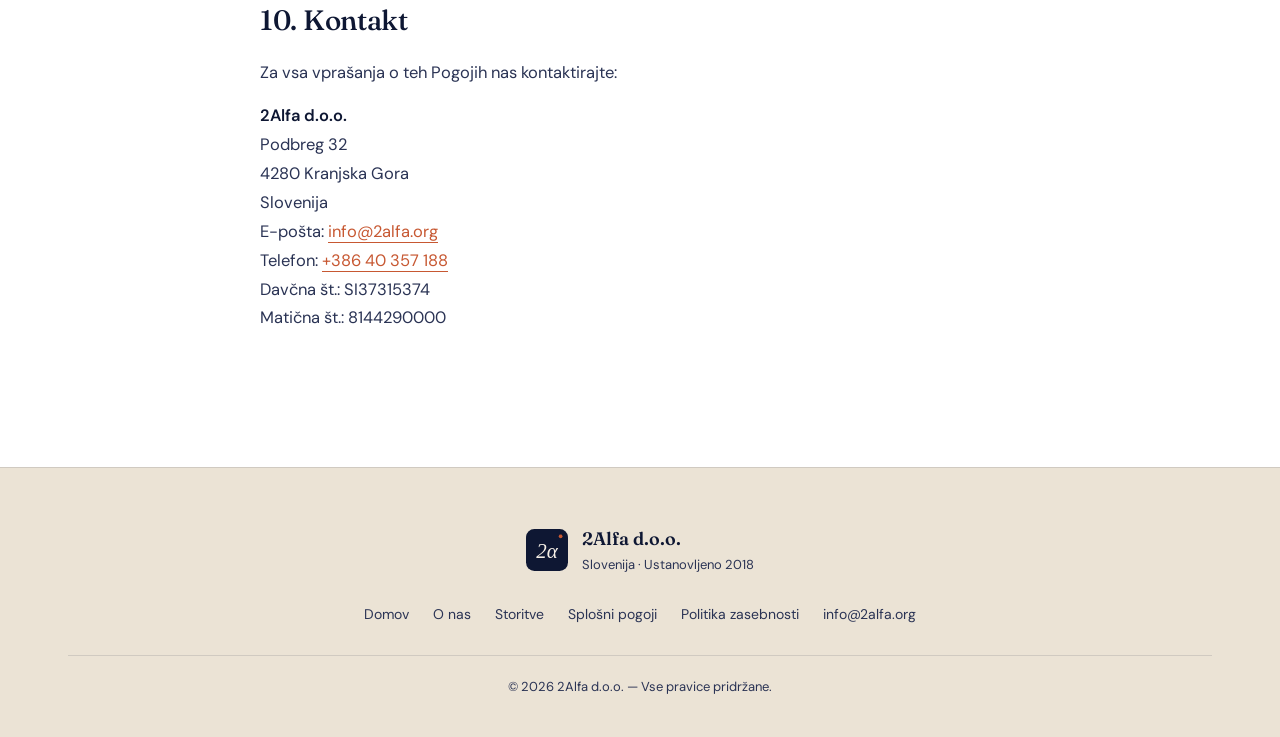
<file: sl/terms.html>
<!DOCTYPE html>
<html lang="sl">
<head>
  <meta charset="UTF-8">
  <meta name="viewport" content="width=device-width, initial-scale=1.0">
  <title>Splošni pogoji poslovanja — 2Alfa d.o.o.</title>
  <meta name="description" content="Splošni pogoji poslovanja družbe 2Alfa d.o.o.">
  <link rel="preconnect" href="https://fonts.googleapis.com">
  <link rel="preconnect" href="https://fonts.gstatic.com" crossorigin>
  <link href="https://fonts.googleapis.com/css2?family=Fraunces:ital,opsz,wght@0,9..144,300;0,9..144,400;0,9..144,500;0,9..144,600;0,9..144,700;1,9..144,400&family=DM+Sans:wght@400;500;600;700&display=swap" rel="stylesheet">
  <link rel="stylesheet" href="../styles.css">
  <link rel="icon" type="image/svg+xml" href="../assets/favicon.svg">
</head>
<body>

<header class="site-header">
  <div class="container header-inner">
    <a href="index.html" class="brand">
      <img src="../assets/logo-mark.svg" alt="2Alfa d.o.o." class="brand-mark">
      <span class="brand-name">2Alfa <em>d.o.o.</em></span>
    </a>
    <nav class="site-nav" aria-label="Glavna navigacija">
      <a href="index.html">Domov</a>
      <a href="about.html">O nas</a>
      <a href="index.html#services">Storitve</a>
      <a href="index.html#contact">Kontakt</a>
      <a href="terms.html" class="active">Pogoji</a>
      <span class="lang-switch">
        <a href="../terms.html">EN</a>
        <a href="#" class="active">SL</a>
      </span>
    </nav>
  </div>
</header>

<main>

<section class="legal-page">
  <div class="container">
    <div class="legal-inner">

      <span class="legal-eyebrow">Pravni dokument</span>
      <h1 class="legal-title">Splošni pogoji poslovanja</h1>
      <div class="legal-meta">
        Zadnja posodobitev: 8. maj 2026 · Veljavni od dneva objave
      </div>

      <div class="legal-content">

        <p>
          Ti splošni pogoji poslovanja ("<strong>Pogoji</strong>") urejajo
          vašo uporabo spletnega mesta <strong>2alfa.org</strong> in vseh
          storitev, ki jih izvaja družba <strong>2Alfa d.o.o.</strong>,
          družba z omejeno odgovornostjo, ustanovljena po pravu Republike
          Slovenije (davčna št.: SI37315374, matična št.: 8144290000), s
          sedežem na naslovu Podbreg 32, 4280 Kranjska Gora, Slovenija
          (skupaj "<strong>2Alfa</strong>", "<strong>mi</strong>" ali
          "<strong>naš</strong>").
        </p>

        <p>
          Z dostopom do tega spletnega mesta, rezervacijo apartmaja, naročilom
          termina v manikirnem studiu ali prenosom naših mobilnih aplikacij
          se strinjate s temi Pogoji. Če se s pogoji ne strinjate, naših
          storitev ne uporabljajte.
        </p>

        <div class="legal-toc">
          <strong>Vsebina</strong>
          <ol>
            <li><a href="#general">Splošne določbe</a></li>
            <li><a href="#rentals">Oddaja apartmajev</a></li>
            <li><a href="#salon">Manikirni studio</a></li>
            <li><a href="#apps">Mobilne aplikacije</a></li>
            <li><a href="#payments">Plačila in vračila</a></li>
            <li><a href="#liability">Odgovornost</a></li>
            <li><a href="#ip">Intelektualna lastnina</a></li>
            <li><a href="#disputes">Pravo in reševanje sporov</a></li>
            <li><a href="#changes">Spremembe pogojev</a></li>
            <li><a href="#contact">Kontakt</a></li>
          </ol>
        </div>

        <h2 id="general">1. Splošne določbe</h2>
        <p>
          Ti pogoji predstavljajo pravno zavezujoč dogovor med vami in družbo
          2Alfa d.o.o. Veljajo za vse tri dejavnosti podjetja: kratkoročno
          oddajo apartmajev, manikirni studio in mobilne aplikacije, ki jih
          objavljamo (vključno z aplikacijama <em>ZTL Italia</em> in
          <em>ZTL Navi</em>).
        </p>
        <p>
          Potrjujete, da ste stari najmanj 18 let oziroma da je v vašem
          imenu privolil zakoniti zastopnik in da so podatki, ki nam jih
          posredujete, točni in popolni.
        </p>

        <h2 id="rentals">2. Oddaja apartmajev</h2>

        <h3>2.1 Rezervacija</h3>
        <p>
          Apartmaji so na voljo prek tretjih platform (kot sta Airbnb in
          Booking.com) ali neposredno pri nas. Pri rezervaciji prek platforme
          se poleg naših pogojev uporabljajo tudi pogoji platforme; v primeru
          neskladja imajo glede plačil in jamstev platforme njeni pogoji
          prednost.
        </p>

        <h3>2.2 Hišni red</h3>
        <p>
          Vsak apartma ima svoj hišni red, ki vam ga posredujemo ob potrditvi
          rezervacije. Strinjate se, da boste spoštovali ure mirovanja,
          prepoved kajenja in domačih živali (razen po izrecnem dogovoru) ter
          največje število gostov, navedeno v oglasu.
        </p>

        <h3>2.3 Škoda in čistoča</h3>
        <p>
          Odgovorni ste za morebitno škodo na apartmaju, opremi ali napravah,
          povzročeno med vašim bivanjem, ki presega običajno obrabo. Pridržujemo
          si pravico zaračunati stroške popravil ali zamenjave, podprte z
          računi in fotografijami.
        </p>

        <h3>2.4 Odpoved</h3>
        <p>
          Politika odpovedi sledi pravilom, navedenim na rezervacijski
          platformi (kjer je primerno), oziroma pisno dogovorjenim pogojem
          pri neposrednih rezervacijah. Pri predčasnem odhodu vračila ne
          omogočamo.
        </p>

        <h2 id="salon">3. Manikirni studio</h2>

        <h3>3.1 Termini</h3>
        <p>
          Manikirni studio deluje izključno po predhodnem dogovoru. Termin
          potrdimo pisno (po e-pošti ali sporočilu). Obiske brez dogovora
          sprejemamo samo, ko urnik to dopušča.
        </p>

        <h3>3.2 Higiena</h3>
        <p>
          Vsa orodja za večkratno uporabo steriliziramo po vsakem klientu in
          uporabljamo pilice, glajenja in palčke za enkratno uporabo. Klienti
          z aktivnimi okužbami kože ali nohtov so prijazno naprošeni, da
          termin prestavijo.
        </p>

        <h3>3.3 Odpoved in neudeležba</h3>
        <p>
          Termin odpovejte ali prestavite najmanj 12 ur pred njim. Pri
          ponavljajočih se neudeležbah lahko za prihodnje termine zahtevamo
          predplačilo.
        </p>

        <h3>3.4 Cene</h3>
        <p>
          Cena vsake storitve je sporočena pred začetkom termina. Ne dodajamo
          presenetljivih stroškov. DDV je vključen v navedene cene, razen
          če je drugače navedeno.
        </p>

        <h2 id="apps">4. Mobilne aplikacije</h2>

        <h3>4.1 Licenca</h3>
        <p>
          Podelimo vam omejeno, neizključno, neprenosljivo, preklicno licenco
          za namestitev in uporabo naših mobilnih aplikacij na napravah, ki
          jih imate v lasti ali pod nadzorom, za osebne, nekomercialne namene,
          v skladu s pogoji ustrezne aplikacijske trgovine (Google Play, Apple
          App Store) in v skladu s temi Pogoji.
        </p>

        <h3>4.2 Narava storitve</h3>
        <p>
          Naše aplikacije — <em>ZTL Italia</em>, <em>ZTL Navi</em> in vse
          prihodnje aplikacije — nudijo informativno pomoč voznikom v
          Italiji. <strong>Niso</strong> uradni navigacijski sistem in
          <strong>ne jamčijo</strong>, da se boste izognili kazni za
          neupoštevanje prometnih pravil. Podatki o conah z omejenim prometom,
          parkiriščih in poteh so na voljo "kot so" in so lahko netočni ali
          zastareli. Sami ste odgovorni za upoštevanje prometnih predpisov.
        </p>

        <h3>4.3 Nakupi v aplikaciji</h3>
        <p>
          Kjer aplikacija ponuja plačljivo različico (na primer
          <em>ZTL Italia Pro</em>), nakup v celoti obdela aplikacijska
          trgovina. Vaših plačilnih podatkov ne vidimo. Zahtevke za vračilo
          naslovite na aplikacijsko trgovino v skladu z njihovo politiko.
        </p>

        <h3>4.4 Sprejemljiva uporaba</h3>
        <p>
          Strinjate se, da ne boste: izvajali povratnega inženirstva,
          dekompilacije ali razstavljanja aplikacij; odstranjevali obvestil
          o avtorskih pravicah ali blagovnih znamkah; razdeljevali aplikacij;
          jih uporabljali v nezakonite namene; ali poskušali nepooblaščeno
          dostopati do naših sistemov.
        </p>

        <h2 id="payments">5. Plačila in vračila</h2>
        <p>
          Vsa plačila se obdelajo bodisi prek ustrezne tretje platforme
          (rezervacijske platforme, aplikacijske trgovine) bodisi pri
          neposrednih rezervacijah apartmajev in terminih v studiu po pisno
          dogovorjenih metodah. Vračila ureja:
        </p>
        <ul>
          <li>politika odpovedi rezervacijske platforme za apartmaje, rezervirane prek nje;</li>
          <li>naša pisno dogovorjena politika odpovedi pri neposrednih rezervacijah;</li>
          <li>politika vračil aplikacijske trgovine za nakupe v aplikaciji;</li>
          <li>naša interna politika za studio (taksa za neudeležbo, taksa za pozno odpoved).</li>
        </ul>

        <h2 id="liability">6. Odgovornost</h2>
        <p>
          V največjem obsegu, ki ga dovoljuje slovensko in evropsko pravo, je
          naša odgovornost za kateri koli zahtevek, ki izhaja iz teh Pogojev
          ali iz storitev, ki jih izvajamo, omejena na znesek, ki ste nam ga
          dejansko plačali v 12 mesecih pred dogodkom, ki je povzročil
          zahtevek.
        </p>
        <p>
          Nič v teh Pogojih ne omejuje ali izključuje naše odgovornosti za:
          smrt ali telesno poškodbo, ki je posledica naše malomarnosti;
          goljufijo ali goljufivo zavajanje; ali katero koli odgovornost, ki
          je po pravu Republike Slovenije ali veljavnem pravu Evropske unije
          o varstvu potrošnikov ni mogoče omejiti ali izključiti.
        </p>

        <h2 id="ip">7. Intelektualna lastnina</h2>
        <p>
          Vsa vsebina na tem spletnem mestu, vključno z besedilom, grafikami,
          logotipi, imenom "2Alfa" in "2Alfa d.o.o." ter imeni naših aplikacij,
          je last družbe 2Alfa d.o.o. ali se uporablja z dovoljenjem. Brez
          predhodnega pisnega soglasja je ne smete kopirati, reproducirati ali
          razdeljevati, razen za osebno, nekomercialno referenco.
        </p>

        <h2 id="disputes">8. Pravo in reševanje sporov</h2>
        <p>
          Te Pogoje ureja pravo Republike Slovenije, brez upoštevanja njegovih
          kolizijskih pravil. Vsi spori, ki izhajajo iz teh Pogojev ali so z
          njimi povezani, so v pristojnosti pristojnega sodišča v Sloveniji
          po sedežu družbe 2Alfa d.o.o., razen kadar zavezujoča pravila o
          varstvu potrošnikov potrošniku omogočajo, da spore vodi v sodiščih
          države svojega prebivališča.
        </p>
        <p>
          Potrošnikom s prebivališčem v Evropski uniji je na voljo platforma
          Evropske komisije za spletno reševanje potrošniških sporov:
          <a href="https://ec.europa.eu/consumers/odr" target="_blank" rel="noopener">ec.europa.eu/consumers/odr</a>.
        </p>

        <h2 id="changes">9. Spremembe pogojev</h2>
        <p>
          Te Pogoje lahko občasno spreminjamo. Posodobljena različica bo
          objavljena na tej strani z obnovljenim datumom "Zadnja posodobitev".
          Nadaljnja uporaba naših storitev po datumu posodobitve šteje za
          sprejem posodobljenih Pogojev.
        </p>

        <h2 id="contact">10. Kontakt</h2>
        <p>
          Za vsa vprašanja o teh Pogojih nas kontaktirajte:
        </p>
        <p>
          <strong>2Alfa d.o.o.</strong><br>
          Podbreg 32<br>
          4280 Kranjska Gora<br>
          Slovenija<br>
          E-pošta: <a href="mailto:info@2alfa.org">info@2alfa.org</a><br>
          Telefon: <a href="tel:+38640357188">+386 40 357 188</a><br>
          Davčna št.: SI37315374<br>
          Matična št.: 8144290000
        </p>

      </div>
    </div>
  </div>
</section>

</main>

<footer class="site-footer">
  <div class="container footer-inner">
    <div class="footer-brand">
      <img src="../assets/logo-mark.svg" alt="2Alfa d.o.o." class="brand-mark">
      <div>
        <strong>2Alfa d.o.o.</strong>
        <span>Slovenija · Ustanovljeno 2018</span>
      </div>
    </div>
    <nav class="footer-nav" aria-label="Footer">
      <a href="index.html">Domov</a>
      <a href="about.html">O nas</a>
      <a href="index.html#services">Storitve</a>
      <a href="terms.html">Splošni pogoji</a>
      <a href="privacy.html">Politika zasebnosti</a>
      <a href="mailto:info@2alfa.org">info@2alfa.org</a>
    </nav>
    <div class="footer-base">
      © 2026 2Alfa d.o.o. — Vse pravice pridržane.
    </div>
  </div>
</footer>

</body>
</html>
</file>
<file: styles.css>
/* ==========================================================
   2Alfa d.o.o. — corporate site styles
   Mediterranean editorial: deep navy + terracotta + cream
   ========================================================== */

:root {
  --ink:        #0E1733;
  --ink-soft:   #2A3354;
  --cream:      #F5EFE6;
  --cream-deep: #EBE3D5;
  --paper:      #FFFFFF;
  --terra:      #C75832;
  --terra-deep: #A8421F;
  --olive:      #6B7A4F;
  --gold:       #D4A24C;
  --line:       rgba(14, 23, 51, 0.12);
  --line-soft:  rgba(14, 23, 51, 0.06);

  --serif: 'Fraunces', 'Cormorant Garamond', Georgia, serif;
  --sans:  'DM Sans', -apple-system, BlinkMacSystemFont, sans-serif;

  --radius: 14px;
  --radius-lg: 22px;
}

* { box-sizing: border-box; margin: 0; padding: 0; }

html { scroll-behavior: smooth; }

body {
  font-family: var(--sans);
  font-size: 17px;
  line-height: 1.65;
  color: var(--ink);
  background: var(--cream);
  -webkit-font-smoothing: antialiased;
  -moz-osx-font-smoothing: grayscale;
}

a { color: inherit; text-decoration: none; }

img { max-width: 100%; display: block; }

.container {
  width: 100%;
  max-width: 1200px;
  margin: 0 auto;
  padding: 0 28px;
}

/* ---------- HEADER ---------- */
.site-header {
  position: sticky;
  top: 0;
  z-index: 50;
  background: rgba(245, 239, 230, 0.85);
  backdrop-filter: saturate(180%) blur(14px);
  -webkit-backdrop-filter: saturate(180%) blur(14px);
  border-bottom: 1px solid var(--line-soft);
}

.header-inner {
  display: flex;
  align-items: center;
  justify-content: space-between;
  height: 76px;
}

.brand {
  display: flex;
  align-items: center;
  gap: 12px;
  font-family: var(--serif);
}

.brand-mark {
  display: block;
  width: 42px;
  height: 42px;
  flex-shrink: 0;
}

.brand-name {
  font-size: 21px;
  font-weight: 600;
  letter-spacing: -0.01em;
}

.brand-name em {
  font-style: italic;
  font-weight: 400;
  color: var(--terra);
}

.site-nav {
  display: flex;
  gap: 32px;
}

.site-nav a {
  font-size: 15px;
  font-weight: 500;
  color: var(--ink);
  position: relative;
  transition: color 0.2s ease;
}

.site-nav a:hover { color: var(--terra); }
.site-nav a.active { color: var(--terra); }

.site-nav a.active::after {
  content: '';
  position: absolute;
  left: 0;
  right: 0;
  bottom: -6px;
  height: 2px;
  background: var(--terra);
  border-radius: 2px;
}

/* ---------- LANGUAGE SWITCH ---------- */
.lang-switch {
  display: inline-flex;
  align-items: center;
  gap: 8px;
  margin-left: 28px;
  padding-left: 28px;
  border-left: 1px solid var(--line);
  font-size: 13px;
  font-weight: 600;
  letter-spacing: 0.05em;
  text-transform: uppercase;
}

.lang-switch a {
  padding: 4px 8px;
  border-radius: 6px;
  color: var(--ink-soft);
  transition: all 0.2s ease;
}

.lang-switch a.active {
  background: var(--ink);
  color: var(--cream);
}

.lang-switch a:not(.active):hover {
  color: var(--terra);
}

/* ---------- HERO ---------- */
.hero {
  position: relative;
  padding: 110px 0 130px;
  overflow: hidden;
}

.hero-decor {
  position: absolute;
  inset: 0;
  pointer-events: none;
  z-index: 0;
}

.hero-blob {
  position: absolute;
  border-radius: 50%;
  filter: blur(80px);
  opacity: 0.55;
}

.blob-1 {
  width: 480px; height: 480px;
  background: var(--terra);
  top: -120px; right: -120px;
  opacity: 0.32;
}

.blob-2 {
  width: 380px; height: 380px;
  background: var(--gold);
  bottom: -80px; left: -80px;
  opacity: 0.28;
}

.blob-3 {
  width: 300px; height: 300px;
  background: var(--olive);
  top: 40%; right: 30%;
  opacity: 0.18;
}

.hero-inner {
  position: relative;
  z-index: 1;
  max-width: 920px;
}

.hero-eyebrow {
  display: inline-flex;
  align-items: center;
  gap: 10px;
  padding: 8px 16px;
  background: var(--paper);
  border: 1px solid var(--line);
  border-radius: 100px;
  font-size: 13px;
  font-weight: 500;
  color: var(--ink-soft);
  letter-spacing: 0.02em;
  text-transform: uppercase;
  margin-bottom: 32px;
}

.hero-eyebrow .dot {
  width: 8px; height: 8px;
  background: var(--terra);
  border-radius: 50%;
}

.hero-title {
  font-family: var(--serif);
  font-size: clamp(48px, 8vw, 96px);
  font-weight: 400;
  line-height: 1.02;
  letter-spacing: -0.03em;
  margin-bottom: 32px;
  color: var(--ink);
}

.hero-title em {
  font-style: italic;
  color: var(--terra);
  font-weight: 300;
}

.hero-lead {
  font-size: clamp(18px, 2vw, 22px);
  line-height: 1.55;
  color: var(--ink-soft);
  max-width: 680px;
  margin-bottom: 44px;
}

.hero-cta {
  display: flex;
  gap: 16px;
  flex-wrap: wrap;
}

.btn {
  display: inline-flex;
  align-items: center;
  gap: 8px;
  padding: 14px 28px;
  border-radius: 100px;
  font-size: 15px;
  font-weight: 600;
  letter-spacing: 0.01em;
  transition: all 0.25s ease;
  border: 1.5px solid transparent;
}

.btn-primary {
  background: var(--ink);
  color: var(--cream);
}

.btn-primary:hover {
  background: var(--terra);
  transform: translateY(-1px);
}

.btn-ghost {
  background: transparent;
  color: var(--ink);
  border-color: var(--line);
}

.btn-ghost:hover {
  border-color: var(--ink);
  background: var(--paper);
}

/* ---------- SECTION HEADERS ---------- */
.section-head {
  margin-bottom: 64px;
  max-width: 720px;
}

.section-label {
  display: inline-block;
  font-family: var(--sans);
  font-size: 12px;
  font-weight: 600;
  letter-spacing: 0.18em;
  text-transform: uppercase;
  color: var(--terra);
  margin-bottom: 16px;
}

.section-title {
  font-family: var(--serif);
  font-size: clamp(36px, 5vw, 56px);
  font-weight: 400;
  line-height: 1.1;
  letter-spacing: -0.02em;
  color: var(--ink);
}

/* ---------- SERVICES ---------- */
.services {
  padding: 100px 0;
  background: var(--paper);
  border-top: 1px solid var(--line-soft);
  border-bottom: 1px solid var(--line-soft);
}

.service-grid {
  display: grid;
  grid-template-columns: repeat(3, 1fr);
  gap: 28px;
}

.service-card {
  background: var(--cream);
  border-radius: var(--radius-lg);
  overflow: hidden;
  display: flex;
  flex-direction: column;
  transition: transform 0.3s ease, box-shadow 0.3s ease;
  border: 1px solid var(--line-soft);
}

.service-card:hover {
  transform: translateY(-4px);
  box-shadow: 0 20px 60px -20px rgba(14, 23, 51, 0.18);
}

.service-image {
  position: relative;
  aspect-ratio: 4 / 3;
  background-size: cover;
  background-position: center;
  background-color: var(--ink-soft);
}

.service-image::after {
  content: '';
  position: absolute;
  inset: 0;
  background: linear-gradient(180deg, rgba(14, 23, 51, 0) 50%, rgba(14, 23, 51, 0.5) 100%);
}

.service-tag {
  position: absolute;
  top: 18px;
  left: 18px;
  z-index: 1;
  padding: 6px 14px;
  background: var(--paper);
  color: var(--ink);
  font-size: 12px;
  font-weight: 600;
  letter-spacing: 0.05em;
  text-transform: uppercase;
  border-radius: 100px;
}

.service-body {
  padding: 32px 28px 36px;
  flex: 1;
  display: flex;
  flex-direction: column;
}

.service-title {
  font-family: var(--serif);
  font-size: 26px;
  font-weight: 500;
  line-height: 1.2;
  letter-spacing: -0.01em;
  margin-bottom: 14px;
  color: var(--ink);
}

.service-text {
  color: var(--ink-soft);
  margin-bottom: 22px;
  font-size: 15.5px;
  line-height: 1.6;
}

.service-list {
  list-style: none;
  display: flex;
  flex-direction: column;
  gap: 10px;
  margin-top: auto;
  padding-top: 20px;
  border-top: 1px solid var(--line-soft);
}

.service-list li {
  position: relative;
  padding-left: 22px;
  font-size: 14.5px;
  color: var(--ink-soft);
  line-height: 1.5;
}

.service-list li::before {
  content: '';
  position: absolute;
  left: 0;
  top: 9px;
  width: 12px;
  height: 2px;
  background: var(--terra);
}

.service-list a {
  color: var(--terra);
  font-weight: 600;
  border-bottom: 1px solid transparent;
  transition: border-color 0.2s ease;
}
.service-list a:hover { border-color: var(--terra); }

/* ---------- ABOUT BRIEF ---------- */
.about-brief {
  padding: 110px 0;
  background: var(--cream);
}

.about-inner {
  display: grid;
  grid-template-columns: 1.2fr 1fr;
  gap: 80px;
  align-items: center;
}

.about-text p {
  color: var(--ink-soft);
  margin-bottom: 18px;
  font-size: 17px;
  line-height: 1.7;
}

.about-text .section-title {
  margin-bottom: 28px;
}

.link-arrow {
  display: inline-flex;
  align-items: center;
  gap: 6px;
  margin-top: 14px;
  color: var(--terra);
  font-weight: 600;
  font-size: 15.5px;
  border-bottom: 1.5px solid var(--terra);
  padding-bottom: 2px;
  transition: gap 0.2s ease;
}

.link-arrow:hover { gap: 12px; }

.about-stats {
  display: grid;
  grid-template-columns: 1fr 1fr;
  gap: 4px;
  background: var(--ink);
  border-radius: var(--radius-lg);
  overflow: hidden;
  padding: 4px;
}

.stat {
  background: var(--ink);
  padding: 36px 28px;
  border-radius: 14px;
  position: relative;
}

.stat-num {
  font-family: var(--serif);
  font-size: 56px;
  font-weight: 400;
  line-height: 1;
  color: var(--gold);
  letter-spacing: -0.03em;
  margin-bottom: 10px;
}

.stat-label {
  color: rgba(245, 239, 230, 0.75);
  font-size: 13.5px;
  line-height: 1.4;
}

/* ---------- CONTACT ---------- */
.contact {
  padding: 110px 0;
  background: var(--ink);
  color: var(--cream);
  position: relative;
  overflow: hidden;
}

.contact::before {
  content: '';
  position: absolute;
  top: -200px; right: -100px;
  width: 500px; height: 500px;
  background: var(--terra);
  border-radius: 50%;
  filter: blur(120px);
  opacity: 0.18;
  pointer-events: none;
}

.contact-inner {
  position: relative;
  z-index: 1;
}

.contact-head {
  text-align: center;
  margin-bottom: 64px;
  max-width: 640px;
  margin-left: auto;
  margin-right: auto;
}

.contact .section-label { color: var(--gold); }
.contact .section-title { color: var(--cream); }

.contact-lead {
  margin-top: 18px;
  color: rgba(245, 239, 230, 0.75);
  font-size: 17px;
}

.contact-cards {
  display: grid;
  grid-template-columns: repeat(4, 1fr);
  gap: 20px;
}

.contact-card {
  background: rgba(245, 239, 230, 0.04);
  border: 1px solid rgba(245, 239, 230, 0.1);
  border-radius: var(--radius);
  padding: 28px 24px;
  text-align: left;
  transition: background 0.2s ease, border-color 0.2s ease;
}

.contact-card:hover {
  background: rgba(245, 239, 230, 0.07);
  border-color: rgba(245, 239, 230, 0.2);
}

.contact-icon {
  width: 38px;
  height: 38px;
  display: flex;
  align-items: center;
  justify-content: center;
  background: var(--terra);
  color: var(--cream);
  border-radius: 10px;
  font-size: 18px;
  margin-bottom: 18px;
}

.contact-label {
  font-size: 12px;
  font-weight: 600;
  text-transform: uppercase;
  letter-spacing: 0.1em;
  color: var(--gold);
  margin-bottom: 10px;
}

.contact-value {
  display: block;
  font-size: 16px;
  line-height: 1.5;
  color: var(--cream);
  font-weight: 500;
  word-break: break-word;
}

a.contact-value { transition: color 0.2s ease; }
a.contact-value:hover { color: var(--gold); }

.contact-hint {
  margin-top: 8px;
  font-size: 12px;
  color: rgba(245, 239, 230, 0.45);
  font-style: italic;
}

.placeholder {
  color: rgba(245, 239, 230, 0.5);
  font-style: italic;
}

/* ---------- FOOTER ---------- */
.site-footer {
  background: var(--cream-deep);
  padding: 56px 0 40px;
  border-top: 1px solid var(--line);
}

.footer-inner {
  display: flex;
  flex-direction: column;
  align-items: center;
  gap: 28px;
  text-align: center;
}

.footer-brand {
  display: flex;
  align-items: center;
  gap: 14px;
}

.footer-brand div {
  text-align: left;
  display: flex;
  flex-direction: column;
}

.footer-brand strong {
  font-family: var(--serif);
  font-size: 18px;
  font-weight: 600;
}

.footer-brand span {
  font-size: 13px;
  color: var(--ink-soft);
}

.footer-nav {
  display: flex;
  flex-wrap: wrap;
  gap: 4px 24px;
  justify-content: center;
}

.footer-nav a {
  font-size: 14px;
  color: var(--ink-soft);
  transition: color 0.2s ease;
}

.footer-nav a:hover { color: var(--terra); }

.footer-base {
  font-size: 13px;
  color: var(--ink-soft);
  padding-top: 20px;
  border-top: 1px solid var(--line);
  width: 100%;
}

/* ---------- LEGAL PAGES ---------- */
.legal-page {
  padding: 80px 0 120px;
  background: var(--paper);
  min-height: 60vh;
}

.legal-inner {
  max-width: 760px;
  margin: 0 auto;
}

.legal-eyebrow {
  font-size: 13px;
  font-weight: 600;
  letter-spacing: 0.18em;
  text-transform: uppercase;
  color: var(--terra);
  margin-bottom: 14px;
}

.legal-title {
  font-family: var(--serif);
  font-size: clamp(40px, 6vw, 64px);
  font-weight: 400;
  line-height: 1.05;
  letter-spacing: -0.02em;
  margin-bottom: 18px;
  color: var(--ink);
}

.legal-meta {
  font-size: 14px;
  color: var(--ink-soft);
  padding-bottom: 32px;
  margin-bottom: 40px;
  border-bottom: 1px solid var(--line);
}

.legal-content h2 {
  font-family: var(--serif);
  font-size: 28px;
  font-weight: 500;
  letter-spacing: -0.01em;
  color: var(--ink);
  margin-top: 48px;
  margin-bottom: 16px;
}

.legal-content h3 {
  font-family: var(--sans);
  font-size: 17px;
  font-weight: 600;
  color: var(--ink);
  margin-top: 28px;
  margin-bottom: 10px;
}

.legal-content p,
.legal-content li {
  font-size: 16.5px;
  line-height: 1.75;
  color: var(--ink-soft);
  margin-bottom: 14px;
}

.legal-content ul, .legal-content ol {
  padding-left: 24px;
  margin-bottom: 14px;
}

.legal-content li { margin-bottom: 8px; }

.legal-content strong { color: var(--ink); font-weight: 600; }

.legal-content a {
  color: var(--terra);
  border-bottom: 1px solid var(--terra);
}

.legal-toc {
  background: var(--cream);
  border-radius: var(--radius);
  padding: 24px 28px;
  margin: 32px 0;
}

.legal-toc strong {
  display: block;
  margin-bottom: 12px;
  font-size: 13px;
  letter-spacing: 0.12em;
  text-transform: uppercase;
  color: var(--terra);
}

.legal-toc ol {
  padding-left: 22px;
  margin: 0;
}

.legal-toc li {
  font-size: 15px;
  margin-bottom: 4px;
}

.legal-toc a {
  color: var(--ink);
  border-bottom: 1px solid transparent;
  transition: border-color 0.2s ease;
}

.legal-toc a:hover { border-color: var(--terra); color: var(--terra); }

/* ---------- ABOUT PAGE ---------- */
.about-hero {
  padding: 100px 0 60px;
  background: var(--cream);
  position: relative;
  overflow: hidden;
}

.about-hero::before {
  content: '';
  position: absolute;
  top: 20%; right: -200px;
  width: 600px; height: 600px;
  background: var(--terra);
  border-radius: 50%;
  filter: blur(140px);
  opacity: 0.18;
  pointer-events: none;
}

.about-hero-inner {
  position: relative;
  z-index: 1;
  max-width: 800px;
}

.about-hero h1 {
  font-family: var(--serif);
  font-size: clamp(42px, 6vw, 72px);
  font-weight: 400;
  line-height: 1.05;
  letter-spacing: -0.025em;
  margin-bottom: 24px;
  color: var(--ink);
}

.about-hero h1 em { font-style: italic; color: var(--terra); }

.about-hero p {
  font-size: 19px;
  line-height: 1.6;
  color: var(--ink-soft);
}

.about-section {
  padding: 80px 0;
  background: var(--paper);
}

.about-section + .about-section {
  border-top: 1px solid var(--line-soft);
}

.about-section h2 {
  font-family: var(--serif);
  font-size: 38px;
  font-weight: 400;
  letter-spacing: -0.02em;
  color: var(--ink);
  margin-bottom: 24px;
}

.about-section p {
  font-size: 17px;
  line-height: 1.75;
  color: var(--ink-soft);
  margin-bottom: 16px;
  max-width: 760px;
}

.legal-table {
  width: 100%;
  border-collapse: collapse;
  margin: 28px 0;
  background: var(--cream);
  border-radius: var(--radius);
  overflow: hidden;
}

.legal-table td {
  padding: 14px 22px;
  font-size: 15.5px;
  border-bottom: 1px solid var(--line-soft);
}

.legal-table tr:last-child td { border-bottom: none; }

.legal-table td:first-child {
  font-weight: 600;
  color: var(--ink);
  width: 40%;
}

.legal-table td:last-child { color: var(--ink-soft); }

/* ---------- RESPONSIVE ---------- */
@media (max-width: 980px) {
  .service-grid { grid-template-columns: 1fr; }
  .contact-cards { grid-template-columns: 1fr 1fr; }
  .about-inner { grid-template-columns: 1fr; gap: 48px; }
  .footer-inner { gap: 22px; }
  .about-stats { grid-template-columns: 1fr 1fr; }
}

@media (max-width: 640px) {
  .container { padding: 0 20px; }
  .site-nav { gap: 16px; }
  .site-nav a { font-size: 14px; }
  .header-inner { height: 64px; }
  .brand-name { font-size: 17px; }
  .brand-mark { width: 36px; height: 36px; }
  .lang-switch { margin-left: 12px; padding-left: 12px; gap: 4px; font-size: 12px; }
  .lang-switch a { padding: 3px 6px; }
  .hero { padding: 70px 0 90px; }
  .services, .about-brief, .contact { padding: 70px 0; }
  .contact-cards { grid-template-columns: 1fr; }
  .about-stats { grid-template-columns: 1fr 1fr; }
  .stat { padding: 26px 20px; }
  .stat-num { font-size: 42px; }
  .legal-page { padding: 60px 0 80px; }
}
</file>
